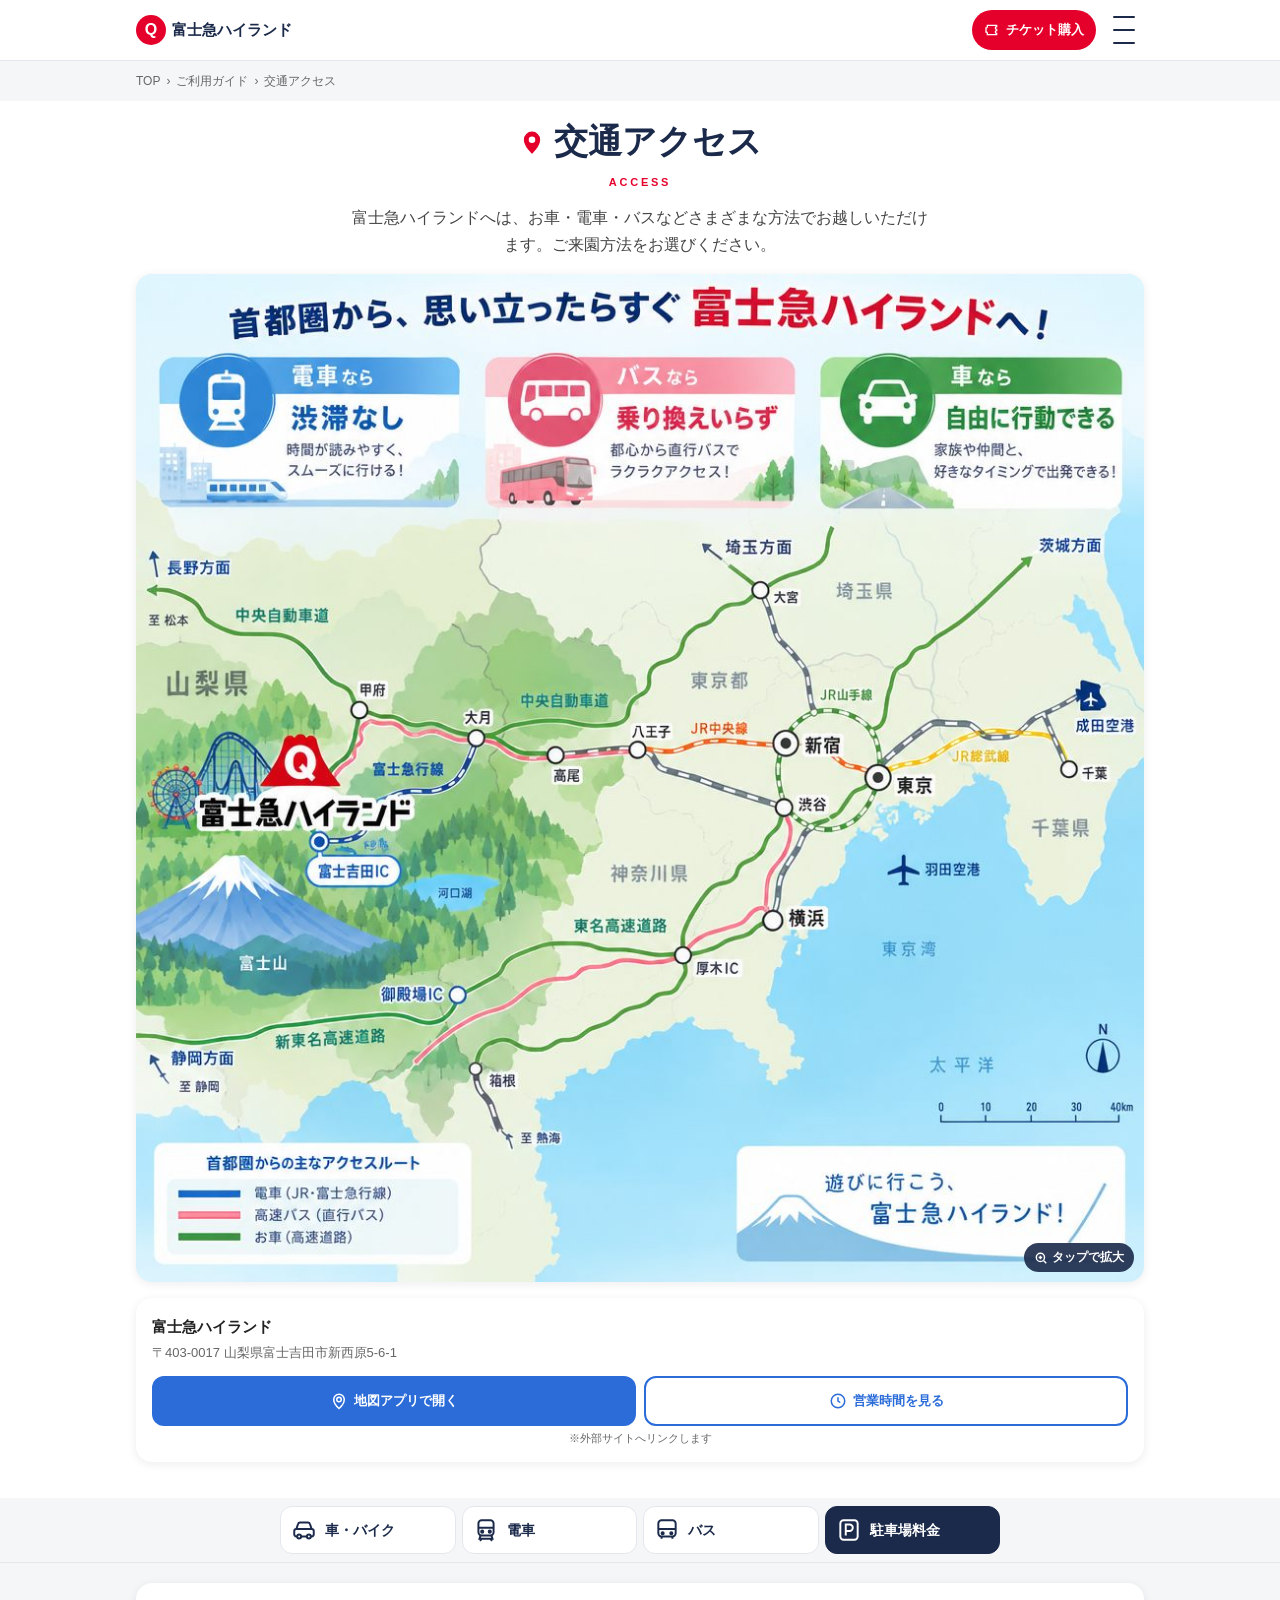
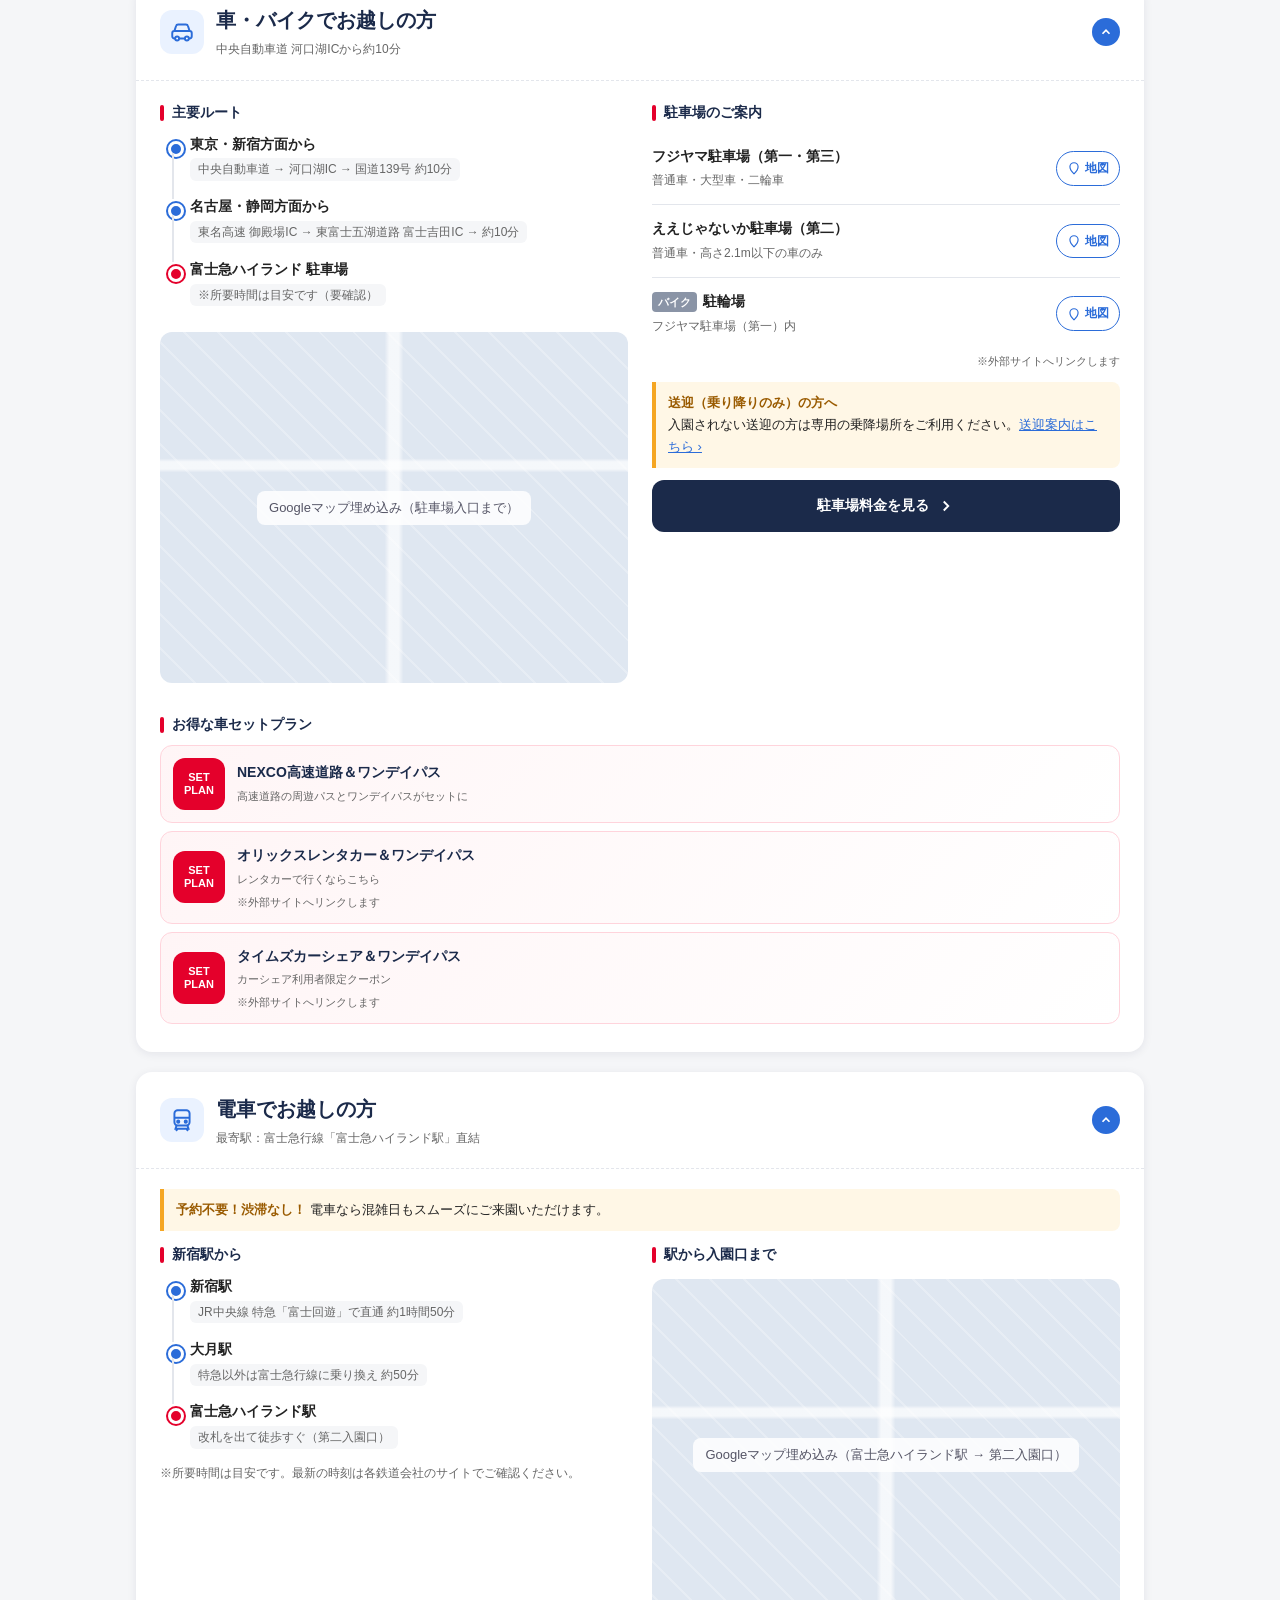
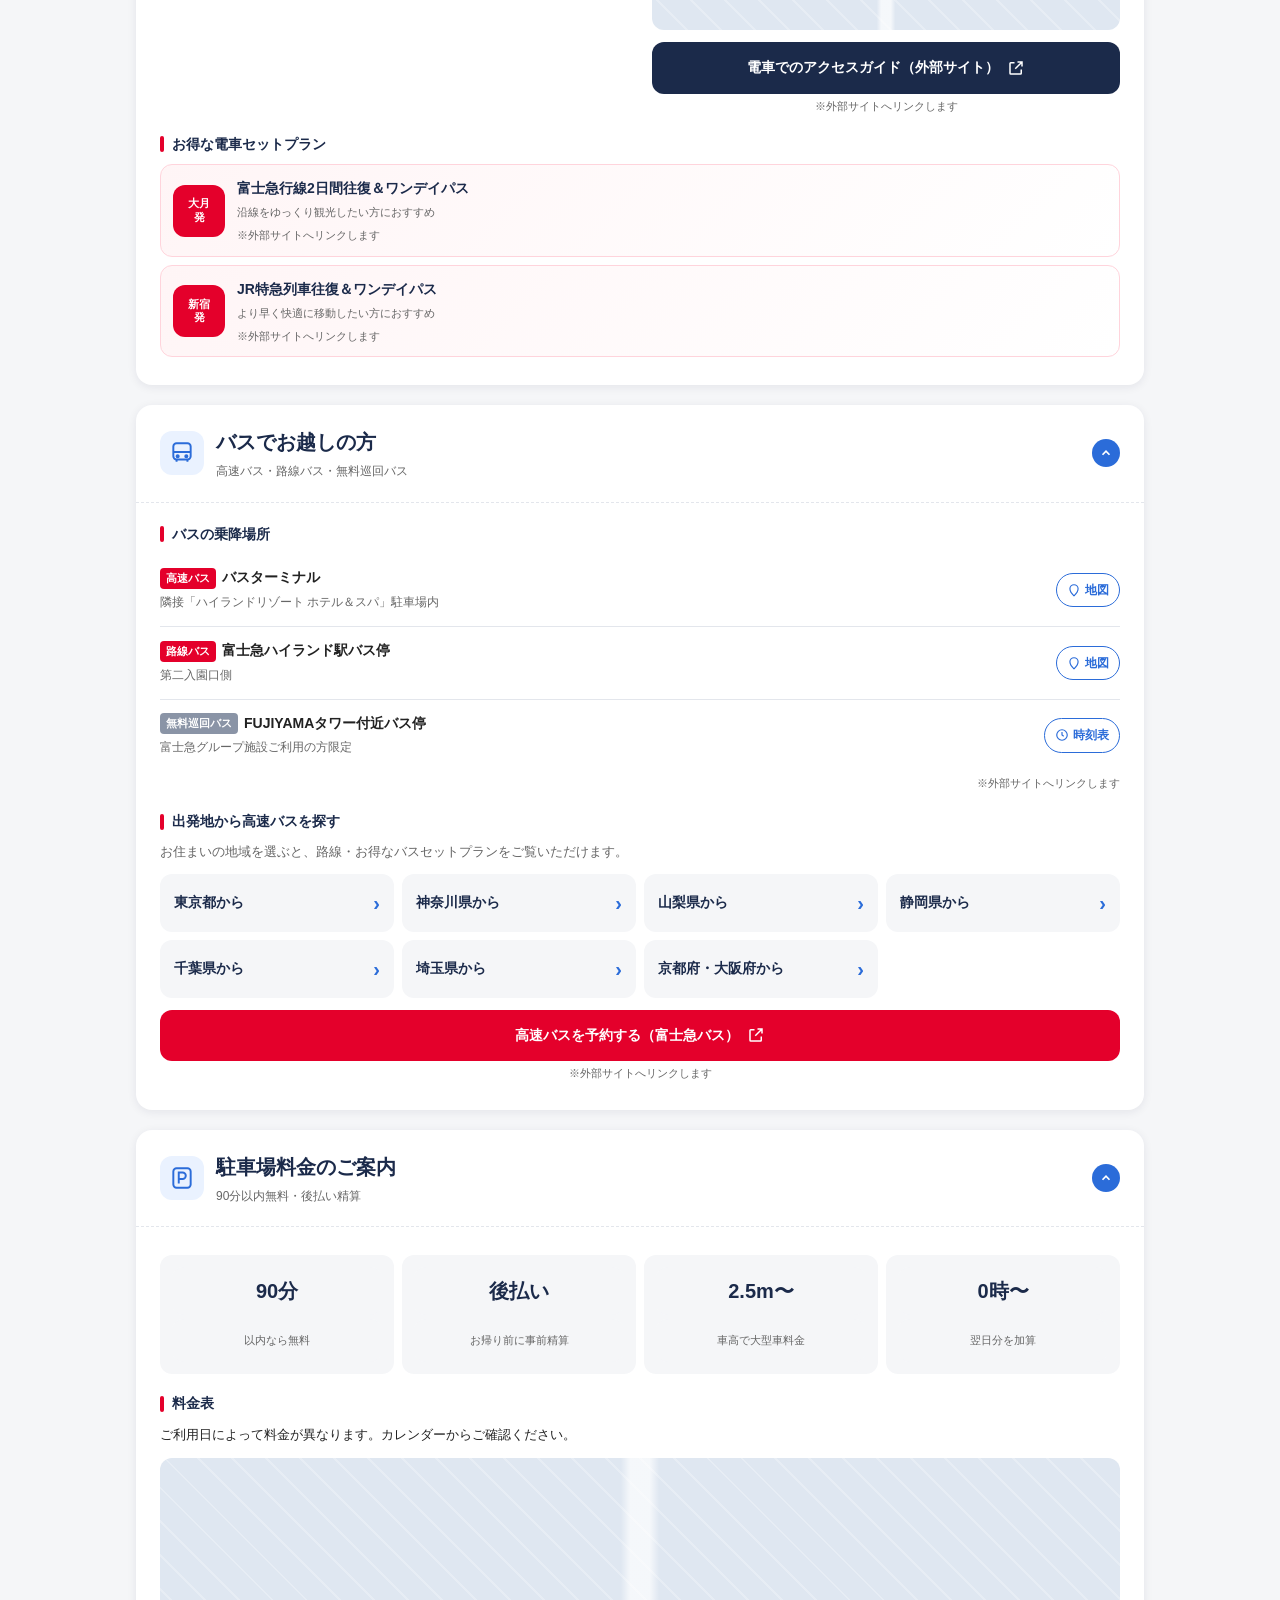
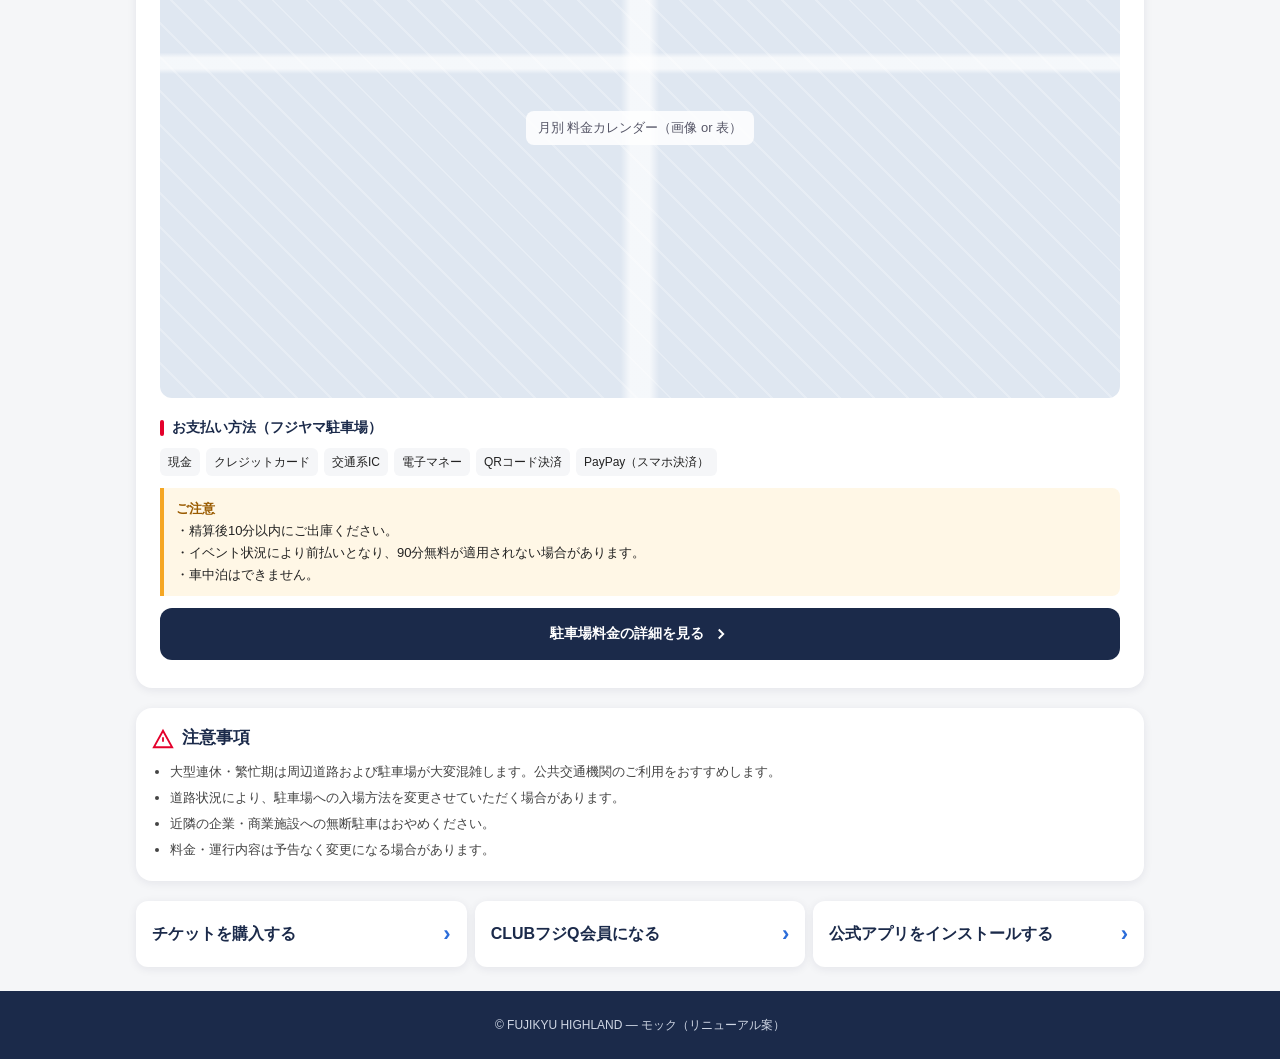
<file: index.html>
<!DOCTYPE html>
<html lang="ja">
<head>
<meta charset="UTF-8">
<meta name="viewport" content="width=device-width, initial-scale=1">
<title>交通アクセス | 富士急ハイランド（リニューアル案モック）</title>
<style>
  :root{
    --red:#e4002b;
    --red-dark:#b80022;
    --navy:#1b2a4a;
    --blue:#2b6cd9;
    --sky:#eaf2ff;
    --ink:#222;
    --muted:#666;
    --line:#e3e6ec;
    --bg:#f5f6f8;
    --card:#fff;
    --radius:16px;
    --shadow:0 2px 10px rgba(20,30,60,.08);
  }
  *{box-sizing:border-box}
  html{scroll-behavior:smooth;scroll-padding-top:120px}
  body{margin:0;font-family:"Hiragino Kaku Gothic ProN","Hiragino Sans","Noto Sans JP","Yu Gothic",Meiryo,sans-serif;color:var(--ink);background:var(--bg);line-height:1.7;-webkit-font-smoothing:antialiased}
  a{color:var(--blue)}
  img{max-width:100%;display:block}
  .container{max-width:1040px;margin:0 auto;padding:0 16px}

  /* ===== header ===== */
  .header{position:sticky;top:0;z-index:50;background:#fff;border-bottom:1px solid var(--line)}
  .header .container{display:flex;align-items:center;justify-content:space-between;height:60px;gap:8px}
  .logo{display:flex;align-items:center;gap:6px;font-weight:800;color:var(--navy);text-decoration:none;font-size:15px;letter-spacing:0;white-space:nowrap}
  .logo .q{width:30px;height:30px;border-radius:50%;background:var(--red);color:#fff;display:grid;place-items:center;font-size:16px;font-weight:900}
  .header-actions{display:flex;align-items:center;gap:8px}
  .btn-ticket{background:var(--red);color:#fff;text-decoration:none;font-weight:700;font-size:13px;padding:9px 12px;border-radius:999px;display:flex;align-items:center;gap:6px;white-space:nowrap}
  .btn-menu{width:40px;height:40px;border:0;background:transparent;display:grid;place-items:center;gap:0;cursor:pointer}
  .btn-menu span{display:block;width:22px;height:2px;background:var(--navy);margin:3px auto;border-radius:2px}

  /* ===== breadcrumb ===== */
  .crumb{font-size:12px;color:var(--muted);padding:10px 0}
  .crumb a{color:var(--muted);text-decoration:none}
  .crumb span{margin:0 6px}

  /* ===== hero ===== */
  .hero{background:#fff;padding:12px 0 20px;text-align:center}
  .hero h1{margin:0;font-size:26px;color:var(--navy);display:flex;align-items:center;justify-content:center;gap:8px}
  .hero h1 .pin{width:28px;height:28px}
  .hero .en{font-size:11px;letter-spacing:.25em;color:var(--red);font-weight:700;margin-top:2px}
  .hero p{margin:12px auto 0;max-width:36em;font-size:14px;color:#444}

  /* ===== key map (first view) ===== */
  .keymap{margin:16px 0 0;position:relative;border-radius:var(--radius);overflow:hidden;box-shadow:var(--shadow);background:#eaf4fb;cursor:zoom-in;display:block;border:0;padding:0;width:100%;font-family:inherit}
  .keymap img{width:100%;height:auto;aspect-ratio:1/1;object-fit:cover;display:block}
  .keymap .zoom{position:absolute;right:10px;bottom:10px;background:rgba(27,42,74,.9);color:#fff;font-size:12px;font-weight:700;padding:6px 10px;border-radius:999px;display:flex;align-items:center;gap:4px}
  .keymap .zoom svg{width:14px;height:14px}
  .lightbox{position:fixed;inset:0;z-index:100;background:rgba(10,15,30,.92);display:none;flex-direction:column}
  .lightbox.is-open{display:flex}
  .lightbox .bar{display:flex;justify-content:space-between;align-items:center;color:#fff;padding:10px 16px;font-size:13px;flex:none}
  .lightbox .close{background:#fff;color:var(--navy);border:0;border-radius:999px;padding:8px 14px;font-weight:800;font-size:13px;font-family:inherit;cursor:pointer}
  .lightbox .scroller{flex:1;overflow:auto;-webkit-overflow-scrolling:touch;touch-action:pan-x pan-y pinch-zoom}
  .lightbox .scroller img{width:max(100%,900px);max-width:none;display:block}
  @media (min-width:900px){.lightbox .scroller img{width:min(100%,1024px);margin:0 auto}}

  /* ===== address card ===== */
  .addr{margin:16px 0;background:var(--card);border-radius:var(--radius);box-shadow:var(--shadow);padding:16px}
  .addr .name{font-weight:700;font-size:15px}
  .addr .text{font-size:13px;color:var(--muted);margin-top:2px}
  .addr .row{display:flex;gap:8px;margin-top:12px}
  .btn{flex:1;display:flex;align-items:center;justify-content:center;gap:6px;padding:12px 6px;border-radius:12px;font-weight:700;font-size:13px;text-decoration:none;border:2px solid transparent;min-height:46px;white-space:nowrap}
  .btn-primary{background:var(--blue);color:#fff}
  .btn-outline{background:#fff;color:var(--blue);border-color:var(--blue)}
  .btn svg{width:18px;height:18px;flex:none}

  /* ===== sticky mode nav ===== */
  .modenav{position:sticky;top:60px;z-index:40;background:rgba(245,246,248,.95);backdrop-filter:blur(6px);padding:8px 0;border-bottom:1px solid var(--line)}
  .modenav ul{list-style:none;margin:0;padding:0;display:grid;grid-template-columns:repeat(4,1fr);gap:6px}
  .modenav a{display:flex;flex-direction:column;align-items:center;gap:2px;padding:8px 4px;border-radius:12px;background:#fff;border:1px solid var(--line);text-decoration:none;color:var(--navy);font-size:11px;font-weight:700;line-height:1.2}
  .modenav a svg{width:26px;height:26px}
  .modenav a.is-active{background:var(--navy);color:#fff;border-color:var(--navy)}

  /* ===== section / accordion cards ===== */
  .section{margin:20px 0}
  details.card{background:var(--card);border-radius:var(--radius);box-shadow:var(--shadow);overflow:hidden;margin-bottom:12px}
  details.card>summary{list-style:none;cursor:pointer;display:flex;align-items:center;gap:12px;padding:16px;font-weight:800;font-size:17px;color:var(--navy);position:relative}
  details.card>summary::-webkit-details-marker{display:none}
  details.card>summary .ic{width:44px;height:44px;border-radius:12px;background:var(--sky);display:grid;place-items:center;flex:none}
  details.card>summary .ic svg{width:26px;height:26px}
  details.card>summary .sub{display:block;font-size:12px;color:var(--muted);font-weight:500;margin-top:2px}
  details.card>summary .arrow{margin-left:auto;width:28px;height:28px;border-radius:50%;background:var(--blue);display:grid;place-items:center;flex:none;transition:transform .25s}
  details.card>summary .arrow svg{width:14px;height:14px}
  details.card[open]>summary .arrow{transform:rotate(180deg)}
  details.card .body{padding:0 16px 20px;border-top:1px dashed var(--line);padding-top:16px}

  h3.lbl{font-size:14px;margin:18px 0 8px;color:var(--navy);display:flex;align-items:center;gap:8px}
  h3.lbl::before{content:"";width:4px;height:16px;background:var(--red);border-radius:2px}
  h3.lbl:first-child{margin-top:0}

  /* route steps */
  .steps{list-style:none;margin:0;padding:0;position:relative}
  .steps li{position:relative;padding:0 0 14px 30px;font-size:14px}
  .steps li::before{content:"";position:absolute;left:8px;top:8px;width:10px;height:10px;border-radius:50%;background:var(--blue);border:3px solid #fff;box-shadow:0 0 0 2px var(--blue)}
  .steps li:not(:last-child)::after{content:"";position:absolute;left:12px;top:20px;bottom:-4px;width:2px;background:var(--line)}
  .steps li.goal::before{background:var(--red);box-shadow:0 0 0 2px var(--red)}
  .steps .st{font-weight:700}
  .steps .via{display:inline-block;font-size:12px;color:var(--muted);background:var(--bg);border-radius:6px;padding:1px 8px;margin-top:2px}

  /* list of places */
  .place{display:flex;align-items:center;gap:10px;padding:12px 0;border-bottom:1px solid var(--line);font-size:14px}
  .place:last-child{border-bottom:0}
  .place .t{flex:1}
  .place .t b{display:block}
  .place .t small{color:var(--muted);font-size:12px}
  .place .map{flex:none;display:flex;align-items:center;gap:4px;font-size:12px;font-weight:700;color:var(--blue);text-decoration:none;border:1.5px solid var(--blue);border-radius:999px;padding:6px 10px;white-space:nowrap}
  .place .map svg{width:14px;height:14px}

  .tag{display:inline-block;font-size:11px;font-weight:700;color:#fff;background:var(--red);border-radius:4px;padding:1px 6px;margin-right:6px;vertical-align:middle}
  .tag.gray{background:#8a94a6}

  .note{background:#fff7e6;border-left:4px solid #f5a623;padding:10px 12px;font-size:13px;border-radius:0 8px 8px 0;margin:12px 0}
  .note b{color:#9a5b00}

  /* fee */
  .fee{display:grid;grid-template-columns:1fr 1fr;gap:8px;margin:8px 0}
  .fee div{background:var(--bg);border-radius:12px;padding:12px;text-align:center}
  .fee .v{font-size:20px;font-weight:800;color:var(--navy);line-height:1.2}
  .fee .k{font-size:11px;color:var(--muted);margin-top:4px}
  .pay{display:flex;flex-wrap:wrap;gap:6px;font-size:12px}
  .pay span{background:var(--bg);border-radius:6px;padding:4px 8px}

  /* set plans */
  .plans{display:grid;gap:8px}
  .plan{display:flex;align-items:center;gap:12px;background:linear-gradient(135deg,#fff5f6,#fff);border:1.5px solid #ffd4dc;border-radius:12px;padding:12px;text-decoration:none;color:var(--ink)}
  .plan .pct{flex:none;width:52px;height:52px;border-radius:12px;background:var(--red);color:#fff;display:grid;place-items:center;font-weight:900;font-size:11px;text-align:center;line-height:1.2}
  .plan .t{flex:1;font-size:13px}
  .plan .t b{display:block;font-size:14px;color:var(--navy)}
  .plan .t small{color:var(--muted)}
  .plan .ext{flex:none;font-size:11px;color:var(--muted)}

  /* prefecture chips */
  .chips{display:grid;grid-template-columns:repeat(2,1fr);gap:8px}
  .chips a{display:flex;align-items:center;justify-content:space-between;background:var(--bg);border-radius:12px;padding:12px 14px;text-decoration:none;color:var(--navy);font-weight:700;font-size:14px}
  .chips a::after{content:"›";font-size:20px;color:var(--blue)}

  /* link button */
  .linkbtn{display:flex;align-items:center;justify-content:center;gap:8px;background:var(--navy);color:#fff;text-decoration:none;font-weight:700;padding:14px;border-radius:12px;font-size:14px;margin-top:12px}
  .linkbtn.red{background:var(--red)}
  .linkbtn svg{width:18px;height:18px}

  /* map embed placeholder */
  .mapbox{margin:12px 0;background:#dfe7f1;border-radius:12px;aspect-ratio:4/3;display:grid;place-items:center;color:#556;font-size:13px;text-align:center;position:relative;overflow:hidden}
  .mapbox::before{content:"";position:absolute;inset:0;background:
    linear-gradient(90deg,transparent 48%,rgba(255,255,255,.7) 49%,rgba(255,255,255,.7) 51%,transparent 52%),
    linear-gradient(0deg,transparent 60%,rgba(255,255,255,.7) 61%,rgba(255,255,255,.7) 63%,transparent 64%),
    repeating-linear-gradient(45deg,rgba(255,255,255,.25) 0 2px,transparent 2px 24px)}
  .mapbox span{position:relative;background:rgba(255,255,255,.85);padding:6px 12px;border-radius:8px}

  /* cautions */
  .caution{background:var(--card);border-radius:var(--radius);box-shadow:var(--shadow);padding:16px}
  .caution h2{margin:0 0 8px;font-size:17px;color:var(--navy);display:flex;align-items:center;gap:8px}
  .caution h2 svg{width:22px;height:22px}
  .caution ul{margin:0;padding-left:18px;font-size:13px;color:#444}
  .caution li{margin:4px 0}

  /* related */
  .related{display:grid;gap:8px;margin:20px 0}
  .related a{display:flex;align-items:center;justify-content:space-between;background:#fff;border-radius:12px;padding:14px 16px;text-decoration:none;color:var(--navy);font-weight:700;box-shadow:var(--shadow)}
  .related a::after{content:"›";font-size:22px;color:var(--blue)}

  footer{background:var(--navy);color:#cfd6e4;font-size:12px;text-align:center;padding:24px 16px 100px;margin-top:24px}

  /* fixed bottom bar (mobile) */
  .bottombar{position:fixed;left:0;right:0;bottom:0;z-index:60;background:rgba(255,255,255,.96);border-top:1px solid var(--line);padding:8px 12px calc(8px + env(safe-area-inset-bottom));display:flex;gap:8px}
  .bottombar a{flex:1;display:flex;align-items:center;justify-content:center;gap:6px;padding:12px;border-radius:12px;text-decoration:none;font-weight:800;font-size:14px}
  .bottombar .map{background:#fff;color:var(--blue);border:2px solid var(--blue)}
  .bottombar .tk{background:var(--red);color:#fff}
  .bottombar svg{width:18px;height:18px}
  .totop{position:fixed;right:12px;bottom:82px;z-index:55;width:40px;height:40px;border-radius:50%;background:var(--navy);color:#fff;display:grid;place-items:center;text-decoration:none;box-shadow:var(--shadow)}

  /* ===== desktop ===== */
  @media (min-width:900px){
    .hero h1{font-size:34px}
    .hero p{font-size:16px}
    .modenav ul{max-width:720px;margin:0 auto}
    .modenav a{flex-direction:row;gap:8px;font-size:14px;padding:10px}
    .two{display:grid;grid-template-columns:1fr 1fr;gap:16px 24px;align-items:start}
    .chips{grid-template-columns:repeat(4,1fr)}
    .fee{grid-template-columns:repeat(4,1fr)}
    details.card>summary{font-size:20px;padding:20px 24px}
    details.card .body{padding:20px 24px 28px}
    .bottombar,.totop{display:none}
    footer{padding-bottom:24px}
    .related{grid-template-columns:repeat(3,1fr)}
  }

  /* 外部リンク注記 */
  .extnote{display:block;font-size:11px;line-height:1.5;color:var(--muted);font-weight:400;margin-top:4px;text-align:center}
  .place-group+.extnote,.pl-group+.extnote{text-align:right}
  .lbl2{display:block;text-align:center;line-height:1.25}
  .lbl2 .extnote{font-size:9px;margin-top:1px;color:inherit;opacity:.8}
  .plan .extnote{text-align:left}
</style>
</head>
<body>

<!-- ===== Header ===== -->
<header class="header">
  <div class="container">
    <a class="logo" href="#"><span class="q">Q</span>富士急ハイランド</a>
    <div class="header-actions">
      <a class="btn-ticket" href="#">
        <svg viewBox="0 0 24 24" width="16" height="16" fill="none" stroke="currentColor" stroke-width="2"><path d="M3 9a2 2 0 0 0 2-2V5h14v2a2 2 0 0 0 0 4v2a2 2 0 0 0 0 4v2H5v-2a2 2 0 0 0-2-2z"/></svg>
        チケット購入
      </a>
      <button class="btn-menu" aria-label="メニュー"><span></span><span></span><span></span></button>
    </div>
  </div>
</header>

<main>
<div class="container">
  <nav class="crumb"><a href="#">TOP</a><span>›</span><a href="#">ご利用ガイド</a><span>›</span>交通アクセス</nav>
</div>

<!-- ===== Hero ===== -->
<section class="hero">
  <div class="container">
    <h1>
      <svg class="pin" viewBox="0 0 24 24" fill="none"><path d="M12 22s7-6.2 7-12a7 7 0 1 0-14 0c0 5.8 7 12 7 12z" fill="#e4002b"/><circle cx="12" cy="10" r="2.8" fill="#fff"/></svg>
      交通アクセス
    </h1>
    <div class="en">ACCESS</div>
    <p>富士急ハイランドへは、お車・電車・バスなどさまざまな方法でお越しいただけます。ご来園方法をお選びください。</p>

    <button class="keymap" type="button" data-lightbox aria-label="首都圏からのアクセスルートマップを拡大表示">
      <img src="img/map.jpg" alt="首都圏からのアクセスルートマップ：電車（JR・富士急行線）、高速バス、車（中央道・東名）の主要ルート" width="1024" height="1024" fetchpriority="high">
      <span class="zoom"><svg viewBox="0 0 24 24" fill="none" stroke="currentColor" stroke-width="2.5"><circle cx="11" cy="11" r="7"/><path d="M21 21l-4.3-4.3M11 8v6M8 11h6"/></svg>タップで拡大</span>
    </button>

    <div class="addr" style="text-align:left">
      <div class="name">富士急ハイランド</div>
      <div class="text">〒403-0017 山梨県富士吉田市新西原5-6-1</div>
      <div class="row">
        <a class="btn btn-primary" href="https://maps.app.goo.gl/k1QEmaCw5jQvgtTi9" target="_blank" rel="noopener">
          <svg viewBox="0 0 24 24" fill="none" stroke="currentColor" stroke-width="2"><path d="M12 22s7-6.2 7-12a7 7 0 1 0-14 0c0 5.8 7 12 7 12z"/><circle cx="12" cy="10" r="3"/></svg>
          地図アプリで開く
        </a>
        <a class="btn btn-outline" href="#">
          <svg viewBox="0 0 24 24" fill="none" stroke="currentColor" stroke-width="2"><circle cx="12" cy="12" r="9"/><path d="M12 7v5l3 2"/></svg>
          営業時間を見る
        </a>
      </div>
      <small class="extnote">※外部サイトへリンクします</small>
    </div>
  </div>
</section>

<!-- ===== Sticky mode nav ===== -->
<nav class="modenav" aria-label="交通手段を選ぶ">
  <div class="container">
    <ul>
      <li><a href="#car" class="is-active">
        <svg viewBox="0 0 24 24" fill="none" stroke="currentColor" stroke-width="1.8"><path d="M5 11l1.5-4.5A2 2 0 0 1 8.4 5h7.2a2 2 0 0 1 1.9 1.5L19 11"/><rect x="3" y="11" width="18" height="7" rx="2"/><circle cx="7.5" cy="18" r="1.8" fill="#fff"/><circle cx="16.5" cy="18" r="1.8" fill="#fff"/></svg>
        車・バイク</a></li>
      <li><a href="#train">
        <svg viewBox="0 0 24 24" fill="none" stroke="currentColor" stroke-width="1.8"><rect x="5" y="3" width="14" height="14" rx="3"/><path d="M5 10h14M8 20l-1.5 2M16 20l1.5 2M7 17l-1 3h12l-1-3"/><circle cx="8.5" cy="13.5" r="1" fill="currentColor"/><circle cx="15.5" cy="13.5" r="1" fill="currentColor"/></svg>
        電車</a></li>
      <li><a href="#bus">
        <svg viewBox="0 0 24 24" fill="none" stroke="currentColor" stroke-width="1.8"><rect x="4" y="3" width="16" height="15" rx="3"/><path d="M4 11h16M7 18v2M17 18v2"/><circle cx="8" cy="15" r="1" fill="currentColor"/><circle cx="16" cy="15" r="1" fill="currentColor"/></svg>
        バス</a></li>
      <li><a href="#parking">
        <svg viewBox="0 0 24 24" fill="none" stroke="currentColor" stroke-width="1.8"><rect x="4" y="3" width="16" height="18" rx="3"/><path d="M9 17V7h3.5a3 3 0 0 1 0 6H9"/></svg>
        駐車場料金</a></li>
    </ul>
  </div>
</nav>

<div class="container">

<!-- ===== 車・バイク ===== -->
<section class="section" id="car">
  <details class="card" open>
    <summary>
      <span class="ic"><svg viewBox="0 0 24 24" fill="none" stroke="#2b6cd9" stroke-width="1.8"><path d="M5 11l1.5-4.5A2 2 0 0 1 8.4 5h7.2a2 2 0 0 1 1.9 1.5L19 11"/><rect x="3" y="11" width="18" height="7" rx="2"/><circle cx="7.5" cy="18" r="1.8" fill="#fff"/><circle cx="16.5" cy="18" r="1.8" fill="#fff"/></svg></span>
      <span>車・バイクでお越しの方<span class="sub">中央自動車道 河口湖ICから約10分</span></span>
      <span class="arrow"><svg viewBox="0 0 24 24" fill="none" stroke="#fff" stroke-width="3"><path d="M6 9l6 6 6-6"/></svg></span>
    </summary>
    <div class="body">
      <div class="two">
        <div>
          <h3 class="lbl">主要ルート</h3>
          <ul class="steps">
            <li><span class="st">東京・新宿方面から</span><br><span class="via">中央自動車道 → 河口湖IC → 国道139号 約10分</span></li>
            <li><span class="st">名古屋・静岡方面から</span><br><span class="via">東名高速 御殿場IC → 東富士五湖道路 富士吉田IC → 約10分</span></li>
            <li class="goal"><span class="st">富士急ハイランド 駐車場</span><br><span class="via">※所要時間は目安です（要確認）</span></li>
          </ul>
          <div class="mapbox"><span>Googleマップ埋め込み（駐車場入口まで）</span></div>
        </div>
        <div>
          <h3 class="lbl">駐車場のご案内</h3>
          <div class="place-group"><div class="place">
            <div class="t"><b>フジヤマ駐車場（第一・第三）</b><small>普通車・大型車・二輪車</small></div>
            <a class="map" href="https://maps.app.goo.gl/2kETEwMKgXVMJ8Nm9" target="_blank" rel="noopener"><svg viewBox="0 0 24 24" fill="none" stroke="currentColor" stroke-width="2"><path d="M12 22s7-6.2 7-12a7 7 0 1 0-14 0c0 5.8 7 12 7 12z"/></svg>地図</a>
          </div>
          <div class="place">
            <div class="t"><b>ええじゃないか駐車場（第二）</b><small>普通車・高さ2.1m以下の車のみ</small></div>
            <a class="map" href="https://maps.app.goo.gl/FS5XvmAkgKm2bpzc8" target="_blank" rel="noopener"><svg viewBox="0 0 24 24" fill="none" stroke="currentColor" stroke-width="2"><path d="M12 22s7-6.2 7-12a7 7 0 1 0-14 0c0 5.8 7 12 7 12z"/></svg>地図</a>
          </div>
          <div class="place">
            <div class="t"><b><span class="tag gray">バイク</span>駐輪場</b><small>フジヤマ駐車場（第一）内</small></div>
            <a class="map" href="https://maps.app.goo.gl/R9jj3ikvfYVL3HwKA" target="_blank" rel="noopener"><svg viewBox="0 0 24 24" fill="none" stroke="currentColor" stroke-width="2"><path d="M12 22s7-6.2 7-12a7 7 0 1 0-14 0c0 5.8 7 12 7 12z"/></svg>地図</a>
          </div>
          </div><small class="extnote">※外部サイトへリンクします</small>
          <div class="note"><b>送迎（乗り降りのみ）の方へ</b><br>入園されない送迎の方は専用の乗降場所をご利用ください。<a href="https://www.fujiq.jp/news/pickup_car_2023.html">送迎案内はこちら ›</a></div>
          <a class="linkbtn" href="#parking">駐車場料金を見る
            <svg viewBox="0 0 24 24" fill="none" stroke="currentColor" stroke-width="2.5"><path d="M9 6l6 6-6 6"/></svg></a>
        </div>
      </div>

      <h3 class="lbl">お得な車セットプラン</h3>
      <div class="plans">
        <a class="plan" href="https://www.fujiq.jp/event/highwayplan.html"><span class="pct">SET<br>PLAN</span><span class="t"><b>NEXCO高速道路＆ワンデイパス</b><small>高速道路の周遊パスとワンデイパスがセットに</small></span></a>
        <a class="plan" href="https://car.orix.co.jp/campaign/fuji_qLP.html"><span class="pct">SET<br>PLAN</span><span class="t"><b>オリックスレンタカー＆ワンデイパス</b><small>レンタカーで行くならこちら</small><small class="extnote">※外部サイトへリンクします</small></span></a>
        <a class="plan" href="https://share.timescar.jp/ecoupon/fujiq/"><span class="pct">SET<br>PLAN</span><span class="t"><b>タイムズカーシェア＆ワンデイパス</b><small>カーシェア利用者限定クーポン</small><small class="extnote">※外部サイトへリンクします</small></span></a>
      </div>
    </div>
  </details>
</section>

<!-- ===== 電車 ===== -->
<section class="section" id="train">
  <details class="card" open>
    <summary>
      <span class="ic"><svg viewBox="0 0 24 24" fill="none" stroke="#2b6cd9" stroke-width="1.8"><rect x="5" y="3" width="14" height="14" rx="3"/><path d="M5 10h14M8 20l-1.5 2M16 20l1.5 2M7 17l-1 3h12l-1-3"/><circle cx="8.5" cy="13.5" r="1" fill="#2b6cd9"/><circle cx="15.5" cy="13.5" r="1" fill="#2b6cd9"/></svg></span>
      <span>電車でお越しの方<span class="sub">最寄駅：富士急行線「富士急ハイランド駅」直結</span></span>
      <span class="arrow"><svg viewBox="0 0 24 24" fill="none" stroke="#fff" stroke-width="3"><path d="M6 9l6 6 6-6"/></svg></span>
    </summary>
    <div class="body">
      <div class="note" style="margin-top:0"><b>予約不要！渋滞なし！</b> 電車なら混雑日もスムーズにご来園いただけます。</div>
      <div class="two">
        <div>
          <h3 class="lbl">新宿駅から</h3>
          <ul class="steps">
            <li><span class="st">新宿駅</span><br><span class="via">JR中央線 特急「富士回遊」で直通 約1時間50分</span></li>
            <li><span class="st">大月駅</span><br><span class="via">特急以外は富士急行線に乗り換え 約50分</span></li>
            <li class="goal"><span class="st">富士急ハイランド駅</span><br><span class="via">改札を出て徒歩すぐ（第二入園口）</span></li>
          </ul>
          <p style="font-size:12px;color:var(--muted);margin:0">※所要時間は目安です。最新の時刻は各鉄道会社のサイトでご確認ください。</p>
        </div>
        <div>
          <h3 class="lbl">駅から入園口まで</h3>
          <div class="mapbox"><span>Googleマップ埋め込み（富士急ハイランド駅 → 第二入園口）</span></div>
          <a class="linkbtn" href="https://www.fujikyu-railway.jp/denshadefujiq/" target="_blank" rel="noopener">電車でのアクセスガイド（外部サイト）
            <svg viewBox="0 0 24 24" fill="none" stroke="currentColor" stroke-width="2"><path d="M14 4h6v6M20 4l-9 9M19 14v5a1 1 0 0 1-1 1H5a1 1 0 0 1-1-1V6a1 1 0 0 1 1-1h5"/></svg></a>
<small class="extnote">※外部サイトへリンクします</small>
        </div>
      </div>

      <h3 class="lbl">お得な電車セットプラン</h3>
      <div class="plans">
        <a class="plan" href="https://www.fujikyu-railway.jp/ticket/fujiq.php"><span class="pct">大月<br>発</span><span class="t"><b>富士急行線2日間往復＆ワンデイパス</b><small>沿線をゆっくり観光したい方におすすめ</small><small class="extnote">※外部サイトへリンクします</small></span></a>
        <a class="plan" href="https://www.jre-travel.com/feature/fujiq/"><span class="pct">新宿<br>発</span><span class="t"><b>JR特急列車往復＆ワンデイパス</b><small>より早く快適に移動したい方におすすめ</small><small class="extnote">※外部サイトへリンクします</small></span></a>
      </div>
    </div>
  </details>
</section>

<!-- ===== バス ===== -->
<section class="section" id="bus">
  <details class="card" open>
    <summary>
      <span class="ic"><svg viewBox="0 0 24 24" fill="none" stroke="#2b6cd9" stroke-width="1.8"><rect x="4" y="3" width="16" height="15" rx="3"/><path d="M4 11h16M7 18v2M17 18v2"/><circle cx="8" cy="15" r="1" fill="#2b6cd9"/><circle cx="16" cy="15" r="1" fill="#2b6cd9"/></svg></span>
      <span>バスでお越しの方<span class="sub">高速バス・路線バス・無料巡回バス</span></span>
      <span class="arrow"><svg viewBox="0 0 24 24" fill="none" stroke="#fff" stroke-width="3"><path d="M6 9l6 6 6-6"/></svg></span>
    </summary>
    <div class="body">
      <h3 class="lbl">バスの乗降場所</h3>
      <div class="place-group"><div class="place">
        <div class="t"><b><span class="tag">高速バス</span>バスターミナル</b><small>隣接「ハイランドリゾート ホテル＆スパ」駐車場内</small></div>
        <a class="map" href="https://maps.app.goo.gl/nqQ9NiLLDiu8B9Hv5" target="_blank" rel="noopener"><svg viewBox="0 0 24 24" fill="none" stroke="currentColor" stroke-width="2"><path d="M12 22s7-6.2 7-12a7 7 0 1 0-14 0c0 5.8 7 12 7 12z"/></svg>地図</a>
      </div>
      <div class="place">
        <div class="t"><b><span class="tag">路線バス</span>富士急ハイランド駅バス停</b><small>第二入園口側</small></div>
        <a class="map" href="https://maps.app.goo.gl/acPUxMkPr6zQpdC59" target="_blank" rel="noopener"><svg viewBox="0 0 24 24" fill="none" stroke="currentColor" stroke-width="2"><path d="M12 22s7-6.2 7-12a7 7 0 1 0-14 0c0 5.8 7 12 7 12z"/></svg>地図</a>
      </div>
      <div class="place">
        <div class="t"><b><span class="tag gray">無料巡回バス</span>FUJIYAMAタワー付近バス停</b><small>富士急グループ施設ご利用の方限定</small></div>
        <a class="map" href="https://www.highlandstation-inn.com/loop_bus/#timetable" target="_blank" rel="noopener"><svg viewBox="0 0 24 24" fill="none" stroke="currentColor" stroke-width="2"><circle cx="12" cy="12" r="9"/><path d="M12 7v5l3 2"/></svg>時刻表</a>
      </div>

      </div><small class="extnote">※外部サイトへリンクします</small>
          <h3 class="lbl">出発地から高速バスを探す</h3>
      <p style="font-size:13px;color:var(--muted);margin:0 0 10px">お住まいの地域を選ぶと、路線・お得なバスセットプランをご覧いただけます。</p>
      <div class="chips">
        <a href="bus/tokyo.html">東京都から</a>
        <a href="bus/kanagawa.html">神奈川県から</a>
        <a href="bus/yamanashi.html">山梨県から</a>
        <a href="bus/shizuoka.html">静岡県から</a>
        <a href="bus/chiba.html">千葉県から</a>
        <a href="bus/saitama.html">埼玉県から</a>
        <a href="bus/kansai.html">京都府・大阪府から</a>
      </div>
      <a class="linkbtn red" href="#">高速バスを予約する（富士急バス）
        <svg viewBox="0 0 24 24" fill="none" stroke="currentColor" stroke-width="2"><path d="M14 4h6v6M20 4l-9 9M19 14v5a1 1 0 0 1-1 1H5a1 1 0 0 1-1-1V6a1 1 0 0 1 1-1h5"/></svg></a>
<small class="extnote">※外部サイトへリンクします</small>
    </div>
  </details>
</section>

<!-- ===== 駐車場料金 ===== -->
<section class="section" id="parking">
  <details class="card" open>
    <summary>
      <span class="ic"><svg viewBox="0 0 24 24" fill="none" stroke="#2b6cd9" stroke-width="1.8"><rect x="4" y="3" width="16" height="18" rx="3"/><path d="M9 17V7h3.5a3 3 0 0 1 0 6H9"/></svg></span>
      <span>駐車場料金のご案内<span class="sub">90分以内無料・後払い精算</span></span>
      <span class="arrow"><svg viewBox="0 0 24 24" fill="none" stroke="#fff" stroke-width="3"><path d="M6 9l6 6 6-6"/></svg></span>
    </summary>
    <div class="body">
      <div class="fee">
        <div><div class="v">90分</div><div class="k">以内なら無料</div></div>
        <div><div class="v">後払い</div><div class="k">お帰り前に事前精算</div></div>
        <div><div class="v">2.5m〜</div><div class="k">車高で大型車料金</div></div>
        <div><div class="v">0時〜</div><div class="k">翌日分を加算</div></div>
      </div>
      <h3 class="lbl">料金表</h3>
      <p style="font-size:13px;margin:0 0 8px">ご利用日によって料金が異なります。カレンダーからご確認ください。</p>
      <div class="mapbox" style="aspect-ratio:16/9"><span>月別 料金カレンダー（画像 or 表）</span></div>
      <h3 class="lbl">お支払い方法（フジヤマ駐車場）</h3>
      <div class="pay"><span>現金</span><span>クレジットカード</span><span>交通系IC</span><span>電子マネー</span><span>QRコード決済</span><span>PayPay（スマホ決済）</span></div>
      <div class="note"><b>ご注意</b><br>・精算後10分以内にご出庫ください。<br>・イベント状況により前払いとなり、90分無料が適用されない場合があります。<br>・車中泊はできません。</div>
      <a class="linkbtn" href="https://www.fujiq.jp/ticket/packing0320.html">駐車場料金の詳細を見る
        <svg viewBox="0 0 24 24" fill="none" stroke="currentColor" stroke-width="2.5"><path d="M9 6l6 6-6 6"/></svg></a>
    </div>
  </details>
</section>

<!-- ===== 注意事項 ===== -->
<section class="section">
  <div class="caution">
    <h2><svg viewBox="0 0 24 24" fill="none" stroke="#e4002b" stroke-width="2"><path d="M12 3l10 18H2L12 3z"/><path d="M12 10v5M12 18h.01"/></svg>注意事項</h2>
    <ul>
      <li>大型連休・繁忙期は周辺道路および駐車場が大変混雑します。公共交通機関のご利用をおすすめします。</li>
      <li>道路状況により、駐車場への入場方法を変更させていただく場合があります。</li>
      <li>近隣の企業・商業施設への無断駐車はおやめください。</li>
      <li>料金・運行内容は予告なく変更になる場合があります。</li>
    </ul>
  </div>
</section>

<!-- ===== 関連リンク ===== -->
<div class="related">
  <a href="https://membersclub.fujiq.jp/ticket/">チケットを購入する</a>
  <a href="https://www.fujiq.jp/clubfujiq/index.html">CLUBフジQ会員になる</a>
  <a href="https://www.fujiq.jp/special/highland_app/index.html">公式アプリをインストールする</a>
</div>

</div><!-- /container -->
</main>

<footer>© FUJIKYU HIGHLAND — モック（リニューアル案）</footer>

<div class="lightbox" id="lightbox" role="dialog" aria-modal="true" aria-label="アクセスルートマップ">
  <div class="bar"><span>ピンチ・スクロールで拡大できます</span><button class="close" type="button" data-lightbox-close>閉じる ✕</button></div>
  <div class="scroller"><img src="img/map.jpg" alt="首都圏からのアクセスルートマップ（拡大）"></div>
</div>

<a class="totop" href="#" aria-label="ページトップへ"><svg viewBox="0 0 24 24" width="18" height="18" fill="none" stroke="currentColor" stroke-width="3"><path d="M6 15l6-6 6 6"/></svg></a>

<div class="bottombar">
  <a class="map" href="https://maps.app.goo.gl/k1QEmaCw5jQvgtTi9" target="_blank" rel="noopener">
    <svg viewBox="0 0 24 24" fill="none" stroke="currentColor" stroke-width="2"><path d="M12 22s7-6.2 7-12a7 7 0 1 0-14 0c0 5.8 7 12 7 12z"/><circle cx="12" cy="10" r="3"/></svg><span class="lbl2">地図を開く<small class="extnote">※外部サイトへリンクします</small></span></a>
  <a class="tk" href="https://membersclub.fujiq.jp/ticket/">
    <svg viewBox="0 0 24 24" fill="none" stroke="currentColor" stroke-width="2"><path d="M3 9a2 2 0 0 0 2-2V5h14v2a2 2 0 0 0 0 4v2a2 2 0 0 0 0 4v2H5v-2a2 2 0 0 0-2-2z"/></svg>チケット購入</a>
</div>

<script>
  // ルートマップの拡大表示
  const lb=document.getElementById('lightbox');
  document.querySelectorAll('[data-lightbox]').forEach(b=>b.addEventListener('click',()=>{lb.classList.add('is-open');document.body.style.overflow='hidden';}));
  const closeLb=()=>{lb.classList.remove('is-open');document.body.style.overflow='';};
  document.querySelectorAll('[data-lightbox-close]').forEach(b=>b.addEventListener('click',closeLb));
  document.addEventListener('keydown',e=>{if(e.key==='Escape')closeLb();});
  // 交通手段ナビ：スクロール位置に応じてアクティブ表示を切り替える
  const links=[...document.querySelectorAll('.modenav a')];
  const secs=links.map(a=>document.querySelector(a.getAttribute('href')));
  const io=new IntersectionObserver(es=>{
    es.forEach(e=>{ if(e.isIntersecting){
      links.forEach(l=>l.classList.toggle('is-active',l.getAttribute('href')==='#'+e.target.id));
    }});
  },{rootMargin:'-130px 0px -60% 0px'});
  secs.forEach(s=>s&&io.observe(s));
  // モバイルでは2つ目以降のカードを閉じた状態で開始（1画面に収めて選びやすく）
  if(matchMedia('(max-width:899px)').matches){
    document.querySelectorAll('details.card').forEach((d,i)=>{ if(i>0) d.open=false; });
    links.forEach(a=>a.addEventListener('click',()=>{ const d=document.querySelector(a.getAttribute('href')+' details'); if(d) d.open=true; }));
  }
</script>
</body>
</html>
</file>
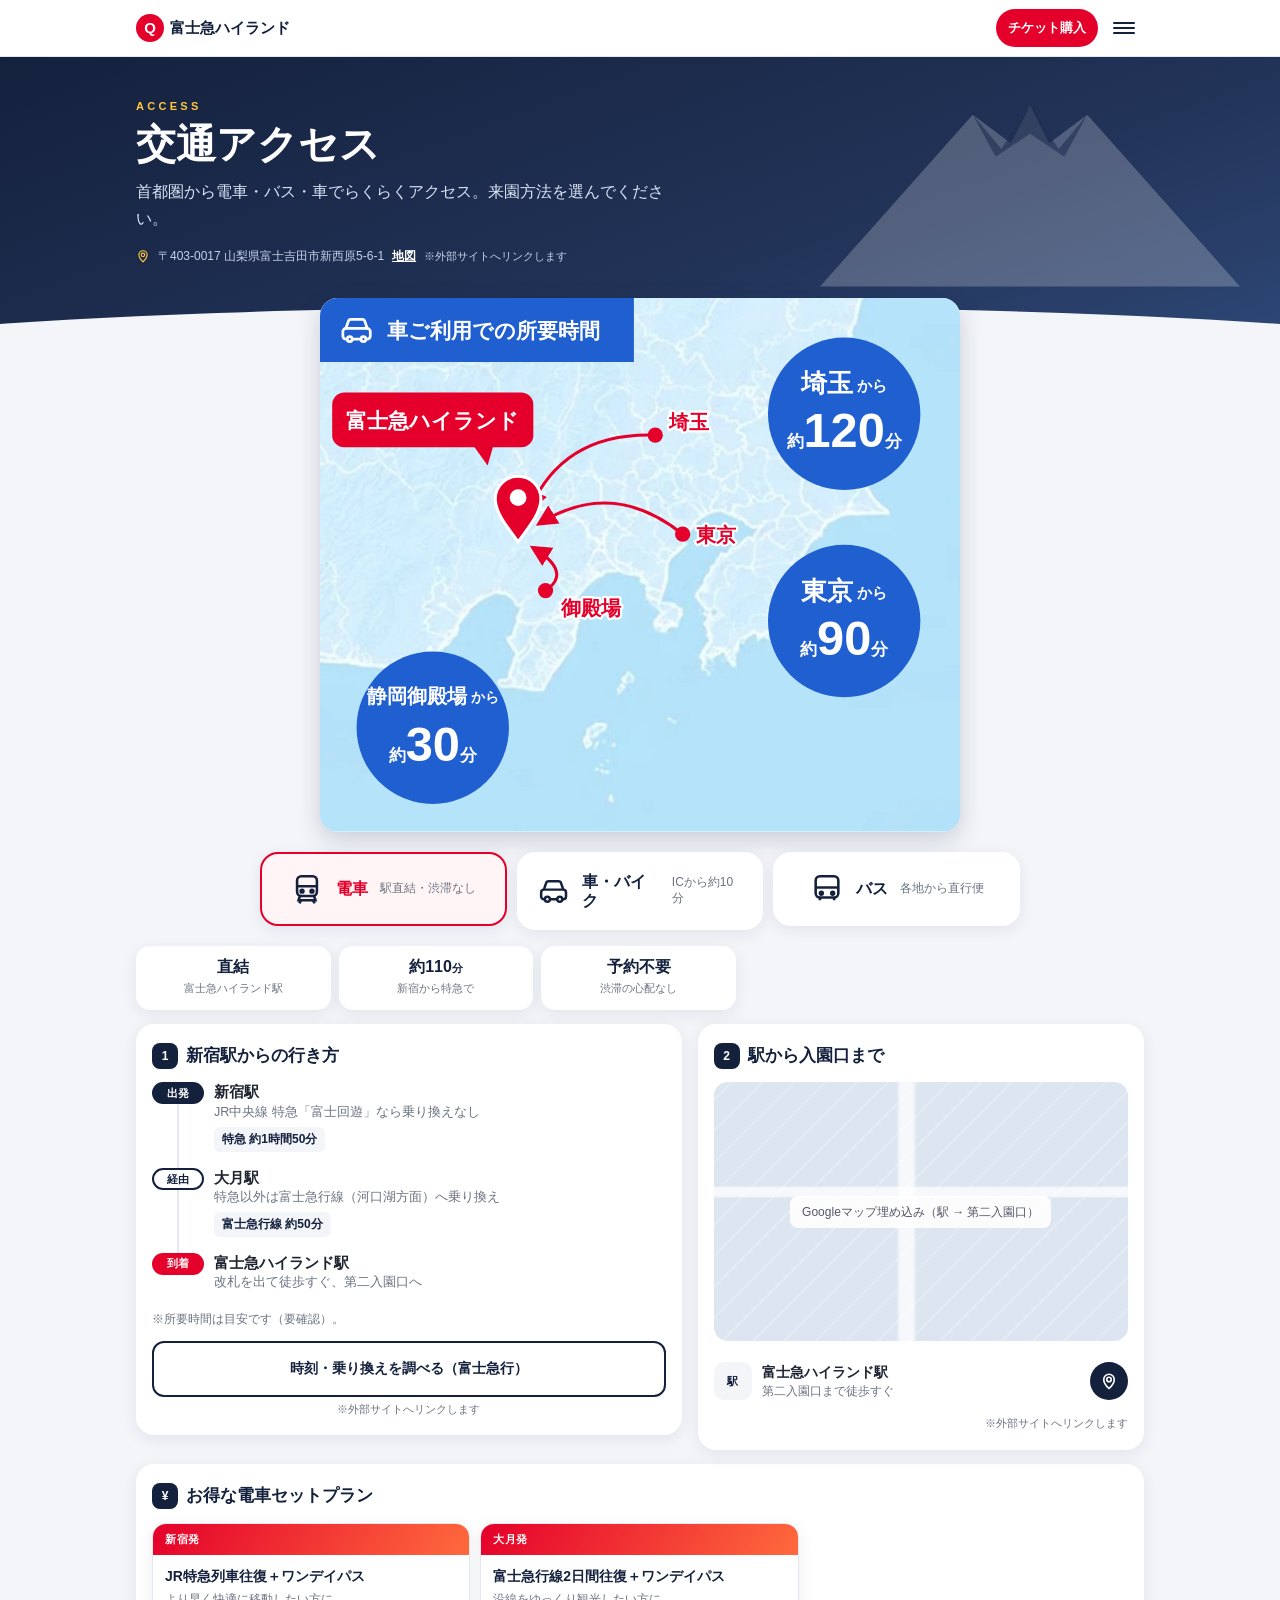
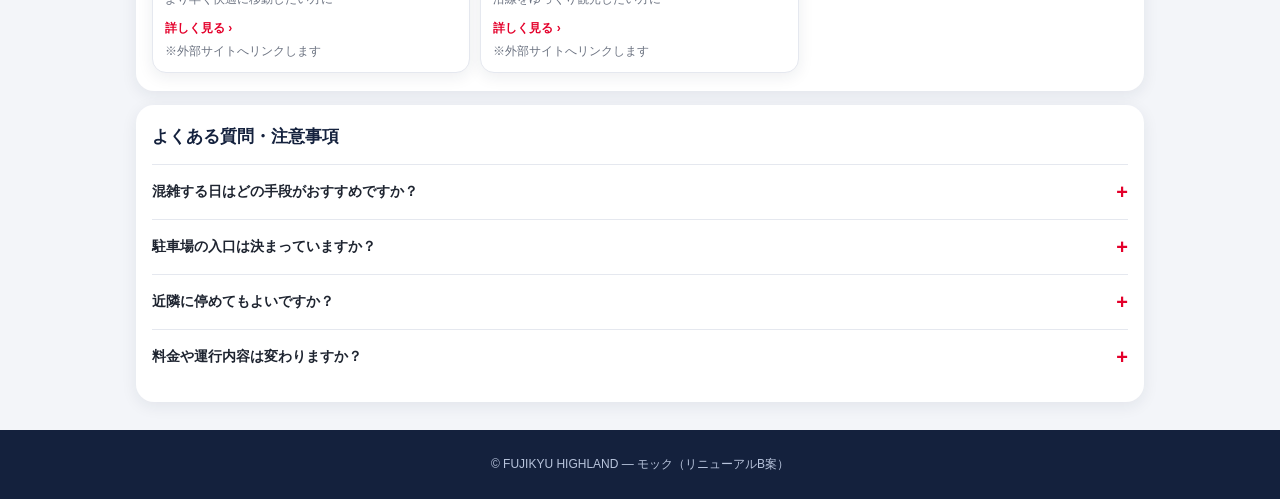
<file: index-b.html>
<!DOCTYPE html>
<html lang="ja">
<head>
<meta charset="UTF-8">
<meta name="viewport" content="width=device-width, initial-scale=1">
<title>交通アクセス | 富士急ハイランド（リニューアルB案モック）</title>
<style>
  :root{
    --red:#e4002b;
    --navy:#14213d;
    --navy2:#223358;
    --accent:#ffc83d;
    --ink:#1e2430;
    --muted:#6b7280;
    --line:#e5e8ef;
    --bg:#f3f5f9;
    --card:#fff;
    --r:18px;
    --shadow:0 4px 16px rgba(20,33,61,.08);
  }
  *{box-sizing:border-box}
  html{scroll-behavior:smooth}
  body{margin:0;font-family:"Hiragino Kaku Gothic ProN","Hiragino Sans","Noto Sans JP","Yu Gothic",Meiryo,sans-serif;color:var(--ink);background:var(--bg);line-height:1.7;-webkit-font-smoothing:antialiased}
  a{color:var(--navy)}
  .wrap{max-width:1040px;margin:0 auto;padding:0 16px}

  /* header */
  .header{position:sticky;top:0;z-index:50;background:#fff;border-bottom:1px solid var(--line)}
  .header .wrap{display:flex;align-items:center;justify-content:space-between;height:56px}
  .logo{display:flex;align-items:center;gap:6px;font-weight:800;color:var(--navy);text-decoration:none;font-size:15px;white-space:nowrap}
  .logo .q{width:28px;height:28px;border-radius:50%;background:var(--red);color:#fff;display:grid;place-items:center;font-size:15px;font-weight:900}
  .hdr-r{display:flex;align-items:center;gap:6px}
  .btn-ticket{background:var(--red);color:#fff;text-decoration:none;font-weight:700;font-size:13px;padding:8px 12px;border-radius:999px;white-space:nowrap}
  .btn-menu{width:40px;height:40px;border:0;background:transparent;cursor:pointer}
  .btn-menu span{display:block;width:22px;height:2px;background:var(--navy);margin:3px auto;border-radius:2px}

  /* hero */
  .hero{background:linear-gradient(160deg,var(--navy) 0%,var(--navy2) 60%,#2f4a7a 100%);color:#fff;padding:20px 0 96px;position:relative;overflow:hidden}
  .hero::after{content:"";position:absolute;left:50%;bottom:-40px;transform:translateX(-50%);width:140%;height:120px;background:var(--bg);border-radius:50% 50% 0 0}
  .hero .fuji{position:absolute;right:-30px;top:10px;width:220px;height:120px;opacity:.18}
  .hero .en{font-size:11px;letter-spacing:.3em;color:var(--accent);font-weight:700}
  .hero h1{margin:2px 0 8px;font-size:28px;line-height:1.3}
  .hero p{margin:0;font-size:14px;color:#dbe3f5;max-width:34em}
  .hero .addr{margin-top:14px;display:flex;align-items:center;gap:8px;font-size:12px;color:#c7d2ea}
  .hero .addr a{color:#fff;font-weight:700;text-decoration:underline;white-space:nowrap}

  /* key map (first view) */
  .keymap{position:relative;z-index:2;margin:-64px 0 0;border-radius:var(--r);overflow:hidden;box-shadow:0 8px 24px rgba(20,33,61,.18);background:#eaf4fb;cursor:zoom-in;display:block;border:0;padding:0;width:100%;font-family:inherit}
  .keymap{cursor:default}
  .keymap svg{display:block;width:100%;height:auto}
  .keymap .zoom{position:absolute;right:10px;bottom:10px;background:rgba(20,33,61,.9);color:#fff;font-size:12px;font-weight:700;padding:6px 10px;border-radius:999px;display:flex;align-items:center;gap:4px}
  .keymap .zoom svg{width:14px;height:14px}
  .lightbox{position:fixed;inset:0;z-index:100;background:rgba(10,15,30,.92);display:none;flex-direction:column}
  .lightbox.is-open{display:flex}
  .lightbox .lbbar{display:flex;justify-content:space-between;align-items:center;color:#fff;padding:10px 16px;font-size:13px;flex:none}
  .lightbox .close{background:#fff;color:var(--navy);border:0;border-radius:999px;padding:8px 14px;font-weight:800;font-size:13px;font-family:inherit;cursor:pointer}
  .lightbox .scroller{flex:1;overflow:auto;-webkit-overflow-scrolling:touch;touch-action:pan-x pan-y pinch-zoom}
  .lightbox .scroller img{width:max(100%,900px);max-width:none;display:block}

  /* mode tiles (tabs) */
  .tiles{position:relative;z-index:2;margin-top:14px}
  .tiles ul{list-style:none;margin:0;padding:0;display:grid;grid-template-columns:repeat(3,1fr);gap:10px}
  .tile{display:flex;flex-direction:column;align-items:center;gap:4px;background:#fff;border-radius:var(--r);padding:14px 8px 12px;box-shadow:var(--shadow);border:2px solid transparent;cursor:pointer;text-align:center;font-family:inherit;width:100%}
  .tile svg{width:34px;height:34px}
  .tile .n{font-weight:800;font-size:14px;color:var(--navy);line-height:1.2}
  .tile .m{font-size:10.5px;color:var(--muted);line-height:1.3}
  .tile[aria-selected="true"]{border-color:var(--red);background:#fff5f6}
  .tile[aria-selected="true"] .n{color:var(--red)}

  /* sticky compact tabs appear when scrolled past tiles */
  .subtabs{position:sticky;top:56px;z-index:40;background:rgba(243,245,249,.95);backdrop-filter:blur(6px);padding:8px 0;margin-top:14px;border-bottom:1px solid var(--line)}
  .subtabs ul{list-style:none;margin:0;padding:0;display:flex;gap:6px;overflow-x:auto;scrollbar-width:none}
  .subtabs ul::-webkit-scrollbar{display:none}
  .subtabs li{flex:none}
  .subtabs button{white-space:nowrap;border:1.5px solid var(--line);background:#fff;border-radius:999px;padding:7px 14px;font-weight:700;font-size:13px;color:var(--navy);font-family:inherit;cursor:pointer}
  .subtabs button[aria-selected="true"]{background:var(--navy);color:#fff;border-color:var(--navy)}

  /* panels */
  .panel{display:none;padding-top:16px}
  .panel.is-active{display:block}
  .card{background:var(--card);border-radius:var(--r);box-shadow:var(--shadow);padding:18px 16px;margin-bottom:14px}
  .card h2{margin:0 0 12px;font-size:17px;color:var(--navy);display:flex;align-items:center;gap:8px}
  .card h2 .b{display:inline-grid;place-items:center;width:26px;height:26px;border-radius:8px;background:var(--navy);color:#fff;font-size:12px;font-weight:800}
  .card h3{font-size:13px;color:var(--muted);margin:14px 0 6px;font-weight:700;letter-spacing:.05em}

  /* timeline */
  .tl{list-style:none;margin:0;padding:0}
  .tl li{display:grid;grid-template-columns:52px 1fr;gap:10px;align-items:start;position:relative;padding-bottom:16px}
  .tl li::before{content:"";position:absolute;left:25px;top:22px;bottom:-4px;width:2px;background:var(--line)}
  .tl li:last-child::before{display:none}
  .tl .dot{width:52px;height:22px;border-radius:999px;background:var(--navy);color:#fff;font-size:11px;font-weight:800;display:grid;place-items:center;position:relative;z-index:1}
  .tl .dot.goal{background:var(--red)}
  .tl .dot.via{background:#fff;color:var(--navy);border:2px solid var(--navy)}
  .tl .ttl{font-weight:800;font-size:15px;line-height:1.3}
  .tl .dsc{font-size:12.5px;color:var(--muted)}
  .tl .time{display:inline-block;margin-top:4px;font-size:12px;font-weight:700;color:var(--navy);background:var(--bg);border-radius:6px;padding:2px 8px}

  /* key facts */
  .facts{display:grid;grid-template-columns:repeat(3,1fr);gap:8px;margin-bottom:14px}
  .facts>div{background:#fff;border-radius:14px;padding:12px 8px;text-align:center;box-shadow:var(--shadow)}
  .facts .v{font-size:16px;font-weight:900;color:var(--navy);line-height:1.1;white-space:nowrap}
  .facts .v small{font-size:11px;font-weight:700}
  .facts .k{font-size:10.5px;color:var(--muted);margin-top:4px}

  /* places */
  .pl{display:flex;align-items:center;gap:10px;padding:11px 0;border-top:1px solid var(--line);font-size:14px}
  .pl:first-of-type{border-top:0}
  .pl .i{width:38px;height:38px;border-radius:10px;background:var(--bg);display:grid;place-items:center;flex:none;font-size:11px;font-weight:800;color:var(--navy)}
  .pl .t{flex:1;line-height:1.35}
  .pl .t b{display:block;font-size:14px}
  .pl .t small{color:var(--muted);font-size:12px}
  .pl .go{flex:none;width:38px;height:38px;border-radius:50%;background:var(--navy);display:grid;place-items:center;text-decoration:none}
  .pl .go svg{width:18px;height:18px}

  /* map placeholder */
  .map{margin:10px 0;background:#dde5f0;border-radius:14px;aspect-ratio:16/10;display:grid;place-items:center;color:#556;font-size:12px;position:relative;overflow:hidden}
  .map::before{content:"";position:absolute;inset:0;background:linear-gradient(90deg,transparent 44%,rgba(255,255,255,.75) 45%,rgba(255,255,255,.75) 48%,transparent 49%),linear-gradient(0deg,transparent 55%,rgba(255,255,255,.75) 56%,rgba(255,255,255,.75) 59%,transparent 60%),repeating-linear-gradient(-45deg,rgba(255,255,255,.22) 0 2px,transparent 2px 22px)}
  .map span{position:relative;background:rgba(255,255,255,.9);padding:6px 12px;border-radius:8px}

  /* horizontal plan carousel */
  .carousel{display:flex;gap:10px;overflow-x:auto;padding:4px 16px 8px;margin:0 -16px;scroll-snap-type:x mandatory;scrollbar-width:none}
  .carousel::-webkit-scrollbar{display:none}
  .pc{flex:none;width:250px;scroll-snap-align:start;background:#fff;border-radius:14px;box-shadow:var(--shadow);padding:0;text-decoration:none;color:var(--ink);overflow:hidden;border:1px solid var(--line)}
  .pc .hd{background:linear-gradient(120deg,var(--red),#ff6a3d);color:#fff;font-size:11px;font-weight:800;padding:6px 12px;letter-spacing:.05em}
  .pc .bd{padding:12px}
  .pc .bd b{display:block;font-size:14px;color:var(--navy);line-height:1.35}
  .pc .bd small{display:block;color:var(--muted);font-size:12px;margin-top:4px}
  .pc .bd .cta{margin-top:8px;font-size:12px;font-weight:700;color:var(--red)}

  /* prefecture select */
  .pref{display:flex;gap:8px;overflow-x:auto;padding-bottom:4px;scrollbar-width:none}
  .pref::-webkit-scrollbar{display:none}
  .pref a{flex:none;background:var(--bg);border-radius:999px;padding:8px 14px;font-size:13px;font-weight:700;text-decoration:none;color:var(--navy)}
  .pref a::after{content:" ›";color:var(--red)}

  .cta{display:flex;align-items:center;justify-content:center;gap:8px;background:var(--navy);color:#fff;text-decoration:none;font-weight:800;padding:14px;border-radius:12px;font-size:14px;margin-top:12px}
  .cta.red{background:var(--red)}
  .cta.ghost{background:#fff;color:var(--navy);border:2px solid var(--navy)}
  .cta svg{width:18px;height:18px}

  .warn{background:#fff8e1;border-radius:12px;padding:10px 12px;font-size:12.5px;margin-top:10px}
  .warn b{color:#a05a00}

  /* parking fee (shared) */
  .fee-row{display:flex;gap:8px;overflow-x:auto;scrollbar-width:none;margin-bottom:10px}
  .fee-row::-webkit-scrollbar{display:none}
  .fee-row>div{flex:none;background:var(--bg);border-radius:12px;padding:10px 14px;text-align:center}
  .fee-row .v{font-weight:900;color:var(--navy);font-size:17px;line-height:1.1}
  .fee-row .k{font-size:10.5px;color:var(--muted);margin-top:3px}

  /* faq / notes */
  .faq details{border-top:1px solid var(--line);padding:10px 0}
  .faq details:first-child{border-top:0}
  .faq summary{list-style:none;cursor:pointer;font-weight:700;font-size:14px;display:flex;justify-content:space-between;align-items:center}
  .faq summary::-webkit-details-marker{display:none}
  .faq summary::after{content:"+";color:var(--red);font-size:20px;font-weight:800}
  .faq details[open] summary::after{content:"−"}
  .faq p{margin:6px 0 0;font-size:13px;color:#444}

  footer{background:var(--navy);color:#b8c4dc;font-size:12px;text-align:center;padding:24px 16px 110px;margin-top:28px}

  /* bottom bar */
  .bar{position:fixed;left:0;right:0;bottom:0;z-index:60;background:#fff;border-top:1px solid var(--line);padding:8px 12px calc(8px + env(safe-area-inset-bottom));display:flex;gap:8px}
  .bar a{flex:1;display:flex;align-items:center;justify-content:center;gap:6px;padding:12px;border-radius:12px;text-decoration:none;font-weight:800;font-size:14px}
  .bar .r{background:#fff;color:var(--navy);border:2px solid var(--navy)}
  .bar .t{background:var(--red);color:#fff}
  .bar svg{width:18px;height:18px}

  @media (min-width:900px){
    .hero{padding:40px 0 120px}
    .hero h1{font-size:40px}
    .hero p{font-size:16px}
    .hero .fuji{width:420px;height:230px;right:40px;top:0;opacity:.22}
    .keymap{max-width:640px;margin:-88px auto 0}
    .lightbox .scroller img{width:min(100%,1024px);margin:0 auto}
    .tiles{margin-top:20px}
    .tiles ul{max-width:760px;margin:0 auto}
    .tile{flex-direction:row;justify-content:center;gap:12px;padding:18px;text-align:left}
    .tile .n{font-size:16px}
    .tile .m{font-size:12px}
    .subtabs{display:none}
    .cols{display:grid;grid-template-columns:1.1fr .9fr;gap:16px;align-items:start}
    .carousel{flex-wrap:wrap;overflow:visible;margin:0;padding:0}
    .pc{width:calc(33.333% - 7px)}
    .pref{flex-wrap:wrap}
    .facts{grid-template-columns:repeat(3,1fr);max-width:600px}
    .bar{display:none}
    footer{padding-bottom:24px}
  }

  /* 外部リンク注記 */
  .extnote{display:block;font-size:11px;line-height:1.5;color:var(--muted);font-weight:400;margin-top:4px;text-align:center}
  .place-group+.extnote,.pl-group+.extnote{text-align:right}
  .lbl2{display:block;text-align:center;line-height:1.25}
  .lbl2 .extnote{font-size:9px;margin-top:1px;color:inherit;opacity:.8}
  .hero .addr{flex-wrap:wrap}
  .hero .addr .extnote{display:inline;color:#c7d2ea;margin:0}
  .pc .extnote{text-align:left}
  .pl-group .pl:first-of-type{border-top:0}
</style>
</head>
<body>

<header class="header">
  <div class="wrap">
    <a class="logo" href="#"><span class="q">Q</span>富士急ハイランド</a>
    <div class="hdr-r">
      <a class="btn-ticket" href="#">チケット購入</a>
      <button class="btn-menu" aria-label="メニュー"><span></span><span></span><span></span></button>
    </div>
  </div>
</header>

<section class="hero">
  <svg class="fuji" viewBox="0 0 220 120" fill="none"><path d="M0 120 L80 30 L100 45 L110 25 L120 45 L140 30 L220 120Z" fill="#fff"/><path d="M80 30 L95 48 L110 25 L125 48 L140 30 L128 52 L110 40 L92 52Z" fill="#14213d" opacity=".6"/></svg>
  <div class="wrap">
    <div class="en">ACCESS</div>
    <h1>交通アクセス</h1>
    <p>首都圏から電車・バス・車でらくらくアクセス。来園方法を選んでください。</p>
    <div class="addr">
      <svg width="14" height="14" viewBox="0 0 24 24" fill="none" stroke="#ffc83d" stroke-width="2"><path d="M12 22s7-6.2 7-12a7 7 0 1 0-14 0c0 5.8 7 12 7 12z"/><circle cx="12" cy="10" r="3"/></svg>
      <span>〒403-0017 山梨県富士吉田市新西原5-6-1</span>
      <a href="https://maps.app.goo.gl/k1QEmaCw5jQvgtTi9" target="_blank" rel="noopener">地図</a><small class="extnote">※外部サイトへリンクします</small>
    </div>
  </div>
</section>

<div class="wrap">
  <!-- 首都圏ルートマップ（ファーストビュー） -->
  <div class="keymap">
    <svg viewBox="0 0 420 350" role="img" aria-label="車ご利用での所要時間：東京から約90分、静岡御殿場から約30分、埼玉から約120分" font-family="'Hiragino Kaku Gothic ProN','Hiragino Sans','Noto Sans JP','Yu Gothic',Meiryo,sans-serif">
      <defs>
        <marker id="ah" viewBox="0 0 10 10" refX="8" refY="5" markerWidth="7" markerHeight="7" orient="auto-start-reverse"><path d="M0 0L10 5L0 10z" fill="#e4002b"/></marker>
      </defs>
      <!-- 背景：Midjourney生成の地図（関東周辺を切り出し） -->
      <image href="img/map-bg.jpg" x="0" y="0" width="420" height="350" preserveAspectRatio="xMidYMid slice"/>

      <!-- 見出しラベル -->
      <rect x="0" y="0" width="206" height="42" fill="#1f5fd0"/>
      <g transform="translate(12 9)" fill="none" stroke="#fff" stroke-width="1.8" stroke-linecap="round" stroke-linejoin="round">
        <path d="M5 11l1.5-4.5A2 2 0 0 1 8.4 5h7.2a2 2 0 0 1 1.9 1.5L19 11"/><rect x="3" y="11" width="18" height="7" rx="2"/><circle cx="7.5" cy="18" r="1.6" fill="#1f5fd0"/><circle cx="16.5" cy="18" r="1.6" fill="#1f5fd0"/>
      </g>
      <text x="44" y="26.5" font-size="14" font-weight="800" fill="#fff">車ご利用での所要時間</text>

      <!-- ルート矢印 -->
      <g fill="none" stroke="#e4002b" stroke-width="2" stroke-linecap="round" marker-end="url(#ah)">
        <path d="M238 155 Q192 118 144 148"/>
        <path d="M220 90 Q160 88 138 138"/>
        <path d="M148 192 Q166 180 140 164"/>
      </g>

      <!-- 出発地の点とラベル -->
      <g fill="#e4002b">
        <circle cx="238" cy="155" r="5"/><circle cx="220" cy="90" r="5"/><circle cx="148" cy="192" r="5"/>
      </g>
      <g font-size="13" font-weight="800" fill="#e4002b" stroke="#fff" stroke-width="3" paint-order="stroke" stroke-linejoin="round">
        <text x="247" y="160">東京</text>
        <text x="229" y="86">埼玉</text>
        <text x="158" y="208">御殿場</text>
      </g>

      <!-- 富士急ハイランド ピンとバッジ -->
      <path d="M130 160c-9-12-15-20-15-28a15 15 0 0 1 30 0c0 8-6 16-15 28z" fill="#e4002b" stroke="#fff" stroke-width="2"/>
      <circle cx="130" cy="131" r="5.5" fill="#fff"/>
      <g>
        <path d="M100 96l14 0l-4 14z" fill="#e4002b"/>
        <rect x="8" y="62" width="132" height="36" rx="8" fill="#e4002b"/>
        <text x="74" y="85.5" text-anchor="middle" font-size="14" font-weight="900" fill="#fff">富士急ハイランド</text>
      </g>

      <!-- 所要時間の円 -->
      <g text-anchor="middle" fill="#fff" font-weight="900">
        <circle cx="344" cy="212" r="50" fill="#1f5fd0"/>
        <text x="344" y="198" font-size="17">東京<tspan font-size="10" dy="-1"> から</tspan></text>
        <text x="344" y="234"><tspan font-size="11">約</tspan><tspan font-size="32">90</tspan><tspan font-size="11">分</tspan></text>

        <circle cx="344" cy="76" r="50" fill="#1f5fd0"/>
        <text x="344" y="62" font-size="17">埼玉<tspan font-size="10" dy="-1"> から</tspan></text>
        <text x="344" y="98"><tspan font-size="11">約</tspan><tspan font-size="32">120</tspan><tspan font-size="11">分</tspan></text>

        <circle cx="74" cy="282" r="50" fill="#1f5fd0"/>
        <text x="74" y="266" font-size="13">静岡御殿場<tspan font-size="9" dy="-1"> から</tspan></text>
        <text x="74" y="304"><tspan font-size="11">約</tspan><tspan font-size="32">30</tspan><tspan font-size="11">分</tspan></text>
      </g>
    </svg>
  </div>

  <!-- 手段タイル（タブ） -->
  <nav class="tiles" aria-label="来園方法を選ぶ">
    <ul role="tablist">
      <li><button class="tile" role="tab" aria-selected="true" data-tab="train">
        <svg viewBox="0 0 24 24" fill="none" stroke="#14213d" stroke-width="1.8"><rect x="5" y="3" width="14" height="14" rx="3"/><path d="M5 10h14M8 20l-1.5 2M16 20l1.5 2M7 17l-1 3h12l-1-3"/><circle cx="8.5" cy="13.5" r="1" fill="#14213d"/><circle cx="15.5" cy="13.5" r="1" fill="#14213d"/></svg>
        <span class="n">電車</span><span class="m">駅直結・渋滞なし</span></button></li>
      <li><button class="tile" role="tab" aria-selected="false" data-tab="car">
        <svg viewBox="0 0 24 24" fill="none" stroke="#14213d" stroke-width="1.8"><path d="M5 11l1.5-4.5A2 2 0 0 1 8.4 5h7.2a2 2 0 0 1 1.9 1.5L19 11"/><rect x="3" y="11" width="18" height="7" rx="2"/><circle cx="7.5" cy="18" r="1.8" fill="#fff"/><circle cx="16.5" cy="18" r="1.8" fill="#fff"/></svg>
        <span class="n">車・バイク</span><span class="m">ICから約10分</span></button></li>
      <li><button class="tile" role="tab" aria-selected="false" data-tab="bus">
        <svg viewBox="0 0 24 24" fill="none" stroke="#14213d" stroke-width="1.8"><rect x="4" y="3" width="16" height="15" rx="3"/><path d="M4 11h16M7 18v2M17 18v2"/><circle cx="8" cy="15" r="1" fill="#14213d"/><circle cx="16" cy="15" r="1" fill="#14213d"/></svg>
        <span class="n">バス</span><span class="m">各地から直行便</span></button></li>
    </ul>
  </nav>

  <!-- スクロール後に残るコンパクトタブ -->
  <div class="subtabs">
    <ul role="tablist">
      <li><button data-tab="train" aria-selected="true">🚃 電車</button></li>
      <li><button data-tab="car" aria-selected="false">🚗 車・バイク</button></li>
      <li><button data-tab="bus" aria-selected="false">🚌 バス</button></li>
      <li><button data-tab="parking" aria-selected="false">🅿 駐車場料金</button></li>
    </ul>
  </div>

  <!-- ===== 電車 ===== -->
  <section class="panel is-active" id="p-train" role="tabpanel">
    <div class="facts">
      <div><div class="v">直結</div><div class="k">富士急ハイランド駅</div></div>
      <div><div class="v">約110<small>分</small></div><div class="k">新宿から特急で</div></div>
      <div><div class="v">予約不要</div><div class="k">渋滞の心配なし</div></div>
    </div>
    <div class="cols">
      <div class="card">
        <h2><span class="b">1</span>新宿駅からの行き方</h2>
        <ul class="tl">
          <li><span class="dot">出発</span><div><div class="ttl">新宿駅</div><div class="dsc">JR中央線 特急「富士回遊」なら乗り換えなし</div><span class="time">特急 約1時間50分</span></div></li>
          <li><span class="dot via">経由</span><div><div class="ttl">大月駅</div><div class="dsc">特急以外は富士急行線（河口湖方面）へ乗り換え</div><span class="time">富士急行線 約50分</span></div></li>
          <li><span class="dot goal">到着</span><div><div class="ttl">富士急ハイランド駅</div><div class="dsc">改札を出て徒歩すぐ、第二入園口へ</div></div></li>
        </ul>
        <p style="font-size:11.5px;color:var(--muted);margin:0">※所要時間は目安です（要確認）。</p>
        <a class="cta ghost" href="https://www.fujikyu-railway.jp/denshadefujiq/" target="_blank" rel="noopener">時刻・乗り換えを調べる（富士急行）</a>
<small class="extnote">※外部サイトへリンクします</small>
      </div>
      <div class="card">
        <h2><span class="b">2</span>駅から入園口まで</h2>
        <div class="map"><span>Googleマップ埋め込み（駅 → 第二入園口）</span></div>
        <div class="pl-group"><div class="pl"><span class="i">駅</span><div class="t"><b>富士急ハイランド駅</b><small>第二入園口まで徒歩すぐ</small></div><a class="go" href="https://maps.app.goo.gl/k1QEmaCw5jQvgtTi9" target="_blank" rel="noopener"><svg viewBox="0 0 24 24" fill="none" stroke="#fff" stroke-width="2.2"><path d="M12 22s7-6.2 7-12a7 7 0 1 0-14 0c0 5.8 7 12 7 12z"/><circle cx="12" cy="10" r="3"/></svg></a></div>
      </div><small class="extnote">※外部サイトへリンクします</small>
        </div>
    </div>
    <div class="card">
      <h2><span class="b">¥</span>お得な電車セットプラン</h2>
      <div class="carousel">
        <a class="pc" href="https://www.jre-travel.com/feature/fujiq/" target="_blank" rel="noopener"><div class="hd">新宿発</div><div class="bd"><b>JR特急列車往復＋ワンデイパス</b><small>より早く快適に移動したい方に</small><div class="cta" style="margin:8px 0 0;padding:0;background:none;color:var(--red);justify-content:flex-start">詳しく見る ›</div><small class="extnote">※外部サイトへリンクします</small></div></a>
        <a class="pc" href="https://www.fujikyu-railway.jp/ticket/fujiq.php" target="_blank" rel="noopener"><div class="hd">大月発</div><div class="bd"><b>富士急行線2日間往復＋ワンデイパス</b><small>沿線をゆっくり観光したい方に</small><div class="cta" style="margin:8px 0 0;padding:0;background:none;color:var(--red);justify-content:flex-start">詳しく見る ›</div><small class="extnote">※外部サイトへリンクします</small></div></a>
      </div>
    </div>
  </section>

  <!-- ===== 車 ===== -->
  <section class="panel" id="p-car" role="tabpanel">
    <div class="facts">
      <div><div class="v">約10<small>分</small></div><div class="k">河口湖ICから</div></div>
      <div><div class="v">90<small>分</small></div><div class="k">以内の駐車は無料</div></div>
      <div><div class="v">後払い</div><div class="k">お帰り前に精算</div></div>
    </div>
    <div class="cols">
      <div class="card">
        <h2><span class="b">1</span>高速道路からのルート</h2>
        <ul class="tl">
          <li><span class="dot">東京</span><div><div class="ttl">中央自動車道 河口湖IC</div><div class="dsc">IC出口から国道139号を富士吉田方面へ</div><span class="time">ICから約10分</span></div></li>
          <li><span class="dot">名古屋</span><div><div class="ttl">東名高速 御殿場IC → 東富士五湖道路 富士吉田IC</div><div class="dsc">富士吉田ICから国道139号へ</div><span class="time">ICから約10分</span></div></li>
          <li><span class="dot goal">到着</span><div><div class="ttl">富士急ハイランド 駐車場</div><div class="dsc">案内看板に従い各駐車場へ</div></div></li>
        </ul>
        <div class="map"><span>Googleマップ埋め込み（駐車場入口）</span></div>
        <a class="cta" href="https://www.google.com/maps/dir/?api=1&destination=富士急ハイランド" target="_blank" rel="noopener">現在地からルート検索
          <svg viewBox="0 0 24 24" fill="none" stroke="currentColor" stroke-width="2.2"><path d="M3 11l18-8-8 18-2-8-8-2z"/></svg></a>
<small class="extnote">※外部サイトへリンクします</small>
      </div>
      <div class="card">
        <h2><span class="b">2</span>駐車場を選ぶ</h2>
        <div class="pl-group"><div class="pl"><span class="i">第一<br>第三</span><div class="t"><b>フジヤマ駐車場</b><small>普通車・大型車・バイク駐輪場あり</small></div><a class="go" href="https://maps.app.goo.gl/2kETEwMKgXVMJ8Nm9" target="_blank" rel="noopener"><svg viewBox="0 0 24 24" fill="none" stroke="#fff" stroke-width="2.2"><path d="M12 22s7-6.2 7-12a7 7 0 1 0-14 0c0 5.8 7 12 7 12z"/><circle cx="12" cy="10" r="3"/></svg></a></div>
        <div class="pl"><span class="i">第二</span><div class="t"><b>ええじゃないか駐車場</b><small>普通車のみ・高さ2.1m以下</small></div><a class="go" href="https://maps.app.goo.gl/FS5XvmAkgKm2bpzc8" target="_blank" rel="noopener"><svg viewBox="0 0 24 24" fill="none" stroke="#fff" stroke-width="2.2"><path d="M12 22s7-6.2 7-12a7 7 0 1 0-14 0c0 5.8 7 12 7 12z"/><circle cx="12" cy="10" r="3"/></svg></a></div>
        <div class="pl"><span class="i">送迎</span><div class="t"><b>送迎（乗降のみ）の方</b><small>専用の乗降場所をご利用ください</small></div><a class="go" href="https://www.fujiq.jp/news/pickup_car_2023.html"><svg viewBox="0 0 24 24" fill="none" stroke="#fff" stroke-width="2.5"><path d="M9 6l6 6-6 6"/></svg></a></div>
        </div><small class="extnote">※外部サイトへリンクします</small>
        <div class="warn"><b>駐車場料金</b>は利用日によって異なります。<a href="#p-parking" data-jump="parking">料金カレンダーを見る ›</a></div>
      </div>
    </div>
    <div class="card">
      <h2><span class="b">¥</span>お得な車セットプラン</h2>
      <div class="carousel">
        <a class="pc" href="https://www.fujiq.jp/event/highwayplan.html"><div class="hd">高速道路</div><div class="bd"><b>NEXCO高速道路＋ワンデイパス</b><small>周遊パスとセットでおトク</small><div class="cta" style="margin:8px 0 0;padding:0;background:none;color:var(--red);justify-content:flex-start">詳しく見る ›</div></div></a>
        <a class="pc" href="https://car.orix.co.jp/campaign/fuji_qLP.html" target="_blank" rel="noopener"><div class="hd">レンタカー</div><div class="bd"><b>オリックスレンタカー＋ワンデイパス</b><small>レンタカーで行くなら</small><div class="cta" style="margin:8px 0 0;padding:0;background:none;color:var(--red);justify-content:flex-start">詳しく見る ›</div><small class="extnote">※外部サイトへリンクします</small></div></a>
        <a class="pc" href="https://share.timescar.jp/ecoupon/fujiq/" target="_blank" rel="noopener"><div class="hd">カーシェア</div><div class="bd"><b>タイムズカーシェア＋ワンデイパス</b><small>会員限定クーポン</small><div class="cta" style="margin:8px 0 0;padding:0;background:none;color:var(--red);justify-content:flex-start">詳しく見る ›</div><small class="extnote">※外部サイトへリンクします</small></div></a>
      </div>
    </div>
  </section>

  <!-- ===== バス ===== -->
  <section class="panel" id="p-bus" role="tabpanel">
    <div class="facts">
      <div><div class="v">直行</div><div class="k">主要都市から</div></div>
      <div><div class="v">7</div><div class="k">都府県から運行</div></div>
      <div><div class="v">無料</div><div class="k">グループ施設の巡回バス</div></div>
    </div>
    <div class="card">
      <h2><span class="b">1</span>出発地を選ぶ</h2>
      <p style="margin:0 0 10px;font-size:13px;color:var(--muted)">路線・時刻表・バスセットプランを出発地別にご案内します。</p>
      <div class="pref">
        <a href="bus/tokyo.html">東京</a>
        <a href="bus/kanagawa.html">神奈川</a>
        <a href="bus/yamanashi.html">山梨</a>
        <a href="bus/shizuoka.html">静岡</a>
        <a href="bus/chiba.html">千葉</a>
        <a href="bus/saitama.html">埼玉</a>
        <a href="bus/kansai.html">京都・大阪</a>
      </div>
      <a class="cta red" href="#">高速バスを予約する（富士急バス）</a>
<small class="extnote">※外部サイトへリンクします</small>
    </div>
    <div class="cols">
      <div class="card">
        <h2><span class="b">2</span>バスの乗り降り場所</h2>
        <div class="pl-group"><div class="pl"><span class="i">高速</span><div class="t"><b>高速バス ターミナル</b><small>隣接ハイランドリゾート ホテル＆スパ 駐車場内</small></div><a class="go" href="https://maps.app.goo.gl/nqQ9NiLLDiu8B9Hv5" target="_blank" rel="noopener"><svg viewBox="0 0 24 24" fill="none" stroke="#fff" stroke-width="2.2"><path d="M12 22s7-6.2 7-12a7 7 0 1 0-14 0c0 5.8 7 12 7 12z"/><circle cx="12" cy="10" r="3"/></svg></a></div>
        <div class="pl"><span class="i">路線</span><div class="t"><b>富士急ハイランド駅 バス停</b><small>第二入園口側</small></div><a class="go" href="https://maps.app.goo.gl/acPUxMkPr6zQpdC59" target="_blank" rel="noopener"><svg viewBox="0 0 24 24" fill="none" stroke="#fff" stroke-width="2.2"><path d="M12 22s7-6.2 7-12a7 7 0 1 0-14 0c0 5.8 7 12 7 12z"/><circle cx="12" cy="10" r="3"/></svg></a></div>
        <div class="pl"><span class="i">巡回</span><div class="t"><b>無料巡回バス（FUJIYAMAタワー付近）</b><small>富士急グループ施設ご利用の方限定</small></div><a class="go" href="https://www.highlandstation-inn.com/loop_bus/#timetable" target="_blank" rel="noopener"><svg viewBox="0 0 24 24" fill="none" stroke="#fff" stroke-width="2.2"><circle cx="12" cy="12" r="9"/><path d="M12 7v5l3 2"/></svg></a></div>
      </div><small class="extnote">※外部サイトへリンクします</small>
        </div>
      <div class="card">
        <h2><span class="b">3</span>到着後の動線</h2>
        <div class="map"><span>Googleマップ埋め込み（バスターミナル → 入園口）</span></div>
      </div>
    </div>
  </section>

  <!-- ===== 駐車場料金 ===== -->
  <section class="panel" id="p-parking" role="tabpanel">
    <div class="card">
      <h2><span class="b">P</span>駐車場料金のご案内</h2>
      <div class="fee-row">
        <div><div class="v">90分</div><div class="k">以内なら無料</div></div>
        <div><div class="v">後払い</div><div class="k">お帰り前に精算</div></div>
        <div><div class="v">車高2.5m〜</div><div class="k">大型車料金</div></div>
        <div><div class="v">0時〜</div><div class="k">翌日分を加算</div></div>
        <div><div class="v">10分</div><div class="k">精算後の出庫猶予</div></div>
      </div>
      <h3>料金カレンダー（日によって異なります）</h3>
      <div class="map" style="aspect-ratio:16/9"><span>月別 料金カレンダー（画像 or 表）</span></div>
      <h3>お支払い方法（フジヤマ駐車場 第一・第三）</h3>
      <p style="margin:0;font-size:13px">現金／クレジットカード／交通系IC／電子マネー／QRコード決済、スマホ決済（クレジット・PayPay）に対応。</p>
      <div class="warn"><b>ご注意</b>　イベント状況により前払いとなり90分無料が適用されない場合があります。車中泊はできません。</div>
      <a class="cta ghost" href="https://www.fujiq.jp/ticket/packing0320.html">駐車場料金の詳細ページへ</a>
    </div>
  </section>

  <!-- ===== よくある質問・注意事項（共通） ===== -->
  <section class="card faq" style="margin-top:6px">
    <h2>よくある質問・注意事項</h2>
    <details><summary>混雑する日はどの手段がおすすめですか？</summary><p>大型連休や繁忙期は周辺道路・駐車場が大変混雑します。予約不要で渋滞のない電車のご利用をおすすめします。</p></details>
    <details><summary>駐車場の入口は決まっていますか？</summary><p>道路状況により、駐車場への入場方法を変更させていただく場合があります。現地の案内看板・係員の指示に従ってください。</p></details>
    <details><summary>近隣に停めてもよいですか？</summary><p>近隣の企業・商業施設への無断駐車はおやめください。</p></details>
    <details><summary>料金や運行内容は変わりますか？</summary><p>料金・運行内容は予告なく変更になる場合があります。最新情報は各リンク先でご確認ください。</p></details>
  </section>
</div>

<footer>© FUJIKYU HIGHLAND — モック（リニューアルB案）</footer>

<div class="bar">
  <a class="r" href="https://www.google.com/maps/dir/?api=1&destination=富士急ハイランド" target="_blank" rel="noopener">
    <svg viewBox="0 0 24 24" fill="none" stroke="currentColor" stroke-width="2.2"><path d="M3 11l18-8-8 18-2-8-8-2z"/></svg><span class="lbl2">ルート検索<small class="extnote">※外部サイトへリンクします</small></span></a>
  <a class="t" href="https://membersclub.fujiq.jp/ticket/">チケット購入</a>
</div>

<script>
  const tabs=[...document.querySelectorAll('[data-tab]')];
  const panels={train:'p-train',car:'p-car',bus:'p-bus',parking:'p-parking'};
  function show(key,scroll){
    tabs.forEach(b=>b.setAttribute('aria-selected',String(b.dataset.tab===key)));
    Object.entries(panels).forEach(([k,id])=>document.getElementById(id).classList.toggle('is-active',k===key));
    if(scroll){const y=document.querySelector('.subtabs').getBoundingClientRect().top+scrollY-56;if(scrollY>y)scrollTo({top:y,behavior:'smooth'});}
    history.replaceState(null,'','#'+key);
  }
  tabs.forEach(b=>b.addEventListener('click',e=>{e.preventDefault();show(b.dataset.tab,true)}));
  document.querySelectorAll('[data-jump]').forEach(a=>a.addEventListener('click',e=>{e.preventDefault();show(a.dataset.jump,true)}));
  const h=location.hash.replace('#','');if(panels[h])show(h,false);
</script>
</body>
</html>
</file>
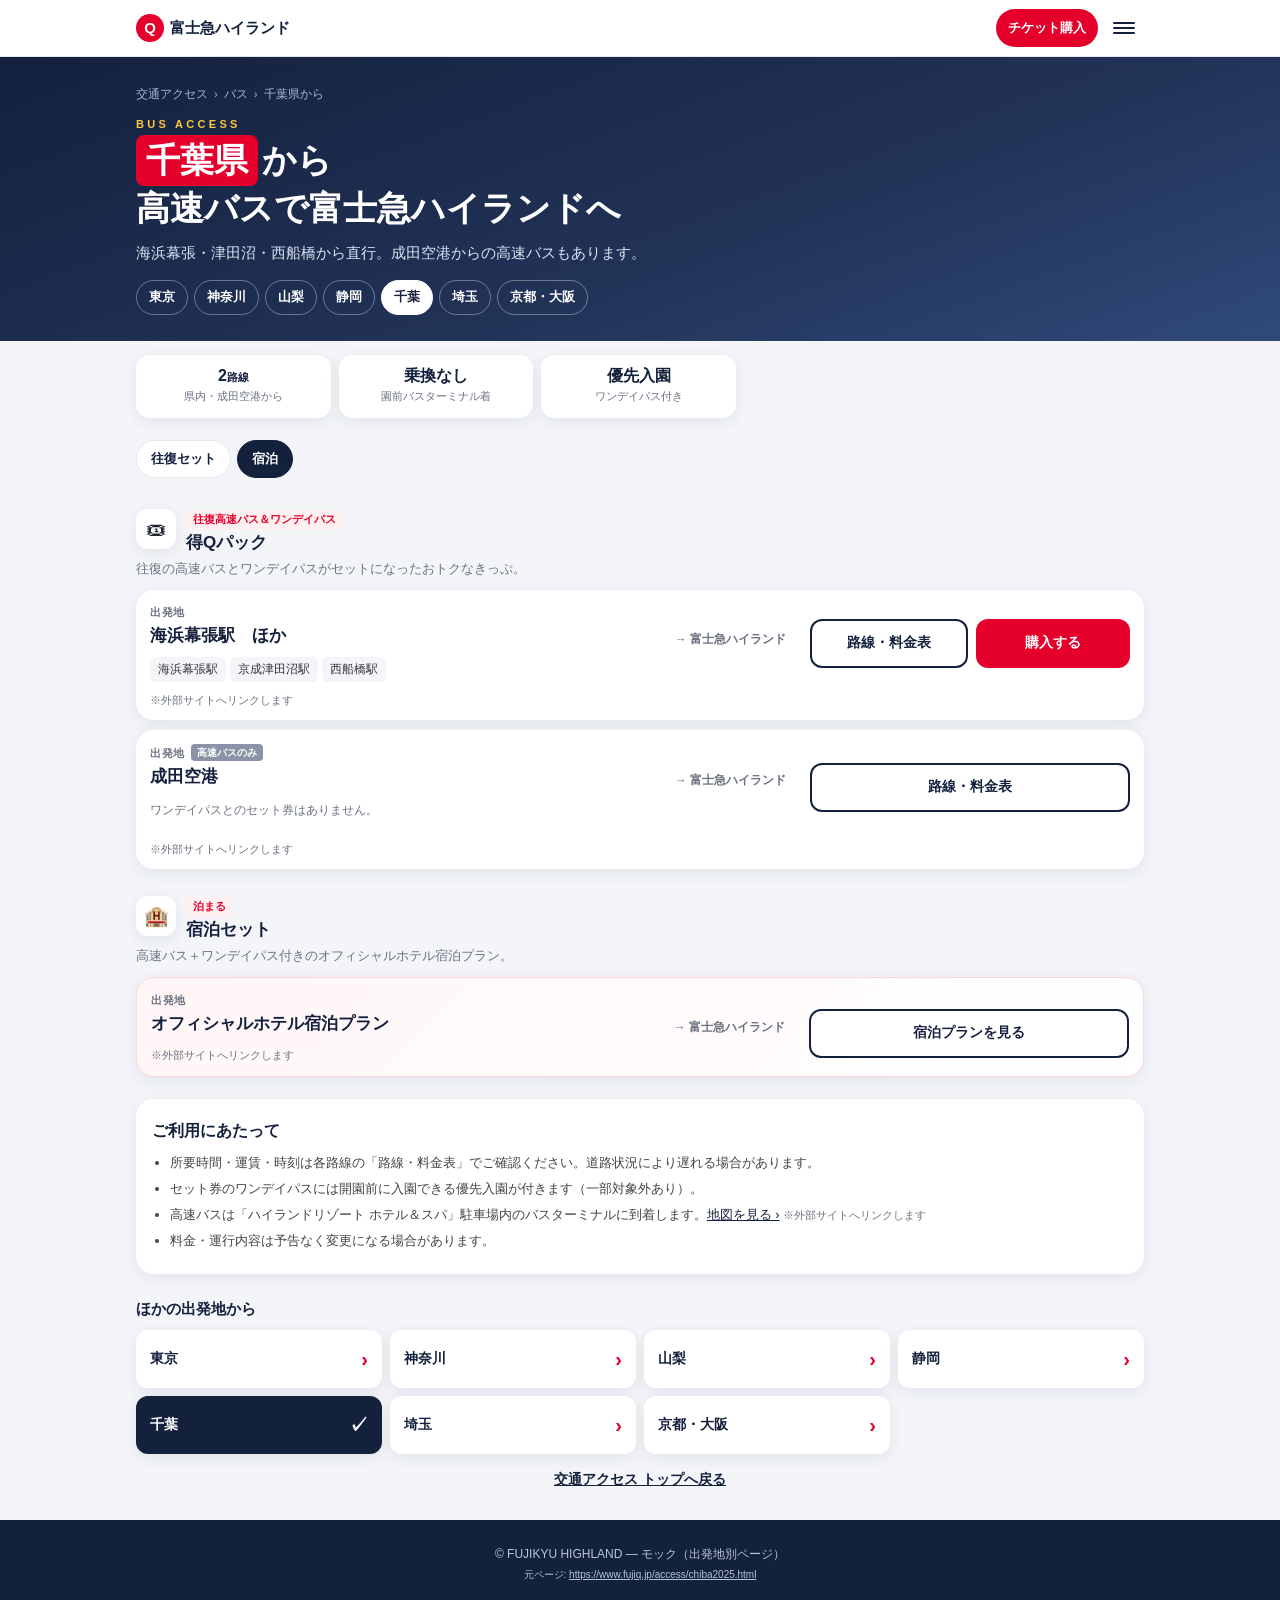
<file: bus/chiba.html>
<!DOCTYPE html>
<html lang="ja">
<head>
<meta charset="UTF-8">
<meta name="viewport" content="width=device-width, initial-scale=1">
<title>千葉県から高速バスで | 交通アクセス | 富士急ハイランド（モック）</title>
<link rel="stylesheet" href="bus.css">
</head>
<body>
<header class="header">
  <div class="wrap">
    <a class="logo" href="../index-b.html"><span class="q">Q</span>富士急ハイランド</a>
    <div class="hdr-r">
      <a class="btn-ticket" href="https://membersclub.fujiq.jp/ticket/">チケット購入</a>
      <button class="btn-menu" aria-label="メニュー"><span></span><span></span><span></span></button>
    </div>
  </div>
</header>

<section class="hero">
  <div class="wrap">
    <nav class="crumb"><a href="../index-b.html">交通アクセス</a><span>›</span><a href="../index-b.html#bus">バス</a><span>›</span>千葉県から</nav>
    <div class="en">BUS ACCESS</div>
    <h1><span class="pref">千葉県</span>から<br>高速バスで富士急ハイランドへ</h1>
    <p>海浜幕張・津田沼・西船橋から直行。成田空港からの高速バスもあります。</p>
  </div>
  <div class="wrap">
    <div class="pref-switch" aria-label="出発地を切り替える"><a href="tokyo.html">東京</a><a href="kanagawa.html">神奈川</a><a href="yamanashi.html">山梨</a><a href="shizuoka.html">静岡</a><a href="chiba.html" class="is-active">千葉</a><a href="saitama.html">埼玉</a><a href="kansai.html">京都・大阪</a></div>
  </div>
</section>

<div class="wrap">
  <div class="facts"><div><div class="v">2<small>路線</small></div><div class="k">県内・成田空港から</div></div><div><div class="v">乗換なし</div><div class="k">園前バスターミナル着</div></div><div><div class="v">優先入園</div><div class="k">ワンデイパス付き</div></div></div>

  <nav class="jump"><div class="jump-in"><a href="#s-set">往復セット</a><a href="#s-hotel">宿泊</a></div></nav>

  
    <section class="sec kind-set" id="s-set">
      <div class="sec-head">
        <span class="ico">🎟</span>
        <div><span class="badge">往復高速バス＆ワンデイパス</span><h2>得Qパック</h2></div>
      </div>
      <p class="sec-desc">往復の高速バスとワンデイパスがセットになったおトクなきっぷ。</p>
      
      <article class="route">
        <div class="route-head">
          <div class="from"><span class="lbl">出発地</span><b>海浜幕張駅　ほか</b></div>
          <span class="to">→ 富士急ハイランド</span>
        </div>
        <div class="stops"><span class="stop">海浜幕張駅</span><span class="stop">京成津田沼駅</span><span class="stop">西船橋駅</span></div>
        
        <div class="route-actions">
          <a class="b info" href="https://bus.fujikyu.co.jp/highway/detail/id/15" target="_blank" rel="noopener">路線・料金表</a>
          <a class="b buy" href="https://membersclub.fujiq.jp/ticket/" target="_blank" rel="noopener">購入する</a>
        </div>
        <small class="extnote">※外部サイトへリンクします</small>
      </article>
      <article class="route">
        <div class="route-head">
          <div class="from"><span class="lbl">出発地<span class="rtag tag-only">高速バスのみ</span></span><b>成田空港</b></div>
          <span class="to">→ 富士急ハイランド</span>
        </div>
        
        <p class="rnote">ワンデイパスとのセット券はありません。</p>
        <div class="route-actions">
          <a class="b info" href="https://bus.fujikyu.co.jp/highway/detail/id/39" target="_blank" rel="noopener">路線・料金表</a>
          
        </div>
        <small class="extnote">※外部サイトへリンクします</small>
      </article>
    </section>
    <section class="sec kind-hotel" id="s-hotel">
      <div class="sec-head">
        <span class="ico">🏨</span>
        <div><span class="badge">泊まる</span><h2>宿泊セット</h2></div>
      </div>
      <p class="sec-desc">高速バス＋ワンデイパス付きのオフィシャルホテル宿泊プラン。</p>
      
      <article class="route">
        <div class="route-head">
          <div class="from"><span class="lbl">出発地</span><b>オフィシャルホテル宿泊プラン</b></div>
          <span class="to">→ 富士急ハイランド</span>
        </div>
        
        
        <div class="route-actions">
          <a class="b info" href="https://www.fujikyu-travel.co.jp/hotel/TOP3.html" target="_blank" rel="noopener">宿泊プランを見る</a>
          
        </div>
        <small class="extnote">※外部サイトへリンクします</small>
      </article>
    </section>

  <section class="card notes">
    <h2>ご利用にあたって</h2>
    <ul>
      <li>所要時間・運賃・時刻は各路線の「路線・料金表」でご確認ください。道路状況により遅れる場合があります。</li>
      <li>セット券のワンデイパスには開園前に入園できる優先入園が付きます（一部対象外あり）。</li>
      <li>高速バスは「ハイランドリゾート ホテル＆スパ」駐車場内のバスターミナルに到着します。<a href="https://maps.app.goo.gl/nqQ9NiLLDiu8B9Hv5" target="_blank" rel="noopener">地図を見る ›</a> <small class="extnote inline">※外部サイトへリンクします</small></li>
      <li>料金・運行内容は予告なく変更になる場合があります。</li>
    </ul>
  </section>

  <div class="other">
    <h2>ほかの出発地から</h2>
    <div class="pref-grid"><a href="tokyo.html">東京</a><a href="kanagawa.html">神奈川</a><a href="yamanashi.html">山梨</a><a href="shizuoka.html">静岡</a><a href="chiba.html" class="is-active">千葉</a><a href="saitama.html">埼玉</a><a href="kansai.html">京都・大阪</a></div>
    <a class="back" href="../index-b.html">交通アクセス トップへ戻る</a>
  </div>
</div>

<footer>© FUJIKYU HIGHLAND — モック（出発地別ページ）<br><small>元ページ: <a href="https://www.fujiq.jp/access/chiba2025.html">https://www.fujiq.jp/access/chiba2025.html</a></small></footer>

<div class="bar">
  <a class="r" href="#top" data-pref-open>出発地を変更</a>
  <a class="t" href="https://membersclub.fujiq.jp/ticket/">チケット購入</a>
</div>

<div class="sheet" id="sheet" aria-hidden="true">
  <div class="sheet-bg" data-pref-close></div>
  <div class="sheet-body" role="dialog" aria-label="出発地を選ぶ">
    <div class="sheet-handle"></div>
    <h3>出発地を選ぶ</h3>
    <div class="pref-grid"><a href="tokyo.html">東京</a><a href="kanagawa.html">神奈川</a><a href="yamanashi.html">山梨</a><a href="shizuoka.html">静岡</a><a href="chiba.html" class="is-active">千葉</a><a href="saitama.html">埼玉</a><a href="kansai.html">京都・大阪</a></div>
    <button class="sheet-close" type="button" data-pref-close>閉じる</button>
  </div>
</div>

<script>
  const sheet=document.getElementById('sheet');
  document.querySelectorAll('[data-pref-open]').forEach(b=>b.addEventListener('click',ev=>{ev.preventDefault();sheet.classList.add('is-open');sheet.setAttribute('aria-hidden','false');}));
  document.querySelectorAll('[data-pref-close]').forEach(b=>b.addEventListener('click',()=>{sheet.classList.remove('is-open');sheet.setAttribute('aria-hidden','true');}));
  // ジャンプタブのアクティブ表示
  const jl=[...document.querySelectorAll('.jump a')];
  const io=new IntersectionObserver(es=>{es.forEach(x=>{if(x.isIntersecting)jl.forEach(a=>a.classList.toggle('is-active',a.getAttribute('href')==='#'+x.target.id));});},{rootMargin:'-120px 0px -60% 0px'});
  jl.forEach(a=>{const t=document.querySelector(a.getAttribute('href'));if(t)io.observe(t);});
</script>
</body>
</html>
</file>
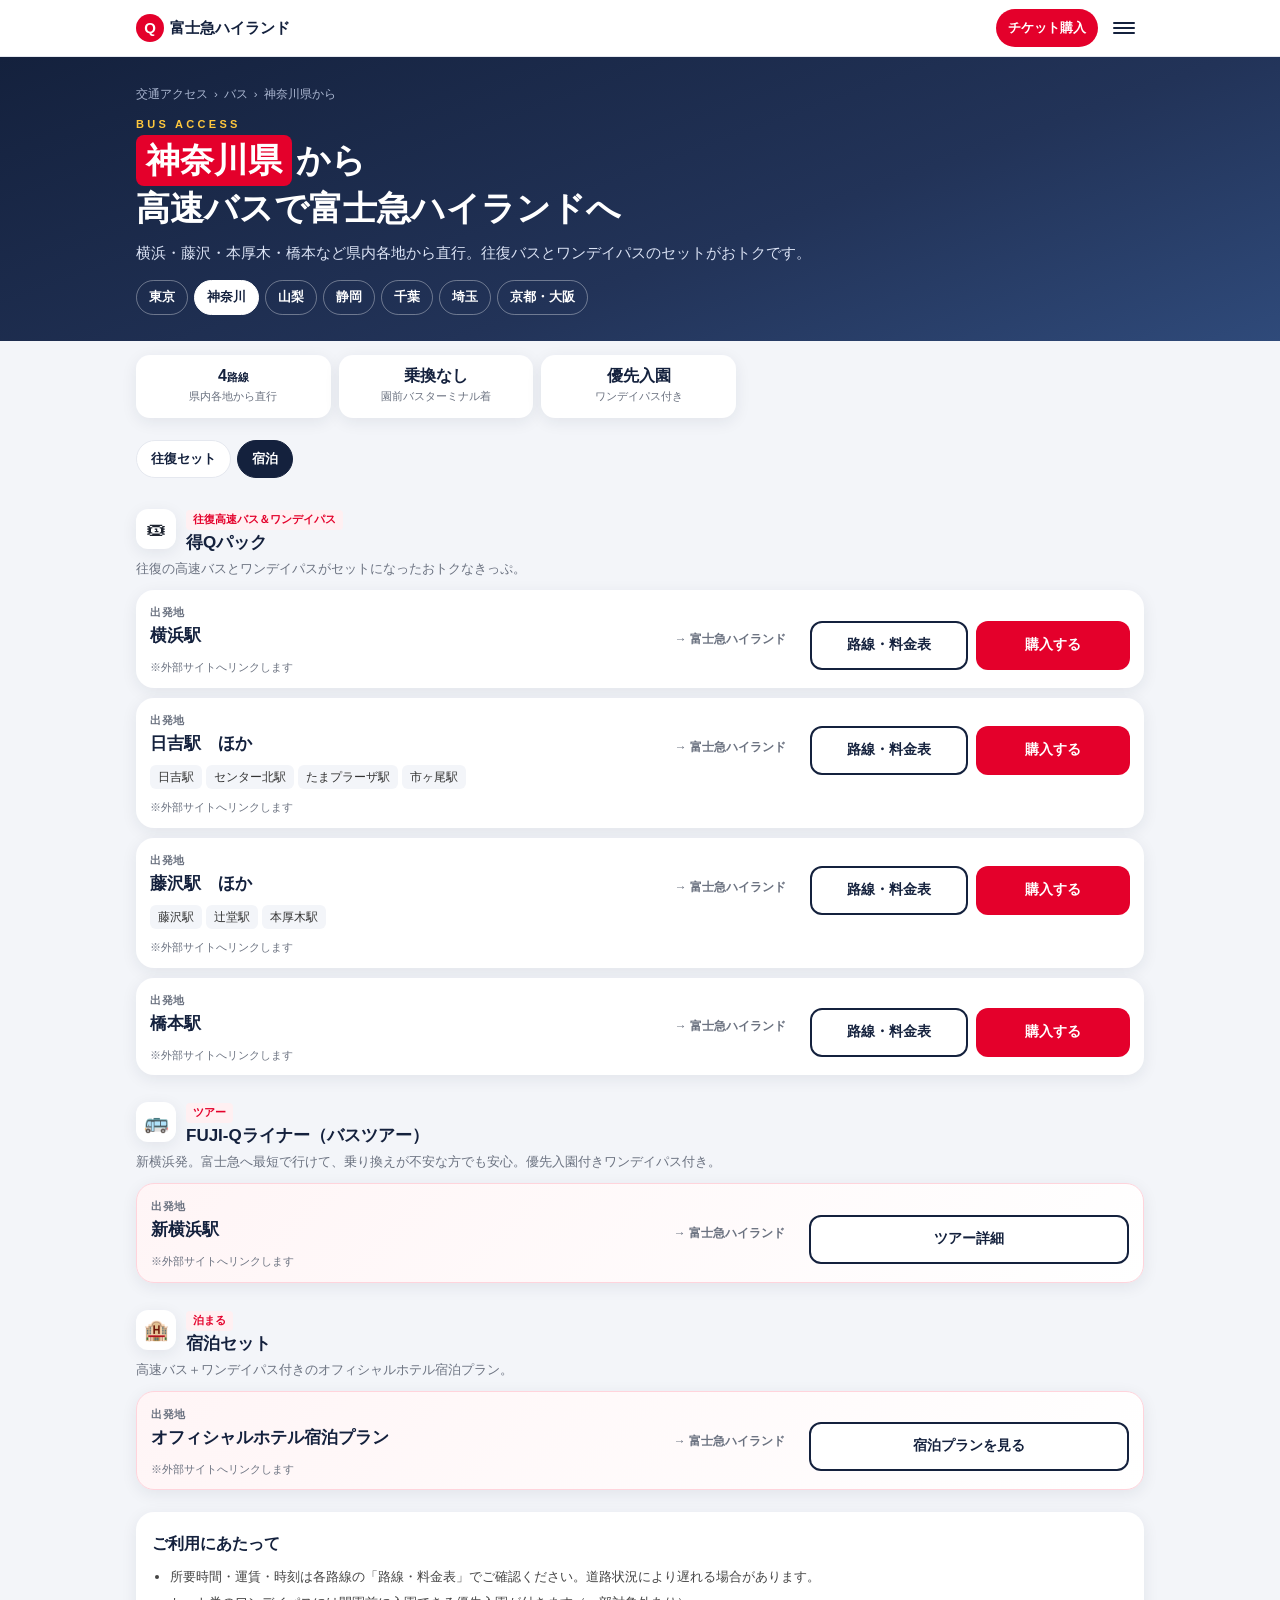
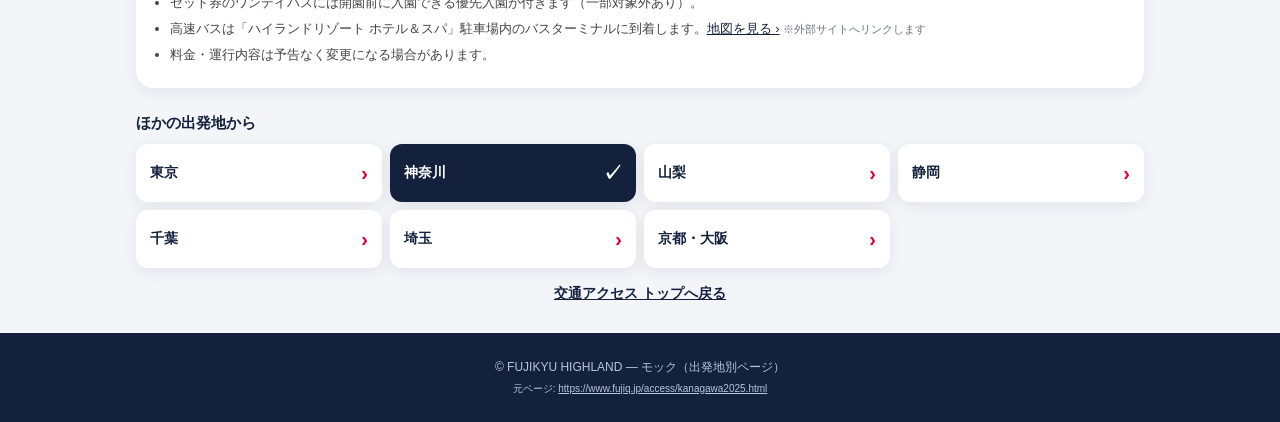
<file: bus/kanagawa.html>
<!DOCTYPE html>
<html lang="ja">
<head>
<meta charset="UTF-8">
<meta name="viewport" content="width=device-width, initial-scale=1">
<title>神奈川県から高速バスで | 交通アクセス | 富士急ハイランド（モック）</title>
<link rel="stylesheet" href="bus.css">
</head>
<body>
<header class="header">
  <div class="wrap">
    <a class="logo" href="../index-b.html"><span class="q">Q</span>富士急ハイランド</a>
    <div class="hdr-r">
      <a class="btn-ticket" href="https://membersclub.fujiq.jp/ticket/">チケット購入</a>
      <button class="btn-menu" aria-label="メニュー"><span></span><span></span><span></span></button>
    </div>
  </div>
</header>

<section class="hero">
  <div class="wrap">
    <nav class="crumb"><a href="../index-b.html">交通アクセス</a><span>›</span><a href="../index-b.html#bus">バス</a><span>›</span>神奈川県から</nav>
    <div class="en">BUS ACCESS</div>
    <h1><span class="pref">神奈川県</span>から<br>高速バスで富士急ハイランドへ</h1>
    <p>横浜・藤沢・本厚木・橋本など県内各地から直行。往復バスとワンデイパスのセットがおトクです。</p>
  </div>
  <div class="wrap">
    <div class="pref-switch" aria-label="出発地を切り替える"><a href="tokyo.html">東京</a><a href="kanagawa.html" class="is-active">神奈川</a><a href="yamanashi.html">山梨</a><a href="shizuoka.html">静岡</a><a href="chiba.html">千葉</a><a href="saitama.html">埼玉</a><a href="kansai.html">京都・大阪</a></div>
  </div>
</section>

<div class="wrap">
  <div class="facts"><div><div class="v">4<small>路線</small></div><div class="k">県内各地から直行</div></div><div><div class="v">乗換なし</div><div class="k">園前バスターミナル着</div></div><div><div class="v">優先入園</div><div class="k">ワンデイパス付き</div></div></div>

  <nav class="jump"><div class="jump-in"><a href="#s-set">往復セット</a><a href="#s-hotel">宿泊</a></div></nav>

  
    <section class="sec kind-set" id="s-set">
      <div class="sec-head">
        <span class="ico">🎟</span>
        <div><span class="badge">往復高速バス＆ワンデイパス</span><h2>得Qパック</h2></div>
      </div>
      <p class="sec-desc">往復の高速バスとワンデイパスがセットになったおトクなきっぷ。</p>
      
      <article class="route">
        <div class="route-head">
          <div class="from"><span class="lbl">出発地</span><b>横浜駅</b></div>
          <span class="to">→ 富士急ハイランド</span>
        </div>
        
        
        <div class="route-actions">
          <a class="b info" href="https://bus.fujikyu.co.jp/highway/detail/id/6" target="_blank" rel="noopener">路線・料金表</a>
          <a class="b buy" href="https://membersclub.fujiq.jp/ticket/" target="_blank" rel="noopener">購入する</a>
        </div>
        <small class="extnote">※外部サイトへリンクします</small>
      </article>
      <article class="route">
        <div class="route-head">
          <div class="from"><span class="lbl">出発地</span><b>日吉駅　ほか</b></div>
          <span class="to">→ 富士急ハイランド</span>
        </div>
        <div class="stops"><span class="stop">日吉駅</span><span class="stop">センター北駅</span><span class="stop">たまプラーザ駅</span><span class="stop">市ヶ尾駅</span></div>
        
        <div class="route-actions">
          <a class="b info" href="https://bus.fujikyu.co.jp/highway/detail/id/7" target="_blank" rel="noopener">路線・料金表</a>
          <a class="b buy" href="https://membersclub.fujiq.jp/ticket/" target="_blank" rel="noopener">購入する</a>
        </div>
        <small class="extnote">※外部サイトへリンクします</small>
      </article>
      <article class="route">
        <div class="route-head">
          <div class="from"><span class="lbl">出発地</span><b>藤沢駅　ほか</b></div>
          <span class="to">→ 富士急ハイランド</span>
        </div>
        <div class="stops"><span class="stop">藤沢駅</span><span class="stop">辻堂駅</span><span class="stop">本厚木駅</span></div>
        
        <div class="route-actions">
          <a class="b info" href="https://bus.fujikyu.co.jp/highway/detail/id/35" target="_blank" rel="noopener">路線・料金表</a>
          <a class="b buy" href="https://membersclub.fujiq.jp/ticket/" target="_blank" rel="noopener">購入する</a>
        </div>
        <small class="extnote">※外部サイトへリンクします</small>
      </article>
      <article class="route">
        <div class="route-head">
          <div class="from"><span class="lbl">出発地</span><b>橋本駅</b></div>
          <span class="to">→ 富士急ハイランド</span>
        </div>
        
        
        <div class="route-actions">
          <a class="b info" href="https://bus.fujikyu.co.jp/highway/detail/id/34" target="_blank" rel="noopener">路線・料金表</a>
          <a class="b buy" href="https://membersclub.fujiq.jp/ticket/" target="_blank" rel="noopener">購入する</a>
        </div>
        <small class="extnote">※外部サイトへリンクします</small>
      </article>
    </section>
    <section class="sec kind-tour" id="s-tour">
      <div class="sec-head">
        <span class="ico">🚌</span>
        <div><span class="badge">ツアー</span><h2>FUJI-Qライナー（バスツアー）</h2></div>
      </div>
      <p class="sec-desc">新横浜発。富士急へ最短で行けて、乗り換えが不安な方でも安心。優先入園付きワンデイパス付き。</p>
      
      <article class="route">
        <div class="route-head">
          <div class="from"><span class="lbl">出発地</span><b>新横浜駅</b></div>
          <span class="to">→ 富士急ハイランド</span>
        </div>
        
        
        <div class="route-actions">
          <a class="b info" href="https://www.fujikyu-travel.co.jp/free/03_3.html" target="_blank" rel="noopener">ツアー詳細</a>
          
        </div>
        <small class="extnote">※外部サイトへリンクします</small>
      </article>
    </section>
    <section class="sec kind-hotel" id="s-hotel">
      <div class="sec-head">
        <span class="ico">🏨</span>
        <div><span class="badge">泊まる</span><h2>宿泊セット</h2></div>
      </div>
      <p class="sec-desc">高速バス＋ワンデイパス付きのオフィシャルホテル宿泊プラン。</p>
      
      <article class="route">
        <div class="route-head">
          <div class="from"><span class="lbl">出発地</span><b>オフィシャルホテル宿泊プラン</b></div>
          <span class="to">→ 富士急ハイランド</span>
        </div>
        
        
        <div class="route-actions">
          <a class="b info" href="https://www.fujikyu-travel.co.jp/hotel/TOP3.html" target="_blank" rel="noopener">宿泊プランを見る</a>
          
        </div>
        <small class="extnote">※外部サイトへリンクします</small>
      </article>
    </section>

  <section class="card notes">
    <h2>ご利用にあたって</h2>
    <ul>
      <li>所要時間・運賃・時刻は各路線の「路線・料金表」でご確認ください。道路状況により遅れる場合があります。</li>
      <li>セット券のワンデイパスには開園前に入園できる優先入園が付きます（一部対象外あり）。</li>
      <li>高速バスは「ハイランドリゾート ホテル＆スパ」駐車場内のバスターミナルに到着します。<a href="https://maps.app.goo.gl/nqQ9NiLLDiu8B9Hv5" target="_blank" rel="noopener">地図を見る ›</a> <small class="extnote inline">※外部サイトへリンクします</small></li>
      <li>料金・運行内容は予告なく変更になる場合があります。</li>
    </ul>
  </section>

  <div class="other">
    <h2>ほかの出発地から</h2>
    <div class="pref-grid"><a href="tokyo.html">東京</a><a href="kanagawa.html" class="is-active">神奈川</a><a href="yamanashi.html">山梨</a><a href="shizuoka.html">静岡</a><a href="chiba.html">千葉</a><a href="saitama.html">埼玉</a><a href="kansai.html">京都・大阪</a></div>
    <a class="back" href="../index-b.html">交通アクセス トップへ戻る</a>
  </div>
</div>

<footer>© FUJIKYU HIGHLAND — モック（出発地別ページ）<br><small>元ページ: <a href="https://www.fujiq.jp/access/kanagawa2025.html">https://www.fujiq.jp/access/kanagawa2025.html</a></small></footer>

<div class="bar">
  <a class="r" href="#top" data-pref-open>出発地を変更</a>
  <a class="t" href="https://membersclub.fujiq.jp/ticket/">チケット購入</a>
</div>

<div class="sheet" id="sheet" aria-hidden="true">
  <div class="sheet-bg" data-pref-close></div>
  <div class="sheet-body" role="dialog" aria-label="出発地を選ぶ">
    <div class="sheet-handle"></div>
    <h3>出発地を選ぶ</h3>
    <div class="pref-grid"><a href="tokyo.html">東京</a><a href="kanagawa.html" class="is-active">神奈川</a><a href="yamanashi.html">山梨</a><a href="shizuoka.html">静岡</a><a href="chiba.html">千葉</a><a href="saitama.html">埼玉</a><a href="kansai.html">京都・大阪</a></div>
    <button class="sheet-close" type="button" data-pref-close>閉じる</button>
  </div>
</div>

<script>
  const sheet=document.getElementById('sheet');
  document.querySelectorAll('[data-pref-open]').forEach(b=>b.addEventListener('click',ev=>{ev.preventDefault();sheet.classList.add('is-open');sheet.setAttribute('aria-hidden','false');}));
  document.querySelectorAll('[data-pref-close]').forEach(b=>b.addEventListener('click',()=>{sheet.classList.remove('is-open');sheet.setAttribute('aria-hidden','true');}));
  // ジャンプタブのアクティブ表示
  const jl=[...document.querySelectorAll('.jump a')];
  const io=new IntersectionObserver(es=>{es.forEach(x=>{if(x.isIntersecting)jl.forEach(a=>a.classList.toggle('is-active',a.getAttribute('href')==='#'+x.target.id));});},{rootMargin:'-120px 0px -60% 0px'});
  jl.forEach(a=>{const t=document.querySelector(a.getAttribute('href'));if(t)io.observe(t);});
</script>
</body>
</html>
</file>
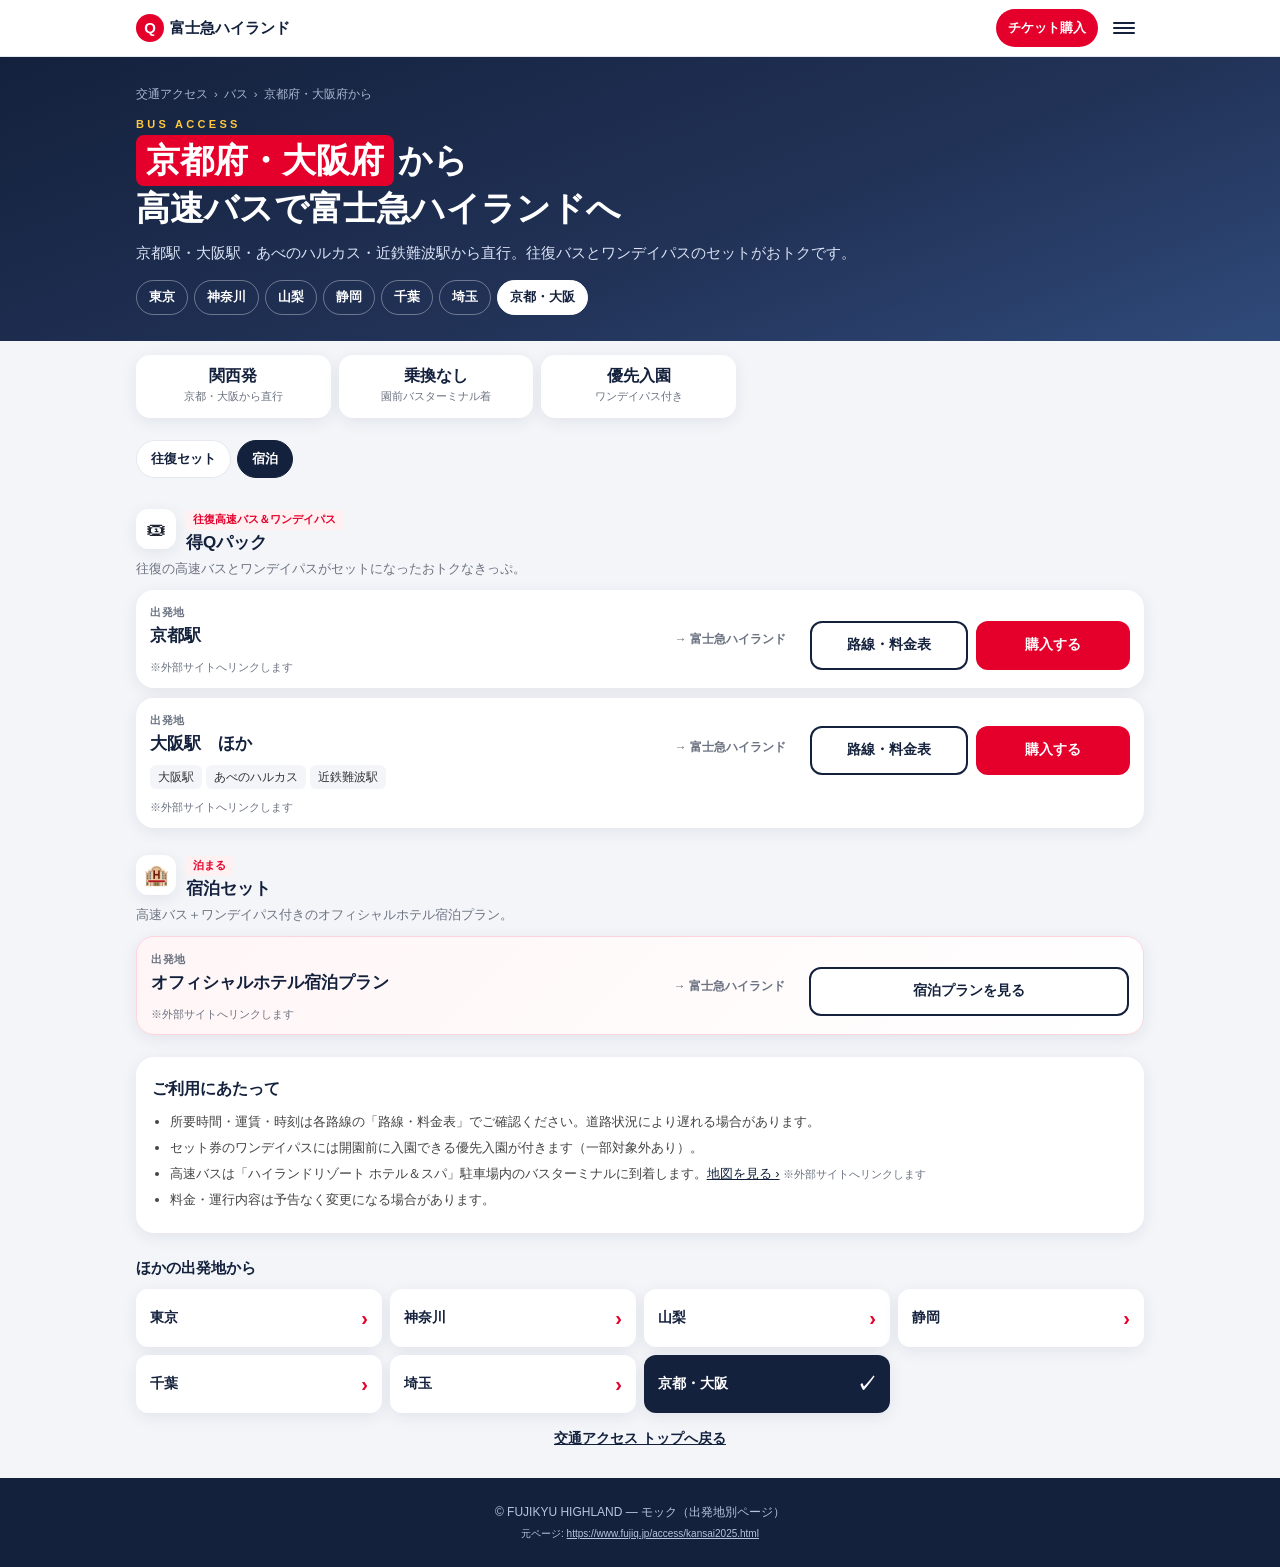
<file: bus/kansai.html>
<!DOCTYPE html>
<html lang="ja">
<head>
<meta charset="UTF-8">
<meta name="viewport" content="width=device-width, initial-scale=1">
<title>京都府・大阪府から高速バスで | 交通アクセス | 富士急ハイランド（モック）</title>
<link rel="stylesheet" href="bus.css">
</head>
<body>
<header class="header">
  <div class="wrap">
    <a class="logo" href="../index-b.html"><span class="q">Q</span>富士急ハイランド</a>
    <div class="hdr-r">
      <a class="btn-ticket" href="https://membersclub.fujiq.jp/ticket/">チケット購入</a>
      <button class="btn-menu" aria-label="メニュー"><span></span><span></span><span></span></button>
    </div>
  </div>
</header>

<section class="hero">
  <div class="wrap">
    <nav class="crumb"><a href="../index-b.html">交通アクセス</a><span>›</span><a href="../index-b.html#bus">バス</a><span>›</span>京都府・大阪府から</nav>
    <div class="en">BUS ACCESS</div>
    <h1><span class="pref">京都府・大阪府</span>から<br>高速バスで富士急ハイランドへ</h1>
    <p>京都駅・大阪駅・あべのハルカス・近鉄難波駅から直行。往復バスとワンデイパスのセットがおトクです。</p>
  </div>
  <div class="wrap">
    <div class="pref-switch" aria-label="出発地を切り替える"><a href="tokyo.html">東京</a><a href="kanagawa.html">神奈川</a><a href="yamanashi.html">山梨</a><a href="shizuoka.html">静岡</a><a href="chiba.html">千葉</a><a href="saitama.html">埼玉</a><a href="kansai.html" class="is-active">京都・大阪</a></div>
  </div>
</section>

<div class="wrap">
  <div class="facts"><div><div class="v">関西発</div><div class="k">京都・大阪から直行</div></div><div><div class="v">乗換なし</div><div class="k">園前バスターミナル着</div></div><div><div class="v">優先入園</div><div class="k">ワンデイパス付き</div></div></div>

  <nav class="jump"><div class="jump-in"><a href="#s-set">往復セット</a><a href="#s-hotel">宿泊</a></div></nav>

  
    <section class="sec kind-set" id="s-set">
      <div class="sec-head">
        <span class="ico">🎟</span>
        <div><span class="badge">往復高速バス＆ワンデイパス</span><h2>得Qパック</h2></div>
      </div>
      <p class="sec-desc">往復の高速バスとワンデイパスがセットになったおトクなきっぷ。</p>
      
      <article class="route">
        <div class="route-head">
          <div class="from"><span class="lbl">出発地</span><b>京都駅</b></div>
          <span class="to">→ 富士急ハイランド</span>
        </div>
        
        
        <div class="route-actions">
          <a class="b info" href="https://bus.fujikyu.co.jp/highway/detail/id/9" target="_blank" rel="noopener">路線・料金表</a>
          <a class="b buy" href="https://membersclub.fujiq.jp/ticket/" target="_blank" rel="noopener">購入する</a>
        </div>
        <small class="extnote">※外部サイトへリンクします</small>
      </article>
      <article class="route">
        <div class="route-head">
          <div class="from"><span class="lbl">出発地</span><b>大阪駅　ほか</b></div>
          <span class="to">→ 富士急ハイランド</span>
        </div>
        <div class="stops"><span class="stop">大阪駅</span><span class="stop">あべのハルカス</span><span class="stop">近鉄難波駅</span></div>
        
        <div class="route-actions">
          <a class="b info" href="https://bus.fujikyu.co.jp/highway/detail/id/9" target="_blank" rel="noopener">路線・料金表</a>
          <a class="b buy" href="https://membersclub.fujiq.jp/ticket/" target="_blank" rel="noopener">購入する</a>
        </div>
        <small class="extnote">※外部サイトへリンクします</small>
      </article>
    </section>
    <section class="sec kind-hotel" id="s-hotel">
      <div class="sec-head">
        <span class="ico">🏨</span>
        <div><span class="badge">泊まる</span><h2>宿泊セット</h2></div>
      </div>
      <p class="sec-desc">高速バス＋ワンデイパス付きのオフィシャルホテル宿泊プラン。</p>
      
      <article class="route">
        <div class="route-head">
          <div class="from"><span class="lbl">出発地</span><b>オフィシャルホテル宿泊プラン</b></div>
          <span class="to">→ 富士急ハイランド</span>
        </div>
        
        
        <div class="route-actions">
          <a class="b info" href="https://www.fujikyu-travel.co.jp/hotel/TOP3.html" target="_blank" rel="noopener">宿泊プランを見る</a>
          
        </div>
        <small class="extnote">※外部サイトへリンクします</small>
      </article>
    </section>

  <section class="card notes">
    <h2>ご利用にあたって</h2>
    <ul>
      <li>所要時間・運賃・時刻は各路線の「路線・料金表」でご確認ください。道路状況により遅れる場合があります。</li>
      <li>セット券のワンデイパスには開園前に入園できる優先入園が付きます（一部対象外あり）。</li>
      <li>高速バスは「ハイランドリゾート ホテル＆スパ」駐車場内のバスターミナルに到着します。<a href="https://maps.app.goo.gl/nqQ9NiLLDiu8B9Hv5" target="_blank" rel="noopener">地図を見る ›</a> <small class="extnote inline">※外部サイトへリンクします</small></li>
      <li>料金・運行内容は予告なく変更になる場合があります。</li>
    </ul>
  </section>

  <div class="other">
    <h2>ほかの出発地から</h2>
    <div class="pref-grid"><a href="tokyo.html">東京</a><a href="kanagawa.html">神奈川</a><a href="yamanashi.html">山梨</a><a href="shizuoka.html">静岡</a><a href="chiba.html">千葉</a><a href="saitama.html">埼玉</a><a href="kansai.html" class="is-active">京都・大阪</a></div>
    <a class="back" href="../index-b.html">交通アクセス トップへ戻る</a>
  </div>
</div>

<footer>© FUJIKYU HIGHLAND — モック（出発地別ページ）<br><small>元ページ: <a href="https://www.fujiq.jp/access/kansai2025.html">https://www.fujiq.jp/access/kansai2025.html</a></small></footer>

<div class="bar">
  <a class="r" href="#top" data-pref-open>出発地を変更</a>
  <a class="t" href="https://membersclub.fujiq.jp/ticket/">チケット購入</a>
</div>

<div class="sheet" id="sheet" aria-hidden="true">
  <div class="sheet-bg" data-pref-close></div>
  <div class="sheet-body" role="dialog" aria-label="出発地を選ぶ">
    <div class="sheet-handle"></div>
    <h3>出発地を選ぶ</h3>
    <div class="pref-grid"><a href="tokyo.html">東京</a><a href="kanagawa.html">神奈川</a><a href="yamanashi.html">山梨</a><a href="shizuoka.html">静岡</a><a href="chiba.html">千葉</a><a href="saitama.html">埼玉</a><a href="kansai.html" class="is-active">京都・大阪</a></div>
    <button class="sheet-close" type="button" data-pref-close>閉じる</button>
  </div>
</div>

<script>
  const sheet=document.getElementById('sheet');
  document.querySelectorAll('[data-pref-open]').forEach(b=>b.addEventListener('click',ev=>{ev.preventDefault();sheet.classList.add('is-open');sheet.setAttribute('aria-hidden','false');}));
  document.querySelectorAll('[data-pref-close]').forEach(b=>b.addEventListener('click',()=>{sheet.classList.remove('is-open');sheet.setAttribute('aria-hidden','true');}));
  // ジャンプタブのアクティブ表示
  const jl=[...document.querySelectorAll('.jump a')];
  const io=new IntersectionObserver(es=>{es.forEach(x=>{if(x.isIntersecting)jl.forEach(a=>a.classList.toggle('is-active',a.getAttribute('href')==='#'+x.target.id));});},{rootMargin:'-120px 0px -60% 0px'});
  jl.forEach(a=>{const t=document.querySelector(a.getAttribute('href'));if(t)io.observe(t);});
</script>
</body>
</html>
</file>
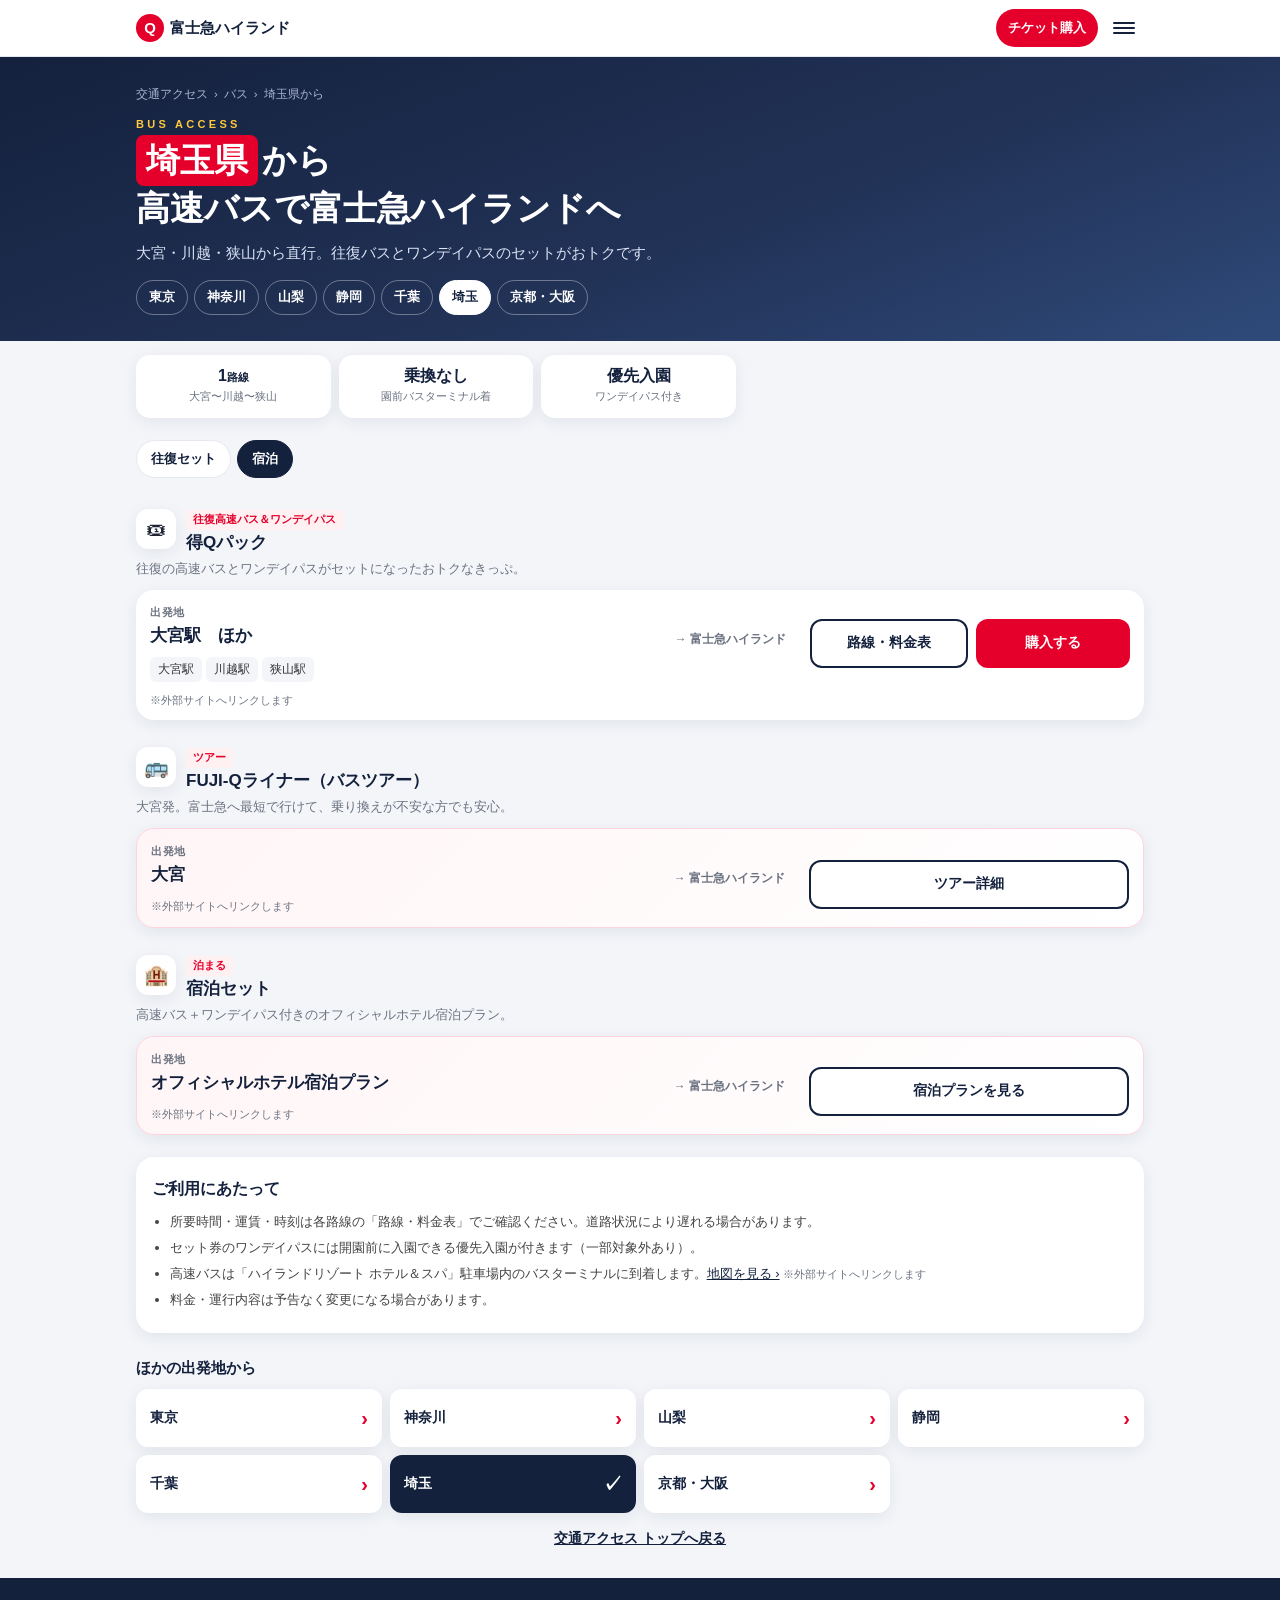
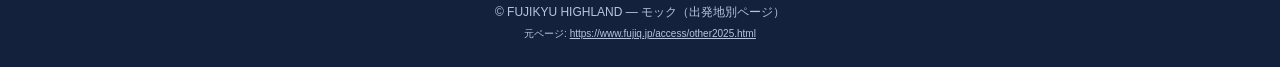
<file: bus/saitama.html>
<!DOCTYPE html>
<html lang="ja">
<head>
<meta charset="UTF-8">
<meta name="viewport" content="width=device-width, initial-scale=1">
<title>埼玉県から高速バスで | 交通アクセス | 富士急ハイランド（モック）</title>
<link rel="stylesheet" href="bus.css">
</head>
<body>
<header class="header">
  <div class="wrap">
    <a class="logo" href="../index-b.html"><span class="q">Q</span>富士急ハイランド</a>
    <div class="hdr-r">
      <a class="btn-ticket" href="https://membersclub.fujiq.jp/ticket/">チケット購入</a>
      <button class="btn-menu" aria-label="メニュー"><span></span><span></span><span></span></button>
    </div>
  </div>
</header>

<section class="hero">
  <div class="wrap">
    <nav class="crumb"><a href="../index-b.html">交通アクセス</a><span>›</span><a href="../index-b.html#bus">バス</a><span>›</span>埼玉県から</nav>
    <div class="en">BUS ACCESS</div>
    <h1><span class="pref">埼玉県</span>から<br>高速バスで富士急ハイランドへ</h1>
    <p>大宮・川越・狭山から直行。往復バスとワンデイパスのセットがおトクです。</p>
  </div>
  <div class="wrap">
    <div class="pref-switch" aria-label="出発地を切り替える"><a href="tokyo.html">東京</a><a href="kanagawa.html">神奈川</a><a href="yamanashi.html">山梨</a><a href="shizuoka.html">静岡</a><a href="chiba.html">千葉</a><a href="saitama.html" class="is-active">埼玉</a><a href="kansai.html">京都・大阪</a></div>
  </div>
</section>

<div class="wrap">
  <div class="facts"><div><div class="v">1<small>路線</small></div><div class="k">大宮〜川越〜狭山</div></div><div><div class="v">乗換なし</div><div class="k">園前バスターミナル着</div></div><div><div class="v">優先入園</div><div class="k">ワンデイパス付き</div></div></div>

  <nav class="jump"><div class="jump-in"><a href="#s-set">往復セット</a><a href="#s-hotel">宿泊</a></div></nav>

  
    <section class="sec kind-set" id="s-set">
      <div class="sec-head">
        <span class="ico">🎟</span>
        <div><span class="badge">往復高速バス＆ワンデイパス</span><h2>得Qパック</h2></div>
      </div>
      <p class="sec-desc">往復の高速バスとワンデイパスがセットになったおトクなきっぷ。</p>
      
      <article class="route">
        <div class="route-head">
          <div class="from"><span class="lbl">出発地</span><b>大宮駅　ほか</b></div>
          <span class="to">→ 富士急ハイランド</span>
        </div>
        <div class="stops"><span class="stop">大宮駅</span><span class="stop">川越駅</span><span class="stop">狭山駅</span></div>
        
        <div class="route-actions">
          <a class="b info" href="https://bus.fujikyu.co.jp/highway/detail/id/8#d_h01" target="_blank" rel="noopener">路線・料金表</a>
          <a class="b buy" href="https://membersclub.fujiq.jp/ticket/" target="_blank" rel="noopener">購入する</a>
        </div>
        <small class="extnote">※外部サイトへリンクします</small>
      </article>
    </section>
    <section class="sec kind-tour" id="s-tour">
      <div class="sec-head">
        <span class="ico">🚌</span>
        <div><span class="badge">ツアー</span><h2>FUJI-Qライナー（バスツアー）</h2></div>
      </div>
      <p class="sec-desc">大宮発。富士急へ最短で行けて、乗り換えが不安な方でも安心。</p>
      
      <article class="route">
        <div class="route-head">
          <div class="from"><span class="lbl">出発地</span><b>大宮</b></div>
          <span class="to">→ 富士急ハイランド</span>
        </div>
        
        
        <div class="route-actions">
          <a class="b info" href="https://www.fujikyu-travel.co.jp/free/03_3.html" target="_blank" rel="noopener">ツアー詳細</a>
          
        </div>
        <small class="extnote">※外部サイトへリンクします</small>
      </article>
    </section>
    <section class="sec kind-hotel" id="s-hotel">
      <div class="sec-head">
        <span class="ico">🏨</span>
        <div><span class="badge">泊まる</span><h2>宿泊セット</h2></div>
      </div>
      <p class="sec-desc">高速バス＋ワンデイパス付きのオフィシャルホテル宿泊プラン。</p>
      
      <article class="route">
        <div class="route-head">
          <div class="from"><span class="lbl">出発地</span><b>オフィシャルホテル宿泊プラン</b></div>
          <span class="to">→ 富士急ハイランド</span>
        </div>
        
        
        <div class="route-actions">
          <a class="b info" href="https://www.fujikyu-travel.co.jp/hotel/TOP1.html" target="_blank" rel="noopener">宿泊プランを見る</a>
          
        </div>
        <small class="extnote">※外部サイトへリンクします</small>
      </article>
    </section>

  <section class="card notes">
    <h2>ご利用にあたって</h2>
    <ul>
      <li>所要時間・運賃・時刻は各路線の「路線・料金表」でご確認ください。道路状況により遅れる場合があります。</li>
      <li>セット券のワンデイパスには開園前に入園できる優先入園が付きます（一部対象外あり）。</li>
      <li>高速バスは「ハイランドリゾート ホテル＆スパ」駐車場内のバスターミナルに到着します。<a href="https://maps.app.goo.gl/nqQ9NiLLDiu8B9Hv5" target="_blank" rel="noopener">地図を見る ›</a> <small class="extnote inline">※外部サイトへリンクします</small></li>
      <li>料金・運行内容は予告なく変更になる場合があります。</li>
    </ul>
  </section>

  <div class="other">
    <h2>ほかの出発地から</h2>
    <div class="pref-grid"><a href="tokyo.html">東京</a><a href="kanagawa.html">神奈川</a><a href="yamanashi.html">山梨</a><a href="shizuoka.html">静岡</a><a href="chiba.html">千葉</a><a href="saitama.html" class="is-active">埼玉</a><a href="kansai.html">京都・大阪</a></div>
    <a class="back" href="../index-b.html">交通アクセス トップへ戻る</a>
  </div>
</div>

<footer>© FUJIKYU HIGHLAND — モック（出発地別ページ）<br><small>元ページ: <a href="https://www.fujiq.jp/access/other2025.html">https://www.fujiq.jp/access/other2025.html</a></small></footer>

<div class="bar">
  <a class="r" href="#top" data-pref-open>出発地を変更</a>
  <a class="t" href="https://membersclub.fujiq.jp/ticket/">チケット購入</a>
</div>

<div class="sheet" id="sheet" aria-hidden="true">
  <div class="sheet-bg" data-pref-close></div>
  <div class="sheet-body" role="dialog" aria-label="出発地を選ぶ">
    <div class="sheet-handle"></div>
    <h3>出発地を選ぶ</h3>
    <div class="pref-grid"><a href="tokyo.html">東京</a><a href="kanagawa.html">神奈川</a><a href="yamanashi.html">山梨</a><a href="shizuoka.html">静岡</a><a href="chiba.html">千葉</a><a href="saitama.html" class="is-active">埼玉</a><a href="kansai.html">京都・大阪</a></div>
    <button class="sheet-close" type="button" data-pref-close>閉じる</button>
  </div>
</div>

<script>
  const sheet=document.getElementById('sheet');
  document.querySelectorAll('[data-pref-open]').forEach(b=>b.addEventListener('click',ev=>{ev.preventDefault();sheet.classList.add('is-open');sheet.setAttribute('aria-hidden','false');}));
  document.querySelectorAll('[data-pref-close]').forEach(b=>b.addEventListener('click',()=>{sheet.classList.remove('is-open');sheet.setAttribute('aria-hidden','true');}));
  // ジャンプタブのアクティブ表示
  const jl=[...document.querySelectorAll('.jump a')];
  const io=new IntersectionObserver(es=>{es.forEach(x=>{if(x.isIntersecting)jl.forEach(a=>a.classList.toggle('is-active',a.getAttribute('href')==='#'+x.target.id));});},{rootMargin:'-120px 0px -60% 0px'});
  jl.forEach(a=>{const t=document.querySelector(a.getAttribute('href'));if(t)io.observe(t);});
</script>
</body>
</html>
</file>
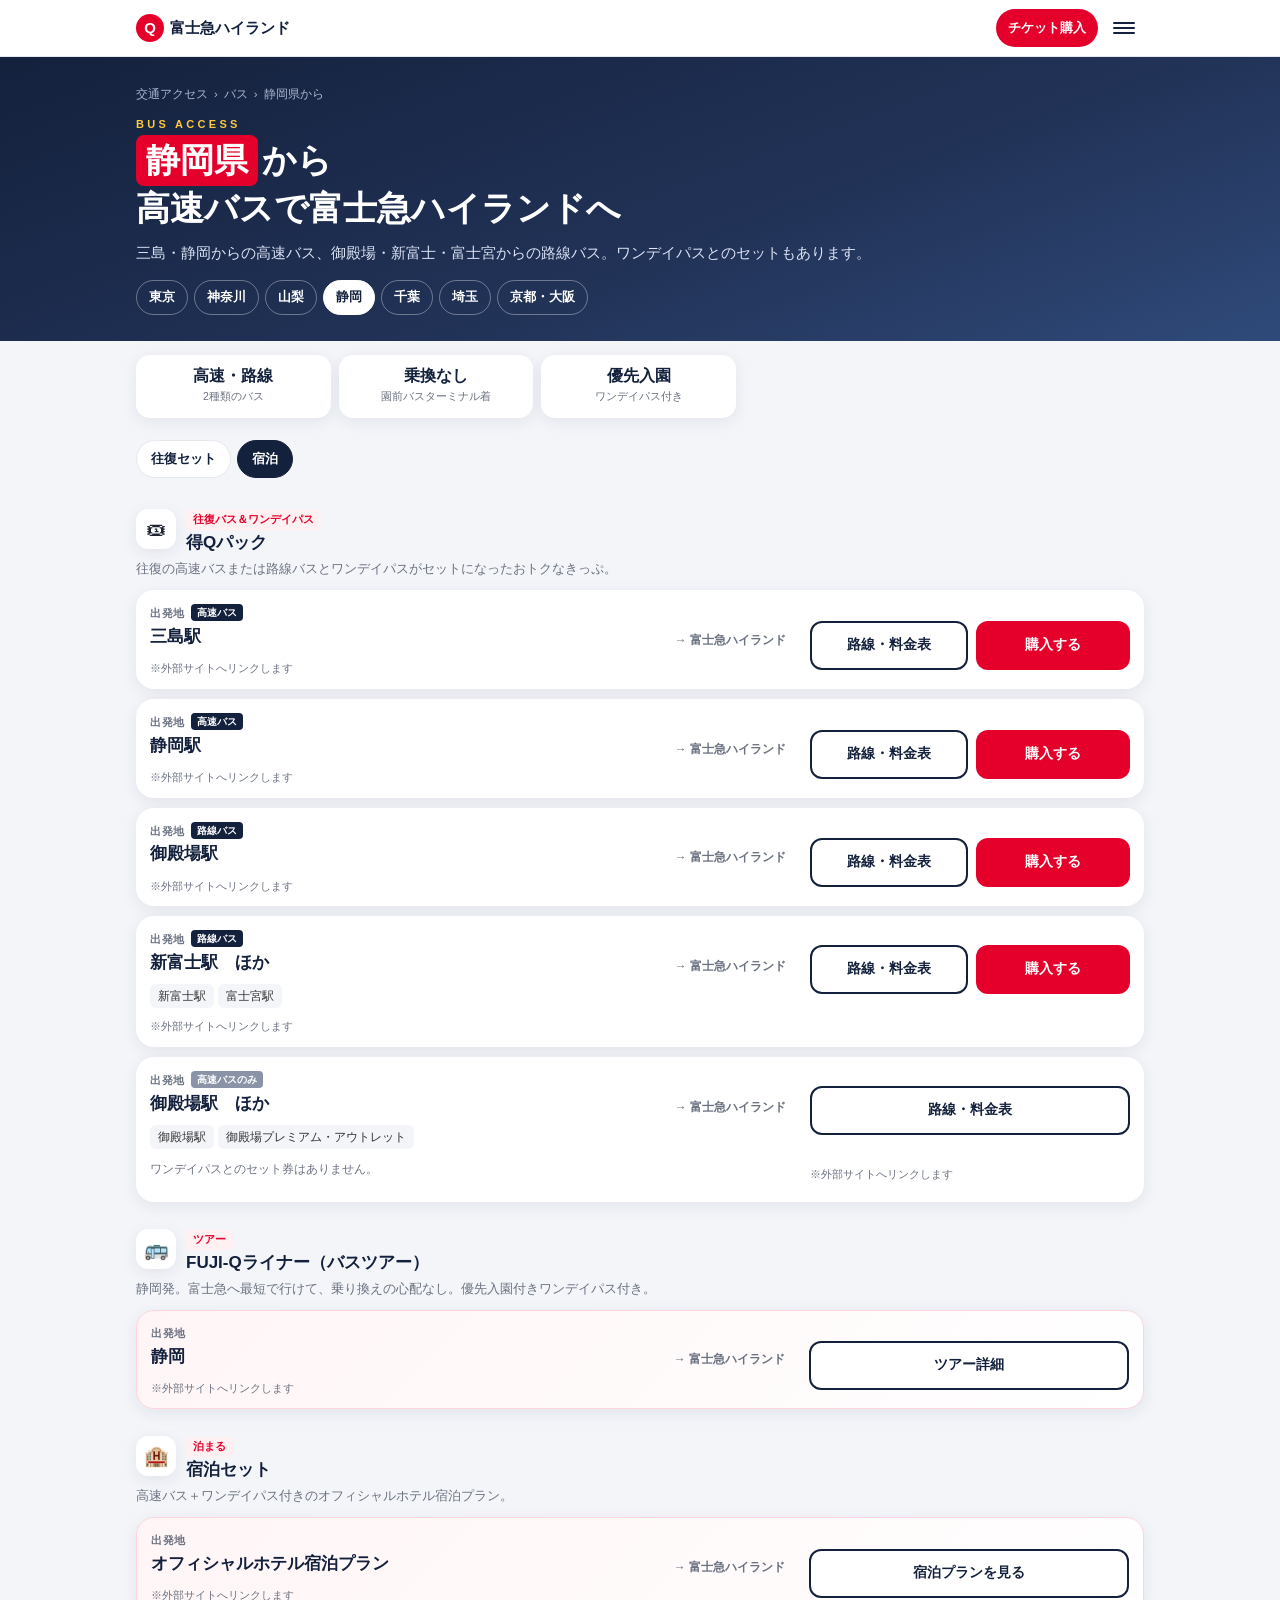
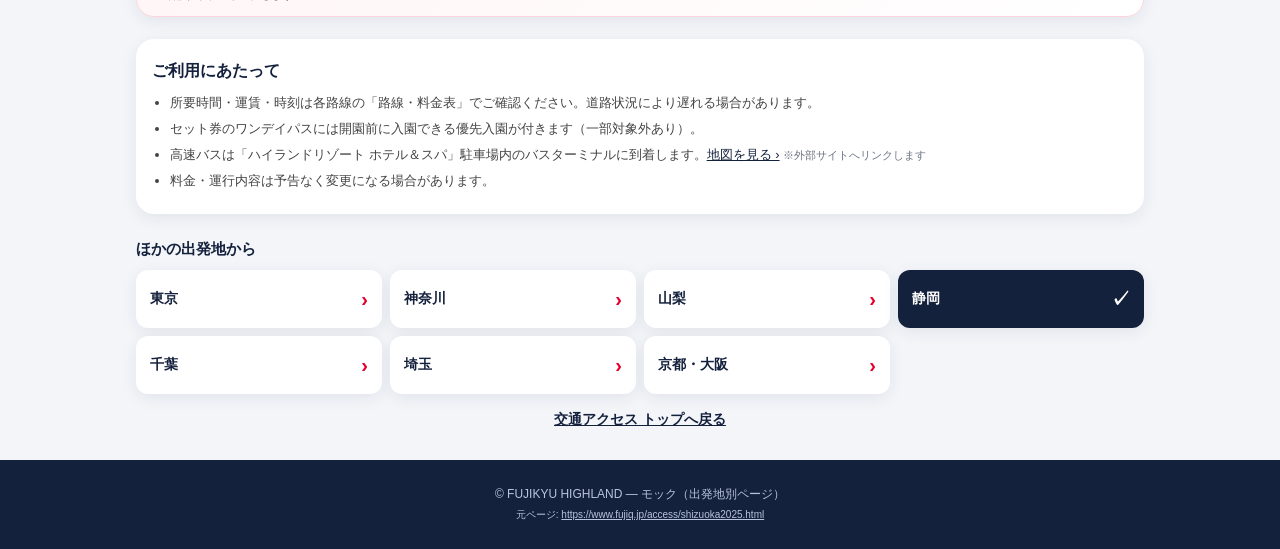
<file: bus/shizuoka.html>
<!DOCTYPE html>
<html lang="ja">
<head>
<meta charset="UTF-8">
<meta name="viewport" content="width=device-width, initial-scale=1">
<title>静岡県から高速バスで | 交通アクセス | 富士急ハイランド（モック）</title>
<link rel="stylesheet" href="bus.css">
</head>
<body>
<header class="header">
  <div class="wrap">
    <a class="logo" href="../index-b.html"><span class="q">Q</span>富士急ハイランド</a>
    <div class="hdr-r">
      <a class="btn-ticket" href="https://membersclub.fujiq.jp/ticket/">チケット購入</a>
      <button class="btn-menu" aria-label="メニュー"><span></span><span></span><span></span></button>
    </div>
  </div>
</header>

<section class="hero">
  <div class="wrap">
    <nav class="crumb"><a href="../index-b.html">交通アクセス</a><span>›</span><a href="../index-b.html#bus">バス</a><span>›</span>静岡県から</nav>
    <div class="en">BUS ACCESS</div>
    <h1><span class="pref">静岡県</span>から<br>高速バスで富士急ハイランドへ</h1>
    <p>三島・静岡からの高速バス、御殿場・新富士・富士宮からの路線バス。ワンデイパスとのセットもあります。</p>
  </div>
  <div class="wrap">
    <div class="pref-switch" aria-label="出発地を切り替える"><a href="tokyo.html">東京</a><a href="kanagawa.html">神奈川</a><a href="yamanashi.html">山梨</a><a href="shizuoka.html" class="is-active">静岡</a><a href="chiba.html">千葉</a><a href="saitama.html">埼玉</a><a href="kansai.html">京都・大阪</a></div>
  </div>
</section>

<div class="wrap">
  <div class="facts"><div><div class="v">高速・路線</div><div class="k">2種類のバス</div></div><div><div class="v">乗換なし</div><div class="k">園前バスターミナル着</div></div><div><div class="v">優先入園</div><div class="k">ワンデイパス付き</div></div></div>

  <nav class="jump"><div class="jump-in"><a href="#s-set">往復セット</a><a href="#s-hotel">宿泊</a></div></nav>

  
    <section class="sec kind-set" id="s-set">
      <div class="sec-head">
        <span class="ico">🎟</span>
        <div><span class="badge">往復バス＆ワンデイパス</span><h2>得Qパック</h2></div>
      </div>
      <p class="sec-desc">往復の高速バスまたは路線バスとワンデイパスがセットになったおトクなきっぷ。</p>
      
      <article class="route">
        <div class="route-head">
          <div class="from"><span class="lbl">出発地<span class="rtag">高速バス</span></span><b>三島駅</b></div>
          <span class="to">→ 富士急ハイランド</span>
        </div>
        
        
        <div class="route-actions">
          <a class="b info" href="https://bus.fujikyu.co.jp/highway/detail/id/29" target="_blank" rel="noopener">路線・料金表</a>
          <a class="b buy" href="https://membersclub.fujiq.jp/ticket/" target="_blank" rel="noopener">購入する</a>
        </div>
        <small class="extnote">※外部サイトへリンクします</small>
      </article>
      <article class="route">
        <div class="route-head">
          <div class="from"><span class="lbl">出発地<span class="rtag">高速バス</span></span><b>静岡駅</b></div>
          <span class="to">→ 富士急ハイランド</span>
        </div>
        
        
        <div class="route-actions">
          <a class="b info" href="https://bus.fujikyu.co.jp/highway/detail/id/12" target="_blank" rel="noopener">路線・料金表</a>
          <a class="b buy" href="https://membersclub.fujiq.jp/ticket/" target="_blank" rel="noopener">購入する</a>
        </div>
        <small class="extnote">※外部サイトへリンクします</small>
      </article>
      <article class="route">
        <div class="route-head">
          <div class="from"><span class="lbl">出発地<span class="rtag">路線バス</span></span><b>御殿場駅</b></div>
          <span class="to">→ 富士急ハイランド</span>
        </div>
        
        
        <div class="route-actions">
          <a class="b info" href="https://www.fujikyubus.co.jp/regular/" target="_blank" rel="noopener">路線・料金表</a>
          <a class="b buy" href="https://membersclub.fujiq.jp/ticket/" target="_blank" rel="noopener">購入する</a>
        </div>
        <small class="extnote">※外部サイトへリンクします</small>
      </article>
      <article class="route">
        <div class="route-head">
          <div class="from"><span class="lbl">出発地<span class="rtag">路線バス</span></span><b>新富士駅　ほか</b></div>
          <span class="to">→ 富士急ハイランド</span>
        </div>
        <div class="stops"><span class="stop">新富士駅</span><span class="stop">富士宮駅</span></div>
        
        <div class="route-actions">
          <a class="b info" href="https://www.fujikyubus.co.jp/regular/" target="_blank" rel="noopener">路線・料金表</a>
          <a class="b buy" href="https://membersclub.fujiq.jp/ticket/" target="_blank" rel="noopener">購入する</a>
        </div>
        <small class="extnote">※外部サイトへリンクします</small>
      </article>
      <article class="route">
        <div class="route-head">
          <div class="from"><span class="lbl">出発地<span class="rtag tag-only">高速バスのみ</span></span><b>御殿場駅　ほか</b></div>
          <span class="to">→ 富士急ハイランド</span>
        </div>
        <div class="stops"><span class="stop">御殿場駅</span><span class="stop">御殿場プレミアム・アウトレット</span></div>
        <p class="rnote">ワンデイパスとのセット券はありません。</p>
        <div class="route-actions">
          <a class="b info" href="https://bus.fujikyu.co.jp/highway/detail/id/41" target="_blank" rel="noopener">路線・料金表</a>
          
        </div>
        <small class="extnote">※外部サイトへリンクします</small>
      </article>
    </section>
    <section class="sec kind-tour" id="s-tour">
      <div class="sec-head">
        <span class="ico">🚌</span>
        <div><span class="badge">ツアー</span><h2>FUJI-Qライナー（バスツアー）</h2></div>
      </div>
      <p class="sec-desc">静岡発。富士急へ最短で行けて、乗り換えの心配なし。優先入園付きワンデイパス付き。</p>
      
      <article class="route">
        <div class="route-head">
          <div class="from"><span class="lbl">出発地</span><b>静岡</b></div>
          <span class="to">→ 富士急ハイランド</span>
        </div>
        
        
        <div class="route-actions">
          <a class="b info" href="https://www.fujikyu-travel.co.jp/free/03_3.html" target="_blank" rel="noopener">ツアー詳細</a>
          
        </div>
        <small class="extnote">※外部サイトへリンクします</small>
      </article>
    </section>
    <section class="sec kind-hotel" id="s-hotel">
      <div class="sec-head">
        <span class="ico">🏨</span>
        <div><span class="badge">泊まる</span><h2>宿泊セット</h2></div>
      </div>
      <p class="sec-desc">高速バス＋ワンデイパス付きのオフィシャルホテル宿泊プラン。</p>
      
      <article class="route">
        <div class="route-head">
          <div class="from"><span class="lbl">出発地</span><b>オフィシャルホテル宿泊プラン</b></div>
          <span class="to">→ 富士急ハイランド</span>
        </div>
        
        
        <div class="route-actions">
          <a class="b info" href="https://www.fujikyu-travel.co.jp/hotel/TOP3.html" target="_blank" rel="noopener">宿泊プランを見る</a>
          
        </div>
        <small class="extnote">※外部サイトへリンクします</small>
      </article>
    </section>

  <section class="card notes">
    <h2>ご利用にあたって</h2>
    <ul>
      <li>所要時間・運賃・時刻は各路線の「路線・料金表」でご確認ください。道路状況により遅れる場合があります。</li>
      <li>セット券のワンデイパスには開園前に入園できる優先入園が付きます（一部対象外あり）。</li>
      <li>高速バスは「ハイランドリゾート ホテル＆スパ」駐車場内のバスターミナルに到着します。<a href="https://maps.app.goo.gl/nqQ9NiLLDiu8B9Hv5" target="_blank" rel="noopener">地図を見る ›</a> <small class="extnote inline">※外部サイトへリンクします</small></li>
      <li>料金・運行内容は予告なく変更になる場合があります。</li>
    </ul>
  </section>

  <div class="other">
    <h2>ほかの出発地から</h2>
    <div class="pref-grid"><a href="tokyo.html">東京</a><a href="kanagawa.html">神奈川</a><a href="yamanashi.html">山梨</a><a href="shizuoka.html" class="is-active">静岡</a><a href="chiba.html">千葉</a><a href="saitama.html">埼玉</a><a href="kansai.html">京都・大阪</a></div>
    <a class="back" href="../index-b.html">交通アクセス トップへ戻る</a>
  </div>
</div>

<footer>© FUJIKYU HIGHLAND — モック（出発地別ページ）<br><small>元ページ: <a href="https://www.fujiq.jp/access/shizuoka2025.html">https://www.fujiq.jp/access/shizuoka2025.html</a></small></footer>

<div class="bar">
  <a class="r" href="#top" data-pref-open>出発地を変更</a>
  <a class="t" href="https://membersclub.fujiq.jp/ticket/">チケット購入</a>
</div>

<div class="sheet" id="sheet" aria-hidden="true">
  <div class="sheet-bg" data-pref-close></div>
  <div class="sheet-body" role="dialog" aria-label="出発地を選ぶ">
    <div class="sheet-handle"></div>
    <h3>出発地を選ぶ</h3>
    <div class="pref-grid"><a href="tokyo.html">東京</a><a href="kanagawa.html">神奈川</a><a href="yamanashi.html">山梨</a><a href="shizuoka.html" class="is-active">静岡</a><a href="chiba.html">千葉</a><a href="saitama.html">埼玉</a><a href="kansai.html">京都・大阪</a></div>
    <button class="sheet-close" type="button" data-pref-close>閉じる</button>
  </div>
</div>

<script>
  const sheet=document.getElementById('sheet');
  document.querySelectorAll('[data-pref-open]').forEach(b=>b.addEventListener('click',ev=>{ev.preventDefault();sheet.classList.add('is-open');sheet.setAttribute('aria-hidden','false');}));
  document.querySelectorAll('[data-pref-close]').forEach(b=>b.addEventListener('click',()=>{sheet.classList.remove('is-open');sheet.setAttribute('aria-hidden','true');}));
  // ジャンプタブのアクティブ表示
  const jl=[...document.querySelectorAll('.jump a')];
  const io=new IntersectionObserver(es=>{es.forEach(x=>{if(x.isIntersecting)jl.forEach(a=>a.classList.toggle('is-active',a.getAttribute('href')==='#'+x.target.id));});},{rootMargin:'-120px 0px -60% 0px'});
  jl.forEach(a=>{const t=document.querySelector(a.getAttribute('href'));if(t)io.observe(t);});
</script>
</body>
</html>
</file>
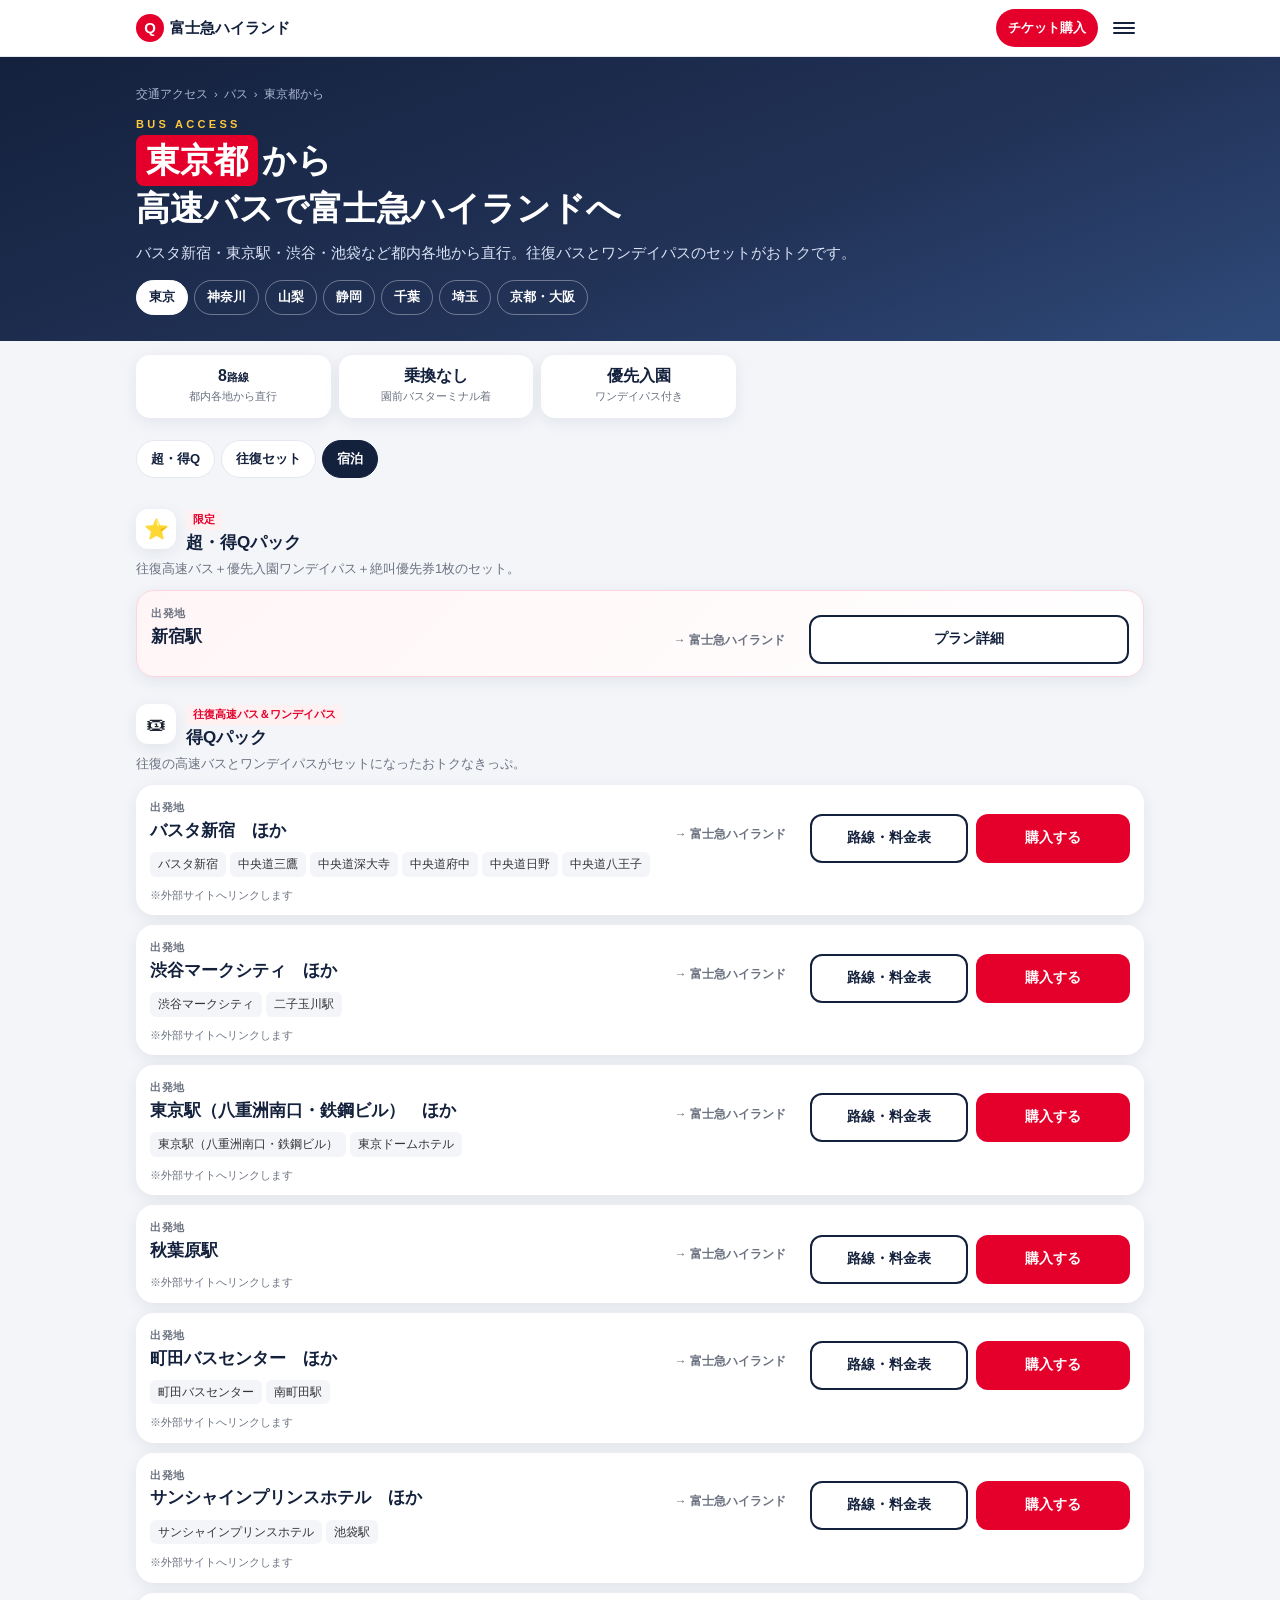
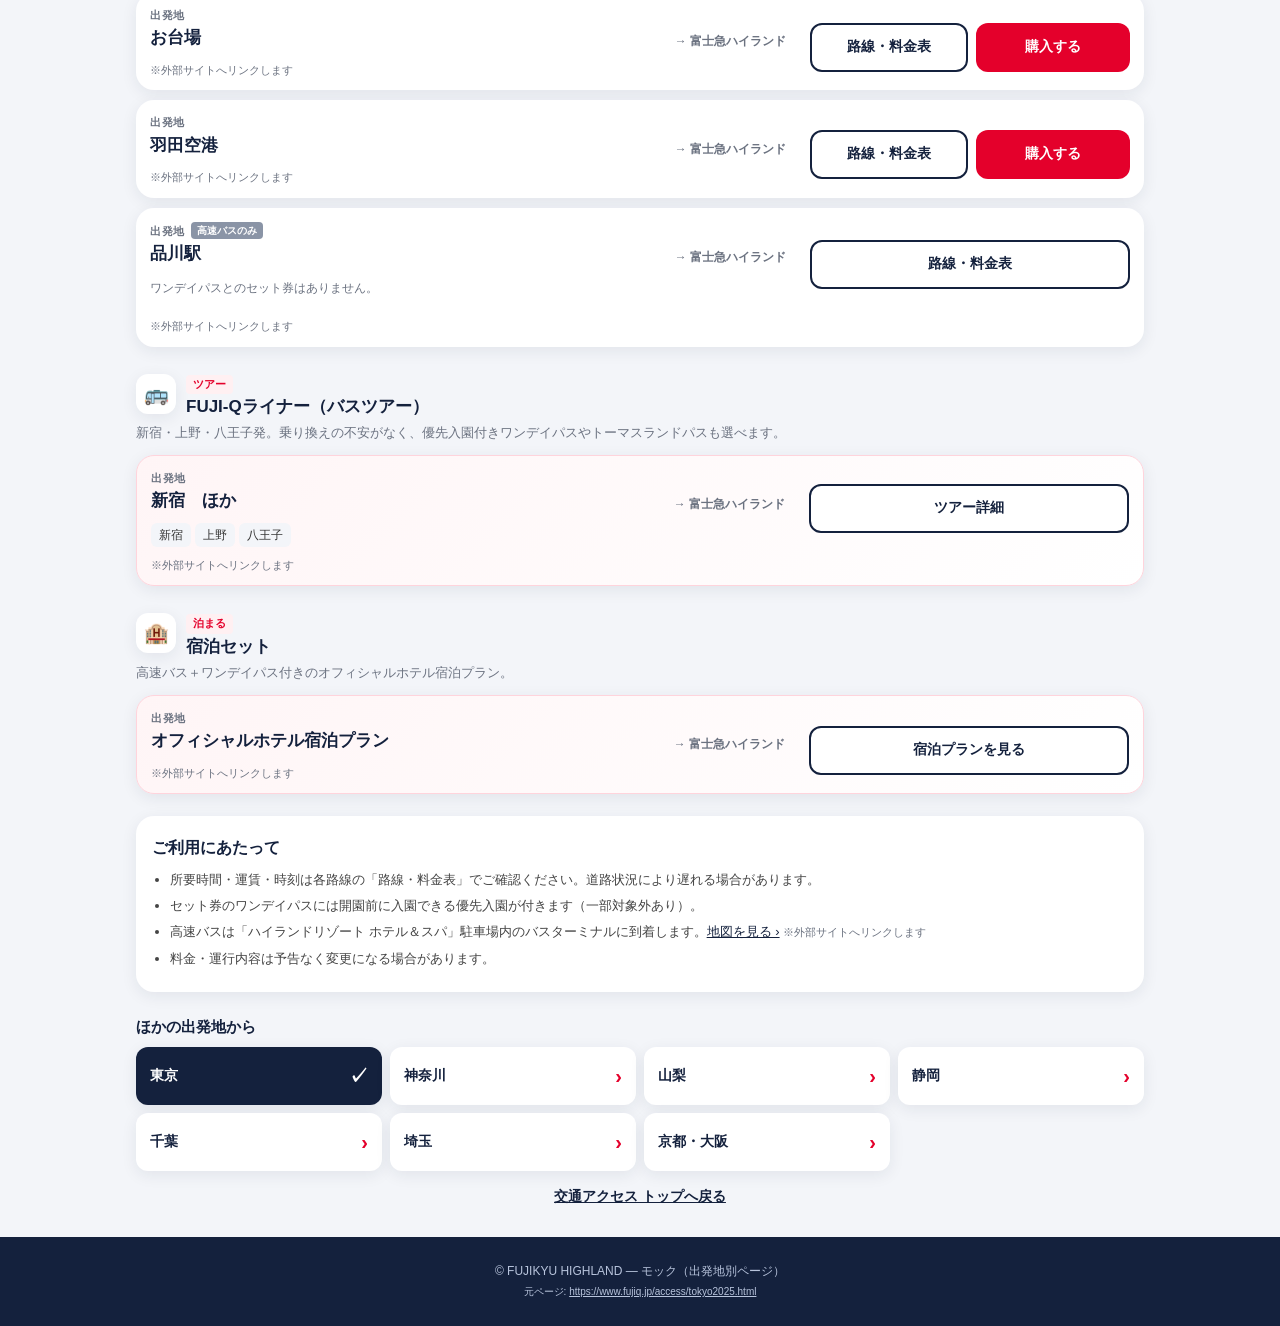
<file: bus/tokyo.html>
<!DOCTYPE html>
<html lang="ja">
<head>
<meta charset="UTF-8">
<meta name="viewport" content="width=device-width, initial-scale=1">
<title>東京都から高速バスで | 交通アクセス | 富士急ハイランド（モック）</title>
<link rel="stylesheet" href="bus.css">
</head>
<body>
<header class="header">
  <div class="wrap">
    <a class="logo" href="../index-b.html"><span class="q">Q</span>富士急ハイランド</a>
    <div class="hdr-r">
      <a class="btn-ticket" href="https://membersclub.fujiq.jp/ticket/">チケット購入</a>
      <button class="btn-menu" aria-label="メニュー"><span></span><span></span><span></span></button>
    </div>
  </div>
</header>

<section class="hero">
  <div class="wrap">
    <nav class="crumb"><a href="../index-b.html">交通アクセス</a><span>›</span><a href="../index-b.html#bus">バス</a><span>›</span>東京都から</nav>
    <div class="en">BUS ACCESS</div>
    <h1><span class="pref">東京都</span>から<br>高速バスで富士急ハイランドへ</h1>
    <p>バスタ新宿・東京駅・渋谷・池袋など都内各地から直行。往復バスとワンデイパスのセットがおトクです。</p>
  </div>
  <div class="wrap">
    <div class="pref-switch" aria-label="出発地を切り替える"><a href="tokyo.html" class="is-active">東京</a><a href="kanagawa.html">神奈川</a><a href="yamanashi.html">山梨</a><a href="shizuoka.html">静岡</a><a href="chiba.html">千葉</a><a href="saitama.html">埼玉</a><a href="kansai.html">京都・大阪</a></div>
  </div>
</section>

<div class="wrap">
  <div class="facts"><div><div class="v">8<small>路線</small></div><div class="k">都内各地から直行</div></div><div><div class="v">乗換なし</div><div class="k">園前バスターミナル着</div></div><div><div class="v">優先入園</div><div class="k">ワンデイパス付き</div></div></div>

  <nav class="jump"><div class="jump-in"><a href="#s-special">超・得Q</a><a href="#s-set">往復セット</a><a href="#s-hotel">宿泊</a></div></nav>

  
    <section class="sec kind-special" id="s-special">
      <div class="sec-head">
        <span class="ico">⭐</span>
        <div><span class="badge">限定</span><h2>超・得Qパック</h2></div>
      </div>
      <p class="sec-desc">往復高速バス＋優先入園ワンデイパス＋絶叫優先券1枚のセット。</p>
      
      <article class="route">
        <div class="route-head">
          <div class="from"><span class="lbl">出発地</span><b>新宿駅</b></div>
          <span class="to">→ 富士急ハイランド</span>
        </div>
        
        
        <div class="route-actions">
          <a class="b info" href="http://www.fujiq.jp/event/tokuQpack_2025.html" target="_blank" rel="noopener">プラン詳細</a>
          
        </div>
        
      </article>
    </section>
    <section class="sec kind-set" id="s-set">
      <div class="sec-head">
        <span class="ico">🎟</span>
        <div><span class="badge">往復高速バス＆ワンデイパス</span><h2>得Qパック</h2></div>
      </div>
      <p class="sec-desc">往復の高速バスとワンデイパスがセットになったおトクなきっぷ。</p>
      
      <article class="route">
        <div class="route-head">
          <div class="from"><span class="lbl">出発地</span><b>バスタ新宿　ほか</b></div>
          <span class="to">→ 富士急ハイランド</span>
        </div>
        <div class="stops"><span class="stop">バスタ新宿</span><span class="stop">中央道三鷹</span><span class="stop">中央道深大寺</span><span class="stop">中央道府中</span><span class="stop">中央道日野</span><span class="stop">中央道八王子</span></div>
        
        <div class="route-actions">
          <a class="b info" href="https://bus.fujikyu.co.jp/highway/detail/id/1" target="_blank" rel="noopener">路線・料金表</a>
          <a class="b buy" href="https://membersclub.fujiq.jp/ticket/" target="_blank" rel="noopener">購入する</a>
        </div>
        <small class="extnote">※外部サイトへリンクします</small>
      </article>
      <article class="route">
        <div class="route-head">
          <div class="from"><span class="lbl">出発地</span><b>渋谷マークシティ　ほか</b></div>
          <span class="to">→ 富士急ハイランド</span>
        </div>
        <div class="stops"><span class="stop">渋谷マークシティ</span><span class="stop">二子玉川駅</span></div>
        
        <div class="route-actions">
          <a class="b info" href="https://bus.fujikyu.co.jp/highway/detail/id/32" target="_blank" rel="noopener">路線・料金表</a>
          <a class="b buy" href="https://membersclub.fujiq.jp/ticket/" target="_blank" rel="noopener">購入する</a>
        </div>
        <small class="extnote">※外部サイトへリンクします</small>
      </article>
      <article class="route">
        <div class="route-head">
          <div class="from"><span class="lbl">出発地</span><b>東京駅（八重洲南口・鉄鋼ビル）　ほか</b></div>
          <span class="to">→ 富士急ハイランド</span>
        </div>
        <div class="stops"><span class="stop">東京駅（八重洲南口・鉄鋼ビル）</span><span class="stop">東京ドームホテル</span></div>
        
        <div class="route-actions">
          <a class="b info" href="https://bus.fujikyu.co.jp/highway/detail/id/37" target="_blank" rel="noopener">路線・料金表</a>
          <a class="b buy" href="https://membersclub.fujiq.jp/ticket/" target="_blank" rel="noopener">購入する</a>
        </div>
        <small class="extnote">※外部サイトへリンクします</small>
      </article>
      <article class="route">
        <div class="route-head">
          <div class="from"><span class="lbl">出発地</span><b>秋葉原駅</b></div>
          <span class="to">→ 富士急ハイランド</span>
        </div>
        
        
        <div class="route-actions">
          <a class="b info" href="https://bus.fujikyu.co.jp/highway/detail/id/40" target="_blank" rel="noopener">路線・料金表</a>
          <a class="b buy" href="https://membersclub.fujiq.jp/ticket/" target="_blank" rel="noopener">購入する</a>
        </div>
        <small class="extnote">※外部サイトへリンクします</small>
      </article>
      <article class="route">
        <div class="route-head">
          <div class="from"><span class="lbl">出発地</span><b>町田バスセンター　ほか</b></div>
          <span class="to">→ 富士急ハイランド</span>
        </div>
        <div class="stops"><span class="stop">町田バスセンター</span><span class="stop">南町田駅</span></div>
        
        <div class="route-actions">
          <a class="b info" href="https://bus.fujikyu.co.jp/highway/detail/id/34" target="_blank" rel="noopener">路線・料金表</a>
          <a class="b buy" href="https://membersclub.fujiq.jp/ticket/" target="_blank" rel="noopener">購入する</a>
        </div>
        <small class="extnote">※外部サイトへリンクします</small>
      </article>
      <article class="route">
        <div class="route-head">
          <div class="from"><span class="lbl">出発地</span><b>サンシャインプリンスホテル　ほか</b></div>
          <span class="to">→ 富士急ハイランド</span>
        </div>
        <div class="stops"><span class="stop">サンシャインプリンスホテル</span><span class="stop">池袋駅</span></div>
        
        <div class="route-actions">
          <a class="b info" href="https://bus.fujikyu.co.jp/highway/detail/id/8" target="_blank" rel="noopener">路線・料金表</a>
          <a class="b buy" href="https://membersclub.fujiq.jp/ticket/" target="_blank" rel="noopener">購入する</a>
        </div>
        <small class="extnote">※外部サイトへリンクします</small>
      </article>
      <article class="route">
        <div class="route-head">
          <div class="from"><span class="lbl">出発地</span><b>お台場</b></div>
          <span class="to">→ 富士急ハイランド</span>
        </div>
        
        
        <div class="route-actions">
          <a class="b info" href="https://bus.fujikyu.co.jp/highway/detail/id/46" target="_blank" rel="noopener">路線・料金表</a>
          <a class="b buy" href="https://membersclub.fujiq.jp/ticket/" target="_blank" rel="noopener">購入する</a>
        </div>
        <small class="extnote">※外部サイトへリンクします</small>
      </article>
      <article class="route">
        <div class="route-head">
          <div class="from"><span class="lbl">出発地</span><b>羽田空港</b></div>
          <span class="to">→ 富士急ハイランド</span>
        </div>
        
        
        <div class="route-actions">
          <a class="b info" href="https://bus.fujikyu.co.jp/highway/detail/id/4" target="_blank" rel="noopener">路線・料金表</a>
          <a class="b buy" href="https://membersclub.fujiq.jp/ticket/" target="_blank" rel="noopener">購入する</a>
        </div>
        <small class="extnote">※外部サイトへリンクします</small>
      </article>
      <article class="route">
        <div class="route-head">
          <div class="from"><span class="lbl">出発地<span class="rtag tag-only">高速バスのみ</span></span><b>品川駅</b></div>
          <span class="to">→ 富士急ハイランド</span>
        </div>
        
        <p class="rnote">ワンデイパスとのセット券はありません。</p>
        <div class="route-actions">
          <a class="b info" href="https://bus.fujikyu.co.jp/highway/detail/id/4" target="_blank" rel="noopener">路線・料金表</a>
          
        </div>
        <small class="extnote">※外部サイトへリンクします</small>
      </article>
    </section>
    <section class="sec kind-tour" id="s-tour">
      <div class="sec-head">
        <span class="ico">🚌</span>
        <div><span class="badge">ツアー</span><h2>FUJI-Qライナー（バスツアー）</h2></div>
      </div>
      <p class="sec-desc">新宿・上野・八王子発。乗り換えの不安がなく、優先入園付きワンデイパスやトーマスランドパスも選べます。</p>
      
      <article class="route">
        <div class="route-head">
          <div class="from"><span class="lbl">出発地</span><b>新宿　ほか</b></div>
          <span class="to">→ 富士急ハイランド</span>
        </div>
        <div class="stops"><span class="stop">新宿</span><span class="stop">上野</span><span class="stop">八王子</span></div>
        
        <div class="route-actions">
          <a class="b info" href="https://www.fujikyu-travel.co.jp/free/03_3.html" target="_blank" rel="noopener">ツアー詳細</a>
          
        </div>
        <small class="extnote">※外部サイトへリンクします</small>
      </article>
    </section>
    <section class="sec kind-hotel" id="s-hotel">
      <div class="sec-head">
        <span class="ico">🏨</span>
        <div><span class="badge">泊まる</span><h2>宿泊セット</h2></div>
      </div>
      <p class="sec-desc">高速バス＋ワンデイパス付きのオフィシャルホテル宿泊プラン。</p>
      
      <article class="route">
        <div class="route-head">
          <div class="from"><span class="lbl">出発地</span><b>オフィシャルホテル宿泊プラン</b></div>
          <span class="to">→ 富士急ハイランド</span>
        </div>
        
        
        <div class="route-actions">
          <a class="b info" href="https://www.fujikyu-travel.co.jp/hotel/TOP3.html" target="_blank" rel="noopener">宿泊プランを見る</a>
          
        </div>
        <small class="extnote">※外部サイトへリンクします</small>
      </article>
    </section>

  <section class="card notes">
    <h2>ご利用にあたって</h2>
    <ul>
      <li>所要時間・運賃・時刻は各路線の「路線・料金表」でご確認ください。道路状況により遅れる場合があります。</li>
      <li>セット券のワンデイパスには開園前に入園できる優先入園が付きます（一部対象外あり）。</li>
      <li>高速バスは「ハイランドリゾート ホテル＆スパ」駐車場内のバスターミナルに到着します。<a href="https://maps.app.goo.gl/nqQ9NiLLDiu8B9Hv5" target="_blank" rel="noopener">地図を見る ›</a> <small class="extnote inline">※外部サイトへリンクします</small></li>
      <li>料金・運行内容は予告なく変更になる場合があります。</li>
    </ul>
  </section>

  <div class="other">
    <h2>ほかの出発地から</h2>
    <div class="pref-grid"><a href="tokyo.html" class="is-active">東京</a><a href="kanagawa.html">神奈川</a><a href="yamanashi.html">山梨</a><a href="shizuoka.html">静岡</a><a href="chiba.html">千葉</a><a href="saitama.html">埼玉</a><a href="kansai.html">京都・大阪</a></div>
    <a class="back" href="../index-b.html">交通アクセス トップへ戻る</a>
  </div>
</div>

<footer>© FUJIKYU HIGHLAND — モック（出発地別ページ）<br><small>元ページ: <a href="https://www.fujiq.jp/access/tokyo2025.html">https://www.fujiq.jp/access/tokyo2025.html</a></small></footer>

<div class="bar">
  <a class="r" href="#top" data-pref-open>出発地を変更</a>
  <a class="t" href="https://membersclub.fujiq.jp/ticket/">チケット購入</a>
</div>

<div class="sheet" id="sheet" aria-hidden="true">
  <div class="sheet-bg" data-pref-close></div>
  <div class="sheet-body" role="dialog" aria-label="出発地を選ぶ">
    <div class="sheet-handle"></div>
    <h3>出発地を選ぶ</h3>
    <div class="pref-grid"><a href="tokyo.html" class="is-active">東京</a><a href="kanagawa.html">神奈川</a><a href="yamanashi.html">山梨</a><a href="shizuoka.html">静岡</a><a href="chiba.html">千葉</a><a href="saitama.html">埼玉</a><a href="kansai.html">京都・大阪</a></div>
    <button class="sheet-close" type="button" data-pref-close>閉じる</button>
  </div>
</div>

<script>
  const sheet=document.getElementById('sheet');
  document.querySelectorAll('[data-pref-open]').forEach(b=>b.addEventListener('click',ev=>{ev.preventDefault();sheet.classList.add('is-open');sheet.setAttribute('aria-hidden','false');}));
  document.querySelectorAll('[data-pref-close]').forEach(b=>b.addEventListener('click',()=>{sheet.classList.remove('is-open');sheet.setAttribute('aria-hidden','true');}));
  // ジャンプタブのアクティブ表示
  const jl=[...document.querySelectorAll('.jump a')];
  const io=new IntersectionObserver(es=>{es.forEach(x=>{if(x.isIntersecting)jl.forEach(a=>a.classList.toggle('is-active',a.getAttribute('href')==='#'+x.target.id));});},{rootMargin:'-120px 0px -60% 0px'});
  jl.forEach(a=>{const t=document.querySelector(a.getAttribute('href'));if(t)io.observe(t);});
</script>
</body>
</html>
</file>
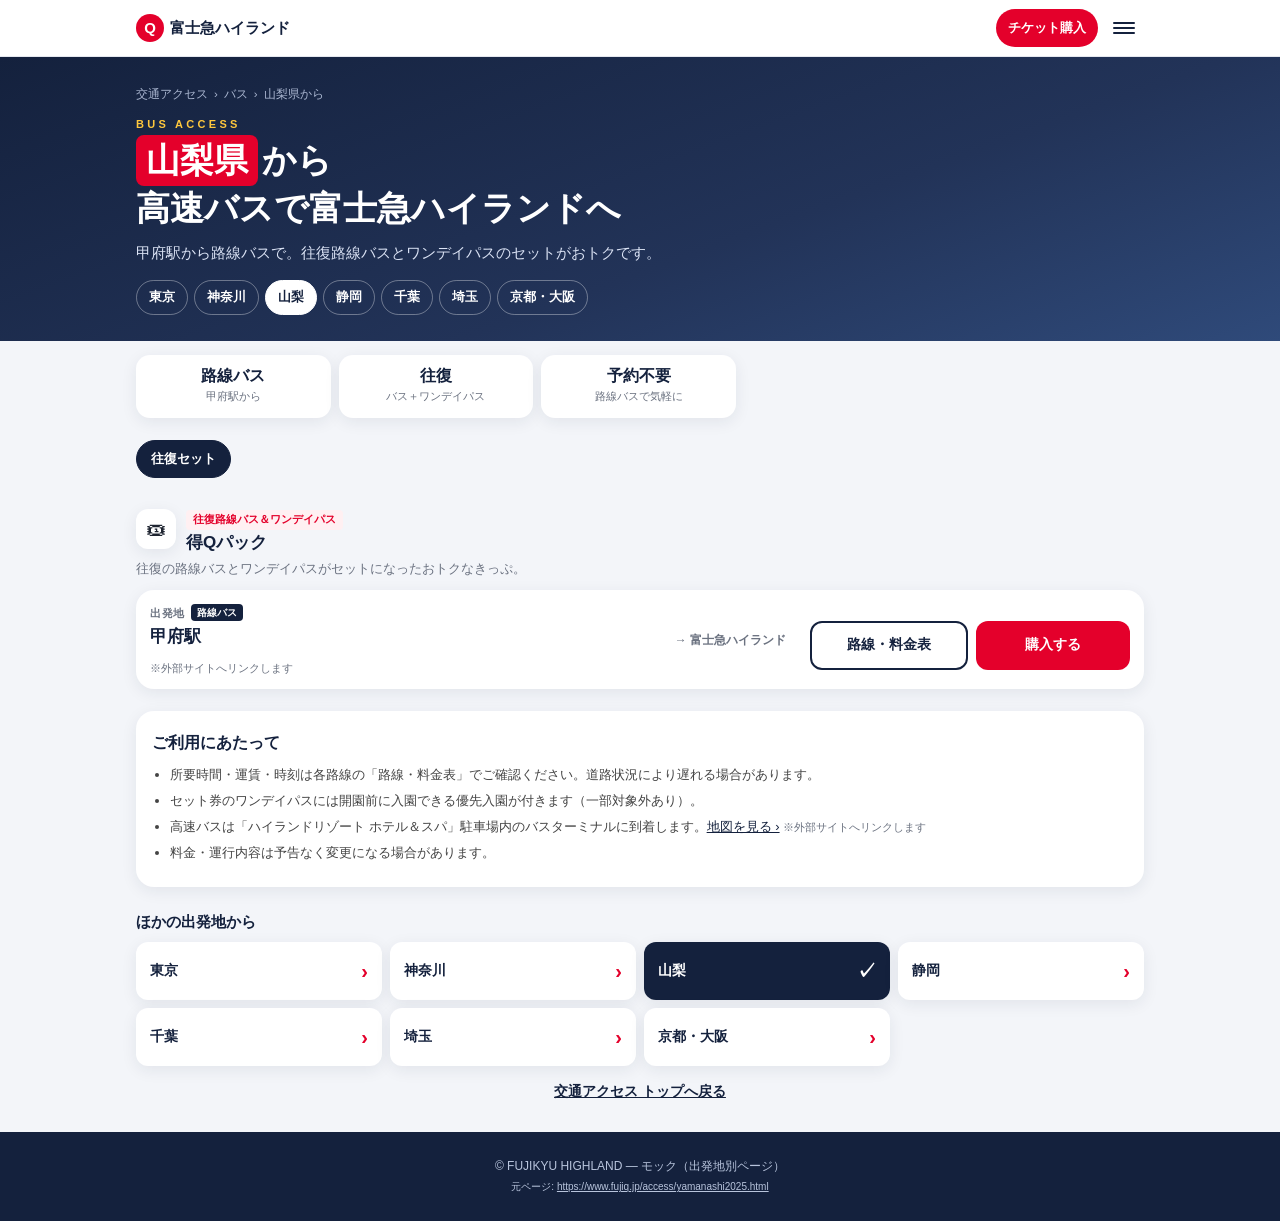
<file: bus/yamanashi.html>
<!DOCTYPE html>
<html lang="ja">
<head>
<meta charset="UTF-8">
<meta name="viewport" content="width=device-width, initial-scale=1">
<title>山梨県から高速バスで | 交通アクセス | 富士急ハイランド（モック）</title>
<link rel="stylesheet" href="bus.css">
</head>
<body>
<header class="header">
  <div class="wrap">
    <a class="logo" href="../index-b.html"><span class="q">Q</span>富士急ハイランド</a>
    <div class="hdr-r">
      <a class="btn-ticket" href="https://membersclub.fujiq.jp/ticket/">チケット購入</a>
      <button class="btn-menu" aria-label="メニュー"><span></span><span></span><span></span></button>
    </div>
  </div>
</header>

<section class="hero">
  <div class="wrap">
    <nav class="crumb"><a href="../index-b.html">交通アクセス</a><span>›</span><a href="../index-b.html#bus">バス</a><span>›</span>山梨県から</nav>
    <div class="en">BUS ACCESS</div>
    <h1><span class="pref">山梨県</span>から<br>高速バスで富士急ハイランドへ</h1>
    <p>甲府駅から路線バスで。往復路線バスとワンデイパスのセットがおトクです。</p>
  </div>
  <div class="wrap">
    <div class="pref-switch" aria-label="出発地を切り替える"><a href="tokyo.html">東京</a><a href="kanagawa.html">神奈川</a><a href="yamanashi.html" class="is-active">山梨</a><a href="shizuoka.html">静岡</a><a href="chiba.html">千葉</a><a href="saitama.html">埼玉</a><a href="kansai.html">京都・大阪</a></div>
  </div>
</section>

<div class="wrap">
  <div class="facts"><div><div class="v">路線バス</div><div class="k">甲府駅から</div></div><div><div class="v">往復</div><div class="k">バス＋ワンデイパス</div></div><div><div class="v">予約不要</div><div class="k">路線バスで気軽に</div></div></div>

  <nav class="jump"><div class="jump-in"><a href="#s-set">往復セット</a></div></nav>

  
    <section class="sec kind-set" id="s-set">
      <div class="sec-head">
        <span class="ico">🎟</span>
        <div><span class="badge">往復路線バス＆ワンデイパス</span><h2>得Qパック</h2></div>
      </div>
      <p class="sec-desc">往復の路線バスとワンデイパスがセットになったおトクなきっぷ。</p>
      
      <article class="route">
        <div class="route-head">
          <div class="from"><span class="lbl">出発地<span class="rtag">路線バス</span></span><b>甲府駅</b></div>
          <span class="to">→ 富士急ハイランド</span>
        </div>
        
        
        <div class="route-actions">
          <a class="b info" href="https://www.fujikyubus.co.jp/regular/#section-6" target="_blank" rel="noopener">路線・料金表</a>
          <a class="b buy" href="https://membersclub.fujiq.jp/ticket/" target="_blank" rel="noopener">購入する</a>
        </div>
        <small class="extnote">※外部サイトへリンクします</small>
      </article>
    </section>

  <section class="card notes">
    <h2>ご利用にあたって</h2>
    <ul>
      <li>所要時間・運賃・時刻は各路線の「路線・料金表」でご確認ください。道路状況により遅れる場合があります。</li>
      <li>セット券のワンデイパスには開園前に入園できる優先入園が付きます（一部対象外あり）。</li>
      <li>高速バスは「ハイランドリゾート ホテル＆スパ」駐車場内のバスターミナルに到着します。<a href="https://maps.app.goo.gl/nqQ9NiLLDiu8B9Hv5" target="_blank" rel="noopener">地図を見る ›</a> <small class="extnote inline">※外部サイトへリンクします</small></li>
      <li>料金・運行内容は予告なく変更になる場合があります。</li>
    </ul>
  </section>

  <div class="other">
    <h2>ほかの出発地から</h2>
    <div class="pref-grid"><a href="tokyo.html">東京</a><a href="kanagawa.html">神奈川</a><a href="yamanashi.html" class="is-active">山梨</a><a href="shizuoka.html">静岡</a><a href="chiba.html">千葉</a><a href="saitama.html">埼玉</a><a href="kansai.html">京都・大阪</a></div>
    <a class="back" href="../index-b.html">交通アクセス トップへ戻る</a>
  </div>
</div>

<footer>© FUJIKYU HIGHLAND — モック（出発地別ページ）<br><small>元ページ: <a href="https://www.fujiq.jp/access/yamanashi2025.html">https://www.fujiq.jp/access/yamanashi2025.html</a></small></footer>

<div class="bar">
  <a class="r" href="#top" data-pref-open>出発地を変更</a>
  <a class="t" href="https://membersclub.fujiq.jp/ticket/">チケット購入</a>
</div>

<div class="sheet" id="sheet" aria-hidden="true">
  <div class="sheet-bg" data-pref-close></div>
  <div class="sheet-body" role="dialog" aria-label="出発地を選ぶ">
    <div class="sheet-handle"></div>
    <h3>出発地を選ぶ</h3>
    <div class="pref-grid"><a href="tokyo.html">東京</a><a href="kanagawa.html">神奈川</a><a href="yamanashi.html" class="is-active">山梨</a><a href="shizuoka.html">静岡</a><a href="chiba.html">千葉</a><a href="saitama.html">埼玉</a><a href="kansai.html">京都・大阪</a></div>
    <button class="sheet-close" type="button" data-pref-close>閉じる</button>
  </div>
</div>

<script>
  const sheet=document.getElementById('sheet');
  document.querySelectorAll('[data-pref-open]').forEach(b=>b.addEventListener('click',ev=>{ev.preventDefault();sheet.classList.add('is-open');sheet.setAttribute('aria-hidden','false');}));
  document.querySelectorAll('[data-pref-close]').forEach(b=>b.addEventListener('click',()=>{sheet.classList.remove('is-open');sheet.setAttribute('aria-hidden','true');}));
  // ジャンプタブのアクティブ表示
  const jl=[...document.querySelectorAll('.jump a')];
  const io=new IntersectionObserver(es=>{es.forEach(x=>{if(x.isIntersecting)jl.forEach(a=>a.classList.toggle('is-active',a.getAttribute('href')==='#'+x.target.id));});},{rootMargin:'-120px 0px -60% 0px'});
  jl.forEach(a=>{const t=document.querySelector(a.getAttribute('href'));if(t)io.observe(t);});
</script>
</body>
</html>
</file>
<file: bus/bus.css>
:root{
  --red:#e4002b;--navy:#14213d;--navy2:#223358;--accent:#ffc83d;
  --ink:#1e2430;--muted:#6b7280;--line:#e5e8ef;--bg:#f3f5f9;--card:#fff;
  --r:18px;--shadow:0 4px 16px rgba(20,33,61,.08);
}
*{box-sizing:border-box}
html{scroll-behavior:smooth;scroll-padding-top:110px}
body{margin:0;font-family:"Hiragino Kaku Gothic ProN","Hiragino Sans","Noto Sans JP","Yu Gothic",Meiryo,sans-serif;color:var(--ink);background:var(--bg);line-height:1.7;-webkit-font-smoothing:antialiased}
a{color:var(--navy)}
.wrap{max-width:1040px;margin:0 auto;padding:0 16px}

/* header */
.header{position:sticky;top:0;z-index:50;background:#fff;border-bottom:1px solid var(--line)}
.header .wrap{display:flex;align-items:center;justify-content:space-between;height:56px}
.logo{display:flex;align-items:center;gap:6px;font-weight:800;color:var(--navy);text-decoration:none;font-size:15px;white-space:nowrap}
.logo .q{width:28px;height:28px;border-radius:50%;background:var(--red);color:#fff;display:grid;place-items:center;font-size:15px;font-weight:900}
.hdr-r{display:flex;align-items:center;gap:6px}
.btn-ticket{background:var(--red);color:#fff;text-decoration:none;font-weight:700;font-size:13px;padding:8px 12px;border-radius:999px;white-space:nowrap}
.btn-menu{width:40px;height:40px;border:0;background:transparent;cursor:pointer}
.btn-menu span{display:block;width:22px;height:2px;background:var(--navy);margin:3px auto;border-radius:2px}

/* hero */
.hero{background:linear-gradient(160deg,var(--navy) 0%,var(--navy2) 60%,#2f4a7a 100%);color:#fff;padding:12px 0 18px}
.crumb{font-size:11.5px;color:#aab6d0;margin-bottom:10px;white-space:nowrap;overflow:hidden;text-overflow:ellipsis}
.crumb a{color:#aab6d0;text-decoration:none}
.crumb span{margin:0 6px}
.hero .en{font-size:11px;letter-spacing:.3em;color:var(--accent);font-weight:700}
.hero h1{margin:2px 0 8px;font-size:22px;line-height:1.35}
.hero h1 .pref{display:inline-block;background:var(--red);color:#fff;padding:0 10px;border-radius:8px;font-size:24px;line-height:1.5;margin-right:4px}
.hero p{margin:0 0 14px;font-size:13.5px;color:#dbe3f5}
.pref-switch{display:flex;gap:6px;overflow-x:auto;scrollbar-width:none;padding-bottom:2px}
.pref-switch::-webkit-scrollbar{display:none}
.pref-switch a{flex:none;color:#fff;text-decoration:none;font-size:12.5px;font-weight:700;padding:6px 12px;border-radius:999px;border:1.5px solid rgba(255,255,255,.35)}
.pref-switch a.is-active{background:#fff;color:var(--navy);border-color:#fff}

/* facts */
.facts{display:grid;grid-template-columns:repeat(3,1fr);gap:8px;margin:14px 0}
.facts>div{background:#fff;border-radius:14px;padding:12px 6px;text-align:center;box-shadow:var(--shadow)}
.facts .v{font-size:16px;font-weight:900;color:var(--navy);line-height:1.1;white-space:nowrap}
.facts .v small{font-size:11px;font-weight:700}
.facts .k{font-size:10.5px;color:var(--muted);margin-top:4px}

/* jump tabs */
.jump{position:sticky;top:56px;z-index:40;background:rgba(243,245,249,.95);backdrop-filter:blur(6px);margin:0 -16px;padding:8px 16px;border-bottom:1px solid var(--line)}
.jump-in{display:flex;gap:6px;overflow-x:auto;scrollbar-width:none}
.jump-in::-webkit-scrollbar{display:none}
.jump a{flex:none;white-space:nowrap;text-decoration:none;font-size:13px;font-weight:700;color:var(--navy);background:#fff;border:1.5px solid var(--line);padding:7px 14px;border-radius:999px}
.jump a.is-active{background:var(--navy);color:#fff;border-color:var(--navy)}

/* sections */
.sec{margin:18px 0 22px}
.sec-head{display:flex;align-items:center;gap:10px;margin-bottom:4px}
.sec-head .ico{width:40px;height:40px;border-radius:12px;background:#fff;box-shadow:var(--shadow);display:grid;place-items:center;font-size:20px;flex:none}
.sec-head h2{margin:0;font-size:17px;color:var(--navy);line-height:1.3}
.badge{display:inline-block;font-size:10.5px;font-weight:800;color:var(--red);background:#fff0f2;border-radius:4px;padding:1px 7px;margin-bottom:2px}
.kind-only .badge{color:#555;background:#eceef2}
.sec-desc{margin:0 0 10px;font-size:13px;color:var(--muted)}

.route{background:var(--card);border-radius:var(--r);box-shadow:var(--shadow);padding:14px 14px 12px;margin-bottom:10px}
.route-head{display:flex;align-items:flex-end;justify-content:space-between;gap:8px}
.from .lbl{display:block;font-size:10.5px;color:var(--muted);font-weight:700;letter-spacing:.05em}
.from b{font-size:17px;color:var(--navy);line-height:1.3}
.rtag{display:inline-block;margin-left:6px;font-size:10px;font-weight:800;color:#fff;background:var(--navy);border-radius:4px;padding:0 6px;letter-spacing:0;vertical-align:1px}
.rtag.tag-only{background:#8a94a6}
.rnote{margin:6px 0 10px;font-size:12px;color:var(--muted)}
.route-head+.route-actions{margin-top:10px}
.extnote{display:block;font-size:11px;line-height:1.5;color:var(--muted);font-weight:400;margin-top:6px;text-align:center}
.extnote.inline{display:inline;margin:0}
.route .extnote{text-align:left}
.to{font-size:12px;color:var(--muted);white-space:nowrap;font-weight:700}
.stops{display:flex;flex-wrap:wrap;gap:4px;margin:8px 0 10px}
.stop{font-size:12px;background:var(--bg);border-radius:6px;padding:2px 8px;color:#333}
.route-actions{display:flex;gap:8px}
.b{flex:1;display:flex;align-items:center;justify-content:center;padding:11px 8px;border-radius:12px;text-decoration:none;font-weight:800;font-size:13.5px;min-height:44px;white-space:nowrap}
.b.info{background:#fff;color:var(--navy);border:2px solid var(--navy)}
.b.buy{background:var(--red);color:#fff}
.kind-hotel .route,.kind-tour .route,.kind-special .route{background:linear-gradient(135deg,#fff5f6,#fff);border:1.5px solid #ffd4dc}

/* notes */
.card{background:var(--card);border-radius:var(--r);box-shadow:var(--shadow);padding:18px 16px;margin-bottom:14px}
.notes h2{margin:0 0 8px;font-size:16px;color:var(--navy)}
.notes ul{margin:0;padding-left:18px;font-size:13px;color:#444}
.notes li{margin:4px 0}

/* other prefs */
.other{margin:22px 0}
.other h2{font-size:15px;color:var(--navy);margin:0 0 8px}
.pref-grid{display:grid;grid-template-columns:repeat(2,1fr);gap:8px}
.pref-grid a{display:flex;align-items:center;justify-content:space-between;background:#fff;border-radius:12px;padding:12px 14px;text-decoration:none;color:var(--navy);font-weight:700;font-size:14px;box-shadow:var(--shadow)}
.pref-grid a::after{content:"›";font-size:20px;color:var(--red)}
.pref-grid a.is-active{background:var(--navy);color:#fff}
.pref-grid a.is-active::after{content:"✓";color:#fff}
.back{display:block;text-align:center;margin-top:14px;font-weight:700;font-size:14px}

footer{background:var(--navy);color:#b8c4dc;font-size:12px;text-align:center;padding:24px 16px 110px;margin-top:28px}
footer a{color:#b8c4dc;word-break:break-all}

/* bottom bar */
.bar{position:fixed;left:0;right:0;bottom:0;z-index:60;background:#fff;border-top:1px solid var(--line);padding:8px 12px calc(8px + env(safe-area-inset-bottom));display:flex;gap:8px}
.bar a{flex:1;display:flex;align-items:center;justify-content:center;gap:6px;padding:12px;border-radius:12px;text-decoration:none;font-weight:800;font-size:14px}
.bar .r{background:#fff;color:var(--navy);border:2px solid var(--navy)}
.bar .t{background:var(--red);color:#fff}

/* bottom sheet */
.sheet{position:fixed;inset:0;z-index:100;display:none}
.sheet.is-open{display:block}
.sheet-bg{position:absolute;inset:0;background:rgba(10,15,30,.55)}
.sheet-body{position:absolute;left:0;right:0;bottom:0;background:#fff;border-radius:20px 20px 0 0;padding:10px 16px calc(16px + env(safe-area-inset-bottom));max-height:80vh;overflow:auto}
.sheet-handle{width:40px;height:4px;border-radius:2px;background:#d4d8e2;margin:0 auto 10px}
.sheet-body h3{margin:0 0 10px;font-size:16px;color:var(--navy)}
.sheet-close{width:100%;margin-top:12px;border:0;background:var(--bg);border-radius:12px;padding:12px;font-weight:800;font-family:inherit;font-size:14px;cursor:pointer}

@media (min-width:900px){
  .hero{padding:28px 0 24px}
  .hero h1{font-size:34px}
  .hero h1 .pref{font-size:34px}
  .hero p{font-size:15px}
  .facts{max-width:600px}
  .jump{margin:0;padding:8px 0;background:transparent;backdrop-filter:none;border:0;position:static}
  .sec .route{display:grid;grid-template-columns:1fr auto;gap:4px 24px;align-items:center}
  .sec .route-head{grid-column:1}
  .sec .stops{grid-column:1;margin:4px 0 0}
  .sec .route-actions{grid-column:2;grid-row:1/3;min-width:320px}
  .pref-grid{grid-template-columns:repeat(4,1fr)}
  .bar{display:none}
  footer{padding-bottom:24px}
}
</file>
